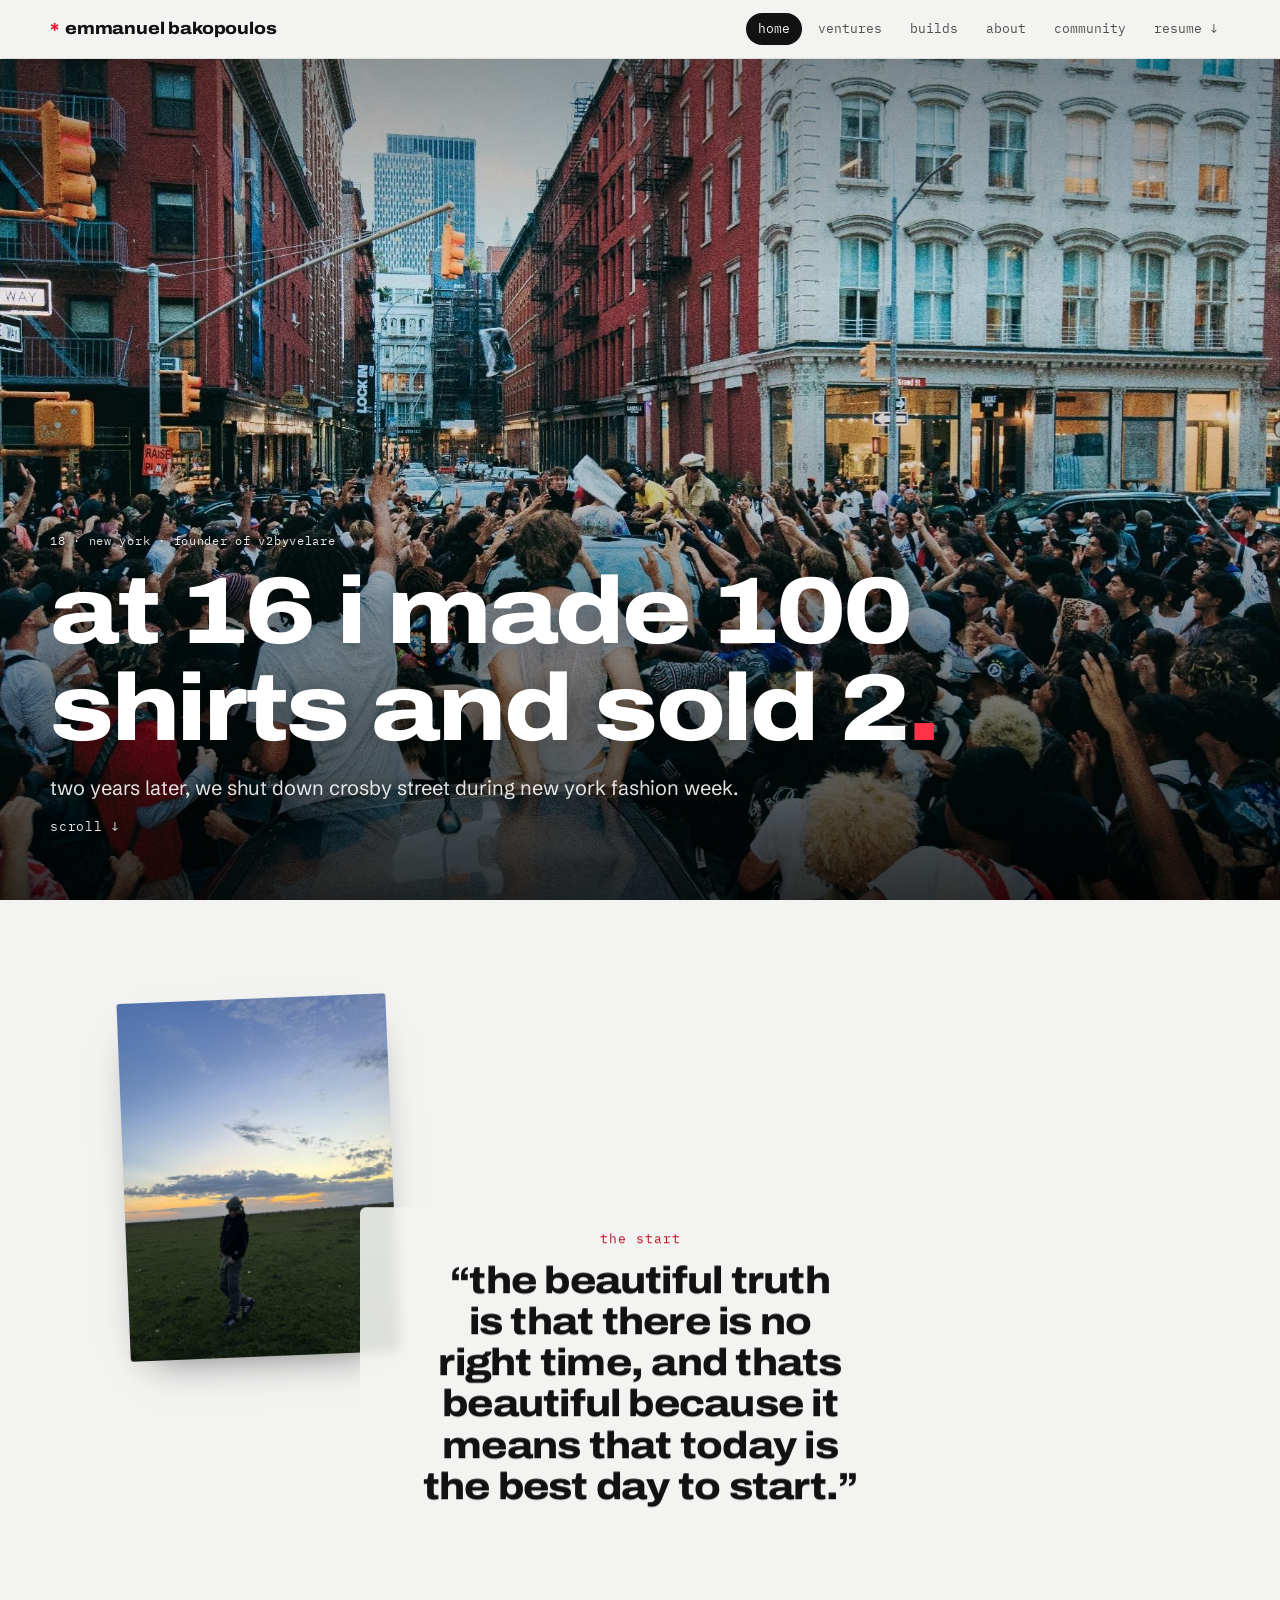
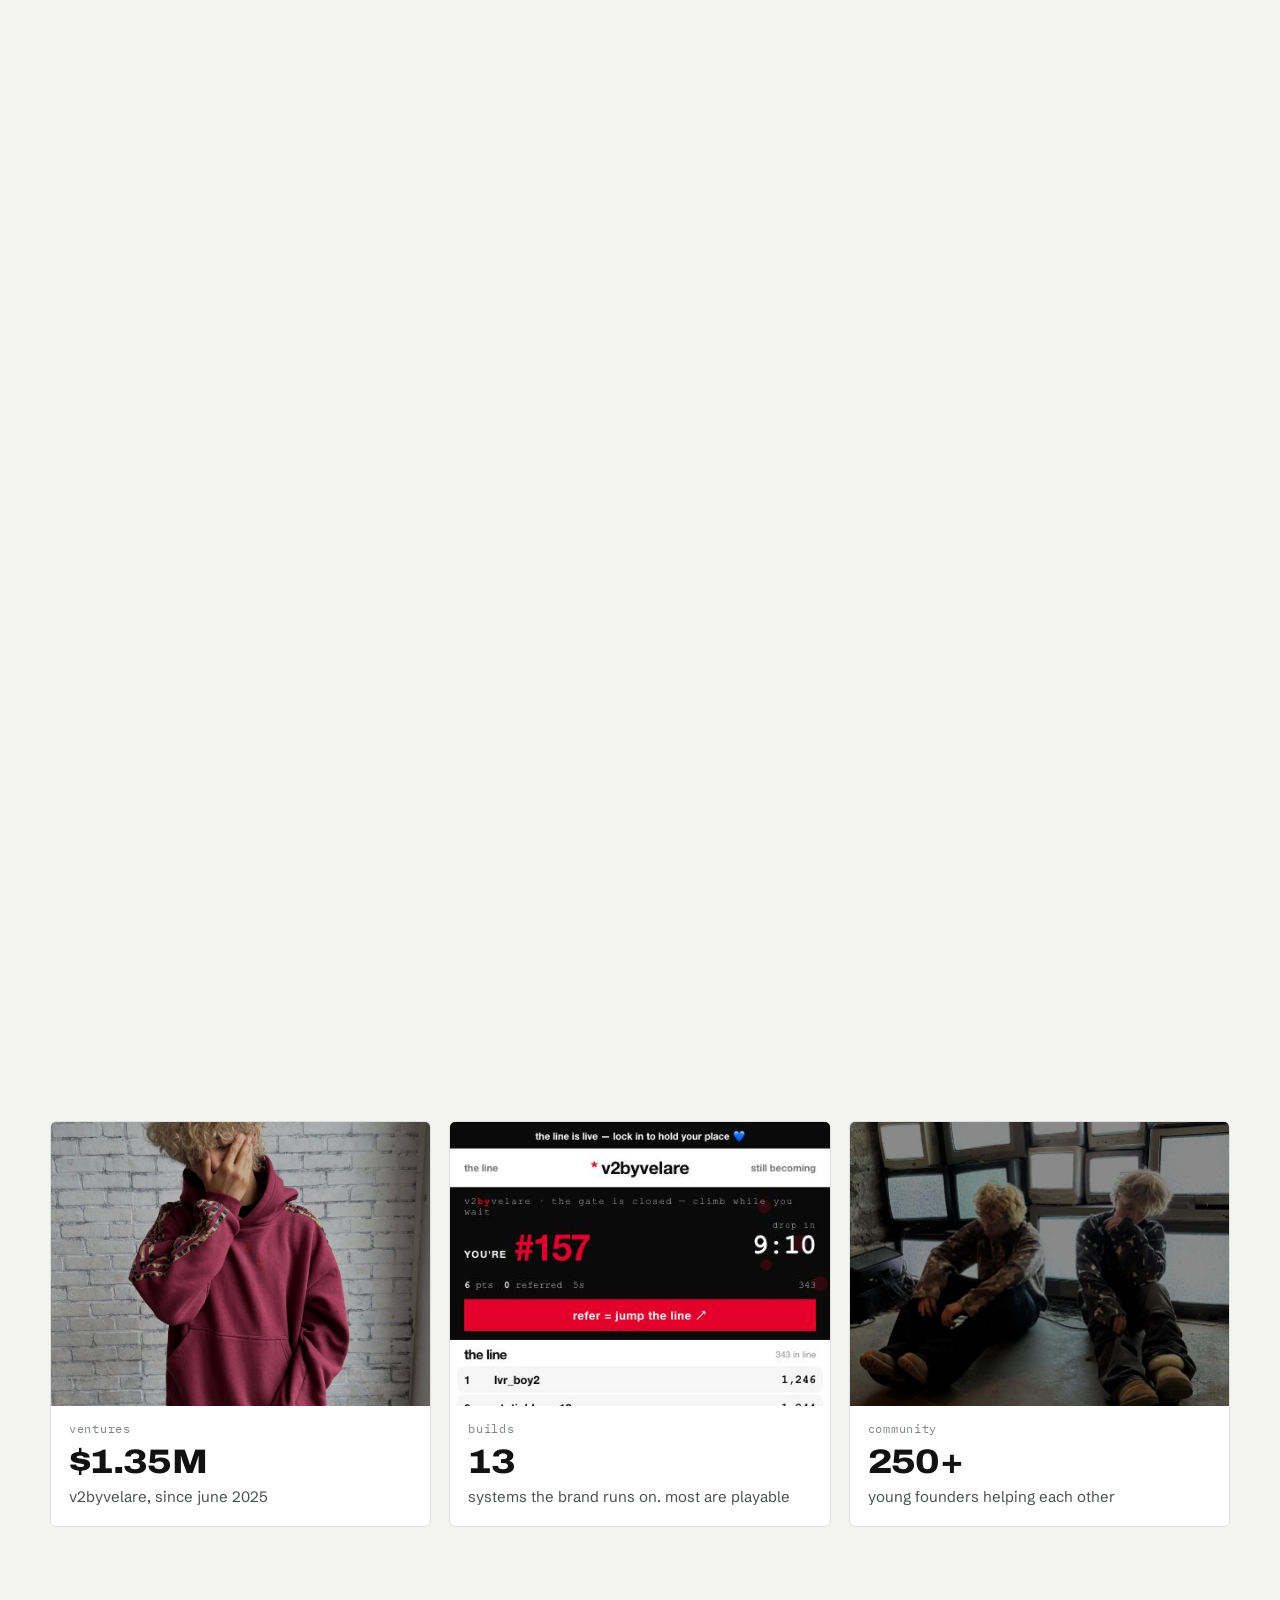
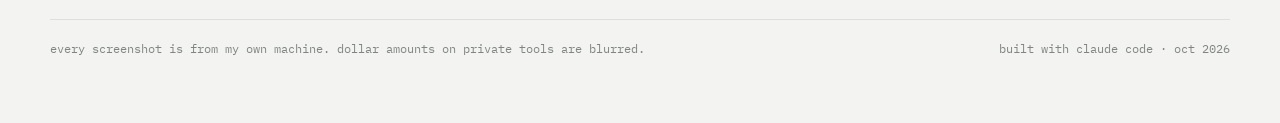
<file: index.html>
<!doctype html><html><head><meta charset=utf8><meta name=viewport content="width=device-width,initial-scale=1,viewport-fit=cover"><title>Emmanuel Bakopoulos</title><meta name="description" content="18, founder of v2byvelare. $1.35M bootstrapped apparel brand, and the software I built to run it."><meta property="og:title" content="Emmanuel Bakopoulos"><meta property="og:description" content="18, founder of v2byvelare. $1.35M bootstrapped apparel brand, and the software I built to run it."><meta property="og:image" content="https://emanswor1d.github.io/img/hero.jpg"><style>:root{color-scheme:light;box-sizing:border-box;padding-top:env(safe-area-inset-top,0px);padding-bottom:env(safe-area-inset-bottom,0px)}html{scroll-padding-top:env(safe-area-inset-top,0px)}body{margin:0;padding:0;font:14px -apple-system,BlinkMacSystemFont,sans-serif;background:#faf9f5;color:#141413}img{max-width:100%}[hidden]:not([hidden=until-found i]){display:none!important}</style></head><body>
<link rel="preconnect" href="https://fonts.googleapis.com">
<link rel="preconnect" href="https://fonts.gstatic.com" crossorigin>
<link rel="stylesheet" href="https://fonts.googleapis.com/css2?family=Archivo:wdth,wght@62..125,400..900&family=Schibsted+Grotesk:wght@400;500;600&family=IBM+Plex+Mono:wght@400;500&display=swap">
<style>
/* layout: one catalog of everything made, clothes and code. hang-tag labels in mono, wide lowercase display, real screenshots carry the page */
:root{
  --paper:#f3f4f2; --card:#ffffff; --ink:#111211; --ink-2:#4b4f4c; --ink-3:#808581;
  --rule:#dcdfdb; --rule-2:#e8eae6; --red:#e1122b; --red-ink:#b80d22; --green:#1f8a4c; --amber:#a86a00;
  --shot-bg:#e7e9e5; --bar-a:#b9beb9; --bar-b:#111211;
  --display:"Archivo","Helvetica Neue",Arial,sans-serif;
  --body:"Schibsted Grotesk",ui-sans-serif,system-ui,-apple-system,sans-serif;
  --mono:"IBM Plex Mono",ui-monospace,"SF Mono",Menlo,monospace;
}
@media (prefers-color-scheme:dark){:root:not([data-theme="light"]){
  --paper:#0e0f0e; --card:#161816; --ink:#eef0ed; --ink-2:#b3b8b3; --ink-3:#7d827d;
  --rule:#2a2d2a; --rule-2:#202320; --red:#ff3b50; --red-ink:#ff6b7c; --green:#4cc27f; --amber:#e3a33a;
  --shot-bg:#1d201d; --bar-a:#4a4f4a; --bar-b:#eef0ed; color-scheme:dark}}
:root[data-theme="dark"]{
  --paper:#0e0f0e; --card:#161816; --ink:#eef0ed; --ink-2:#b3b8b3; --ink-3:#7d827d;
  --rule:#2a2d2a; --rule-2:#202320; --red:#ff3b50; --red-ink:#ff6b7c; --green:#4cc27f; --amber:#e3a33a;
  --shot-bg:#1d201d; --bar-a:#4a4f4a; --bar-b:#eef0ed; color-scheme:dark}

*{box-sizing:border-box}
html{scroll-behavior:smooth}
html,body{overflow-x:clip}
body{background:var(--paper);color:var(--ink);font-family:var(--body);font-size:16px;line-height:1.55;-webkit-font-smoothing:antialiased;padding-inline:clamp(16px,4vw,48px);padding-block:0 64px}
a{color:inherit}
img{display:block;max-width:100%}
button{font:inherit;color:inherit}
:focus-visible{outline:2px solid var(--red);outline-offset:3px;border-radius:2px}
.wrap{max-width:1180px;margin-inline:auto}

/* header */
header.top{position:sticky;top:env(safe-area-inset-top,0px);z-index:20;background:color-mix(in srgb,var(--paper) 90%,transparent);backdrop-filter:blur(10px);-webkit-backdrop-filter:blur(10px);border-bottom:1px solid var(--rule);margin-inline:calc(-1*clamp(16px,4vw,48px));padding-inline:clamp(16px,4vw,48px)}
.bar{max-width:1180px;margin-inline:auto;display:flex;align-items:center;gap:20px;min-height:58px;flex-wrap:wrap}
.mark{font-family:var(--display);font-weight:800;font-stretch:112%;font-size:17px;letter-spacing:-.01em;text-decoration:none;display:flex;align-items:baseline;gap:6px;white-space:nowrap}
.mark .ast{color:var(--red);font-size:22px;line-height:0;position:relative;top:4px}
nav.tabs{display:flex;gap:4px;margin-left:auto}
nav.tabs a{font-family:var(--mono);font-size:13px;text-decoration:none;padding:6px 12px;border-radius:999px;color:var(--ink-2)}
nav.tabs a:hover{color:var(--ink);background:var(--rule-2)}
nav.tabs a[aria-current="page"]{color:var(--paper);background:var(--ink)}

/* type */
.eyebrow{font-family:var(--mono);font-size:12px;letter-spacing:.06em;color:var(--ink-3);text-transform:lowercase}
h1,h2,h3{font-family:var(--display);font-weight:800;font-stretch:118%;letter-spacing:-.025em;line-height:1.02;margin:0;text-wrap:balance}
h1{font-size:clamp(34px,6.2vw,76px)}
h2{font-size:clamp(28px,4vw,46px)}
h3{font-size:clamp(20px,2.2vw,26px);font-stretch:110%;letter-spacing:-.015em}
p{margin:0}
.lede{font-size:clamp(17px,1.6vw,20px);color:var(--ink-2);max-width:58ch}
.mono{font-family:var(--mono)}

section.view{padding-top:clamp(36px,6vw,72px)}
section.view[hidden]{display:none}

/* intro */
.intro{display:grid;gap:22px;padding-bottom:clamp(32px,5vw,56px);border-bottom:1px solid var(--rule)}
.intro h1 .r{color:var(--red)}
.facts{display:flex;flex-wrap:wrap;gap:8px 22px;font-family:var(--mono);font-size:13px;color:var(--ink-2)}
.facts b{color:var(--ink);font-weight:500}

/* tags + status */
.tag{font-family:var(--mono);font-size:11.5px;color:var(--ink-2);border:1px solid var(--rule);border-radius:3px;padding:1px 7px;white-space:nowrap}
.status{display:inline-flex;align-items:center;gap:7px;font-family:var(--mono);font-size:12px;color:var(--ink-2)}
.status::before{content:"";width:7px;height:7px;border-radius:50%;background:var(--ink-3);flex:none}
.status.live::before{background:var(--green);box-shadow:0 0 0 3px color-mix(in srgb,var(--green) 22%,transparent)}
.status.built::before{background:var(--amber)}
.status.killed::before{background:var(--red)}

/* work grid */
.gridhead{display:flex;justify-content:space-between;align-items:baseline;gap:16px;flex-wrap:wrap;padding:clamp(28px,4vw,44px) 0 18px}
.grid{display:grid;grid-template-columns:repeat(auto-fill,minmax(min(100%,340px),1fr));gap:18px}
.card{display:flex;flex-direction:column;background:var(--card);border:1px solid var(--rule);border-radius:6px;overflow:hidden;text-decoration:none;color:inherit;min-width:0;transition:transform .18s ease,border-color .18s ease}
.card:hover{transform:translateY(-3px);border-color:var(--ink-3)}
.card .thumb{aspect-ratio:16/10;background:var(--shot-bg);overflow:hidden;position:relative;border-bottom:1px solid var(--rule)}
.card .thumb img{width:100%;height:100%;object-fit:cover;object-position:top center}
.card .thumb.phone{display:flex;justify-content:center;align-items:flex-start;gap:10px;padding:16px 16px 0}
.card .thumb.phone img{width:31%;height:auto;object-fit:contain;border-radius:10px 10px 0 0;border:1px solid var(--rule)}
.card .thumb.text{display:flex;align-items:center;justify-content:center;padding:20px}
.card .body{padding:16px 18px 18px;display:flex;flex-direction:column;gap:8px;flex:1}
.card .row{display:flex;justify-content:space-between;align-items:center;gap:10px}
.card p{color:var(--ink-2);font-size:15px}
.card .meta{display:flex;gap:6px;flex-wrap:wrap;margin-top:auto;padding-top:6px}

/* pipeline mini (signaller) */
.pipe{display:flex;flex-wrap:wrap;gap:6px;align-items:center;justify-content:center;font-family:var(--mono);font-size:12px}
.pipe span{border:1px solid var(--ink-3);border-radius:3px;padding:4px 8px;background:var(--card)}
.pipe i{font-style:normal;color:var(--ink-3)}

/* detail */
.back{font-family:var(--mono);font-size:13px;text-decoration:none;color:var(--ink-2);display:inline-flex;gap:6px}
.back:hover{color:var(--red)}
.dhead{display:grid;gap:16px;padding:18px 0 28px;border-bottom:1px solid var(--rule)}
.dhead .row{display:flex;gap:10px 18px;flex-wrap:wrap;align-items:center}
.gallery{display:flex;gap:16px;overflow-x:auto;scroll-snap-type:x mandatory;padding:28px 2px 18px;margin-inline:-2px;scrollbar-width:thin}
.gallery figure{margin:0;scroll-snap-align:start;flex:none;display:flex;flex-direction:column;gap:10px;width:min(860px,86%)}
.gallery figure.ph{width:250px}
.gallery figure.mid{width:min(420px,80%)}
.shot{background:var(--shot-bg);border:1px solid var(--rule);border-radius:6px;overflow:hidden;cursor:zoom-in;padding:0;display:block;width:100%}
.ph .shot{border-radius:22px;border:6px solid var(--ink);background:var(--ink)}
.ph .shot img{border-radius:15px}
figcaption{font-family:var(--mono);font-size:12px;color:var(--ink-3)}
.hint{font-family:var(--mono);font-size:12px;color:var(--ink-3)}

.cols{display:grid;grid-template-columns:minmax(0,1.35fr) minmax(0,1fr);gap:clamp(28px,5vw,64px);padding-top:28px}
@media (max-width:820px){.cols{grid-template-columns:1fr}}
.prose{display:grid;gap:16px;max-width:62ch}
.prose h4,.side h4{font-family:var(--mono);font-weight:500;font-size:12px;letter-spacing:.06em;color:var(--ink-3);margin:10px 0 -6px;text-transform:lowercase}
.prose p{color:var(--ink-2)}
.prose ul{margin:0;padding-left:18px;color:var(--ink-2);display:grid;gap:6px}
.side{display:grid;gap:18px;align-content:start}
.nums{list-style:none;margin:0;padding:0;border-top:1px solid var(--rule)}
.nums li{display:grid;grid-template-columns:minmax(84px,auto) 1fr;gap:14px;padding:11px 0;border-bottom:1px solid var(--rule);align-items:baseline}
.nums b{font-family:var(--display);font-stretch:110%;font-weight:800;font-size:22px;letter-spacing:-.02em;font-variant-numeric:tabular-nums;white-space:nowrap}
.nums span{color:var(--ink-2);font-size:14.5px}
.stack{display:flex;gap:6px;flex-wrap:wrap}
.note{border-left:2px solid var(--red);padding:2px 0 2px 14px;color:var(--ink-2);font-size:15px}
.ext{font-family:var(--mono);font-size:13px;color:var(--red-ink)}
.pager{display:flex;justify-content:space-between;gap:16px;margin-top:48px;padding-top:20px;border-top:1px solid var(--rule);font-family:var(--mono);font-size:13px}
.pager a{text-decoration:none;color:var(--ink-2)}
.pager a:hover{color:var(--red)}

/* before/after */
.ba{display:grid;grid-template-columns:repeat(2,minmax(0,1fr));gap:14px;max-width:760px;padding-top:28px}
.ba figure{margin:0;display:grid;gap:8px}
.ba .frame{aspect-ratio:4/5;background:#fff;border:1px solid var(--rule);border-radius:6px;overflow:hidden;display:flex;align-items:center;justify-content:center}
.ba .frame img{width:100%;height:100%;object-fit:contain}
.chips{display:flex;gap:6px;flex-wrap:wrap}
.chip{font-family:var(--mono);font-size:12.5px;border:1px solid var(--rule);background:var(--card);border-radius:999px;padding:5px 12px;cursor:pointer;display:inline-flex;align-items:center;gap:7px}
.chip i{width:10px;height:10px;border-radius:50%;display:inline-block;border:1px solid var(--rule)}
.chip[aria-pressed="true"]{border-color:var(--ink);background:var(--ink);color:var(--paper)}

/* charts */
.chart{background:var(--card);border:1px solid var(--rule);border-radius:6px;padding:18px 18px 12px;margin-top:28px}
.chart svg{width:100%;height:auto;display:block;overflow:visible}
.chart svg text{fill:var(--ink-3);font-family:var(--mono);font-size:11px}
.chart .cap{display:flex;justify-content:space-between;gap:12px;flex-wrap:wrap;margin-bottom:10px}
.chart .cap b{font-weight:600}
.legend{display:flex;gap:14px;font-family:var(--mono);font-size:12px;color:var(--ink-2)}
.legend i{display:inline-block;width:10px;height:10px;border-radius:2px;margin-right:6px;vertical-align:-1px}
.tip{position:fixed;z-index:60;pointer-events:none;background:var(--ink);color:var(--paper);font-family:var(--mono);font-size:12px;padding:6px 9px;border-radius:4px;white-space:nowrap}

/* clothes */
.drops{display:grid;gap:clamp(40px,6vw,72px);padding-top:clamp(28px,4vw,44px)}
.drop{display:grid;grid-template-columns:minmax(0,280px) minmax(0,1fr);gap:clamp(18px,3vw,40px);align-items:start}
@media (max-width:760px){.drop{grid-template-columns:1fr}}
.drop .info{display:grid;gap:10px;position:sticky;top:84px}
@media (max-width:760px){.drop .info{position:static}}
.drop .info p{color:var(--ink-2);font-size:15px}
.drop .big{font-family:var(--display);font-weight:800;font-stretch:115%;font-size:clamp(26px,3vw,34px);letter-spacing:-.02em;line-height:1}
.strip{display:flex;gap:12px;overflow-x:auto;scroll-snap-type:x mandatory;padding-bottom:10px}
.strip button{flex:none;width:clamp(180px,24vw,260px);aspect-ratio:3/4;padding:0;border:0;border-radius:4px;overflow:hidden;background:var(--shot-bg);cursor:zoom-in;scroll-snap-align:start}
.strip button img{width:100%;height:100%;object-fit:cover}
.strip .empty{flex:none;width:clamp(180px,24vw,260px);aspect-ratio:3/4;border:1px dashed var(--rule);border-radius:4px;display:flex;align-items:center;justify-content:center;text-align:center;padding:18px;font-family:var(--mono);font-size:12px;color:var(--ink-3)}

/* about */
.about-top{display:grid;grid-template-columns:minmax(0,1fr) minmax(0,.8fr);gap:clamp(28px,5vw,64px);align-items:start}
@media (max-width:820px){.about-top{grid-template-columns:1fr}}
.about-top .photo{border-radius:6px;overflow:hidden;border:1px solid var(--rule)}
.story{display:grid;gap:16px;max-width:60ch;font-size:17px}
.story p{color:var(--ink-2)}
.story p:first-child{color:var(--ink);font-size:clamp(19px,1.8vw,22px)}
.tl{list-style:none;margin:28px 0 0;padding:0;border-top:1px solid var(--rule)}
.tl li{display:grid;grid-template-columns:96px minmax(0,1fr);gap:16px;padding:12px 0;border-bottom:1px solid var(--rule);align-items:baseline}
.tl time{font-family:var(--mono);font-size:12.5px;color:var(--ink-3)}
.tl li.next time{color:var(--red-ink)}
.quotes{display:grid;grid-template-columns:repeat(auto-fit,minmax(min(100%,260px),1fr));gap:18px;margin-top:28px}
.quotes blockquote{margin:0;background:var(--card);border:1px solid var(--rule);border-radius:6px;padding:20px;display:flex;flex-direction:column;gap:12px;justify-content:space-between}
.quotes p{font-family:var(--display);font-stretch:105%;font-weight:600;font-size:19px;line-height:1.25;letter-spacing:-.01em}
.quotes cite{font-family:var(--mono);font-style:normal;font-size:12px;color:var(--ink-3)}
.contact{display:grid;gap:12px;margin-top:28px;background:var(--card);border:1px solid var(--rule);border-radius:6px;padding:22px}
.contact .line{display:flex;gap:10px 16px;flex-wrap:wrap;align-items:center;font-family:var(--mono);font-size:14px}
.contact .line span{color:var(--ink-3);min-width:70px}
.copy{font-family:var(--mono);font-size:12px;border:1px solid var(--rule);background:transparent;border-radius:3px;padding:3px 9px;cursor:pointer}
.copy:hover{border-color:var(--ink)}
.sub{padding-top:clamp(44px,6vw,72px)}
.sub>h2{margin-bottom:6px}


/* lightbox */
.lb{position:fixed;inset:0;z-index:80;background:rgba(8,9,8,.92);display:flex;flex-direction:column;align-items:center;justify-content:center;gap:12px;padding:20px}
.lb img{max-width:min(1400px,100%);max-height:calc(100% - 70px);object-fit:contain;border-radius:4px}
.lb .lbbar{display:flex;gap:10px;align-items:center;font-family:var(--mono);font-size:12.5px;color:#cfd3cf}
.lb button{background:transparent;border:1px solid #555;color:#eee;border-radius:3px;padding:5px 12px;cursor:pointer;font-family:var(--mono);font-size:12.5px}

[hidden]{display:none!important}
.adi{width:100vw;margin-left:calc(50% - 50vw);background:#0f100f;color:#f1f2ef;padding:clamp(48px,7vw,96px) max(clamp(16px,4vw,48px),calc((100vw - 1180px)/2));display:grid;gap:clamp(28px,4vw,48px)}
.aditop{display:grid;gap:14px;max-width:62ch}
.aditop .eyebrow{color:#ff5a6b}
.adibig{font-family:var(--display);font-weight:800;font-stretch:115%;font-size:clamp(30px,4.4vw,60px);line-height:1.02;letter-spacing:-.03em;text-wrap:balance}
.adibig .r{color:#ff3348}
.aditop p:not(.adibig){color:#c3c8c2;font-size:17px}
.vsrow{display:grid;grid-template-columns:minmax(0,3fr) minmax(0,2fr);gap:clamp(18px,3vw,40px)}
.vs{display:grid;grid-auto-flow:column;grid-auto-columns:minmax(0,1fr);gap:10px;padding-top:14px;border-top:2px solid #e1122b}
.vs figure{margin:0;display:grid;gap:8px;align-content:start}
.vs button{padding:0;border:0;background:#1b1d1b;border-radius:3px;overflow:hidden;cursor:zoom-in}
.vs img{width:100%;aspect-ratio:3/4;object-fit:cover}
.vs figcaption{font-family:var(--mono);font-size:12px;color:#9aa09a}
.vs figcaption b{color:#f1f2ef;font-weight:500;margin-right:6px}
@media (max-width:760px){.vsrow{grid-template-columns:1fr}}

/* engine demo: same dark contact-sheet look as the reel strip */
.trybox.dm-engine{background:#0b0c0b;border-color:#0b0c0b;--paper:#0b0c0b;--card:#121412;--ink:#eef0ed;--ink-2:#b3b8b3;--ink-3:#7d827d;--rule:#262926;--rule-2:#1b1d1b;--bar-a:#4a4f4a;--bar-b:#e1122b;color:var(--ink);padding:clamp(16px,3vw,28px)}
.trybox.dm-engine .dm-s{background:transparent;border:0;border-top:2px solid #e1122b;border-radius:0;padding:10px 0 0}
.trybox.dm-engine .dm-chart,.trybox.dm-engine .dm-theory{background:transparent;border-color:#262926;border-radius:0}
.trybox.dm-engine .dm-c{background:transparent;border-color:#333733;color:#d9ddd8}
.trybox.dm-engine .dm-c[aria-pressed="true"]{background:#eef0ed;color:#0b0c0b;border-color:#eef0ed}
.trybox.dm-engine .dm-bar div{background:#e1122b}
.trybox.dm-engine .dm-vs div{border-radius:0;border-color:#262926}

.phero.split{display:grid;grid-template-columns:minmax(0,1fr) minmax(0,.9fr);background:#0f100f}
.phero.split::after{display:none}
.phero.split img{position:relative;grid-column:2;grid-row:1;height:100%}
.phero.split .herotext h1{font-size:clamp(32px,4.2vw,60px)}
.phero.split .herotext{position:relative;align-self:center!important;grid-column:1;grid-row:1;align-self:end;left:auto;right:auto;bottom:auto;padding:0 clamp(16px,4vw,56px) clamp(28px,6vw,64px) max(clamp(16px,4vw,48px),calc((100vw - 1180px)/2))}
@media (max-width:760px){.phero.split{grid-template-columns:1fr;grid-template-rows:58% 42%;height:auto;min-height:0}.phero.split img{grid-column:1;grid-row:1;height:52svh}.phero.split .herotext{grid-column:1;grid-row:2;padding:24px 16px 32px}}
.phero.collage{background:#0b0c0b}
.phero.collage::after{background:linear-gradient(90deg,rgba(11,12,11,.96) 0%,rgba(11,12,11,.75) 38%,rgba(11,12,11,.05) 70%),linear-gradient(0deg,rgba(11,12,11,.6),rgba(11,12,11,0) 40%)}
.cl{position:absolute;inset:0}
.phero .cl img{position:absolute;border-radius:6px;box-shadow:0 30px 60px -20px rgba(0,0,0,.8);animation:none;height:auto;inset:auto;object-fit:contain}
.phero .cl .c1{width:46%;right:-4%;top:4%;transform:rotate(-2deg)}
.phero .cl .c2{width:26%;right:2%;top:44%;transform:rotate(3deg)}
.phero .cl .c3{width:11%;right:30%;top:38%;transform:rotate(4deg);border-radius:12px}
.phero .cl .c4{width:11%;right:43%;top:-3%;transform:rotate(-6deg)}
.phero .cl .c5{width:22%;right:20%;top:73%;transform:rotate(-3deg)}
.phero .cl .c6{width:10%;right:42%;top:46%;transform:rotate(-4deg);border-radius:10px}
.phero .cl .c7{width:9%;right:8%;top:76%;transform:rotate(5deg);background:#fff}
.phero .cl .c8{width:20%;right:28%;top:22%;transform:rotate(1deg)}
.phero .cl .c9{width:18%;right:-3%;top:70%;transform:rotate(-4deg)}
.phero .cl .c10{width:24%;right:40%;top:76%;transform:rotate(2deg)}
.phero.collage .herotext h1{max-width:12ch;font-size:clamp(34px,5vw,72px)}
.phero.collage .herotext .lede{max-width:44ch}
@media (max-width:760px){.phero .cl .c1{width:80%;right:-20%}.phero .phero .cl .c2{width:75%;right:5%;top:30%}.phero .phero .cl .c3{width:34%;right:-4%;top:48%}.phero .phero .cl .c4{width:32%;right:52%;top:2%}.phero .phero .cl .c5,.phero .cl .c8,.phero .cl .c10{display:none}}

.note2{border-left:3px solid var(--ink);padding-left:14px;color:var(--ink)!important;font-size:16px}
.give b{display:block;font-family:var(--display);font-weight:800;font-stretch:118%;font-size:clamp(56px,9vw,120px);letter-spacing:-.04em;line-height:.95;color:var(--red-ink)}
.give span{display:block;margin-top:10px;color:var(--ink-2);font-size:17px}
.giverows{display:grid;grid-template-columns:repeat(auto-fit,minmax(min(100%,220px),1fr));gap:0 28px;border-top:2px solid var(--ink)}
.giverows div{padding:16px 0;border-bottom:1px solid var(--rule)}
.giverows b{display:block;font-family:var(--display);font-weight:800;font-stretch:112%;font-size:28px;letter-spacing:-.02em}
.giverows span{display:block;margin-top:4px;color:var(--ink-2);font-size:15px}

/* page heroes + editorial sections (shared by ventures, builds, about, community) */
.phero{position:relative;width:100vw;margin-left:calc(50% - 50vw);height:min(82vh,860px);height:min(82svh,860px);min-height:480px;overflow:hidden;background:#111}
.phero img{position:absolute;inset:0;width:100%;height:100%;object-fit:cover;animation:heroin 2s cubic-bezier(.2,.8,.2,1) both}
.phero::after{content:"";position:absolute;inset:0;background:linear-gradient(180deg,rgba(0,0,0,.25) 0%,rgba(0,0,0,0) 30%,rgba(0,0,0,.2) 55%,rgba(0,0,0,.8) 100%)}
.phero .herotext h1{font-size:clamp(36px,6vw,84px);max-width:16ch}
.bignums{display:grid;grid-template-columns:repeat(auto-fit,minmax(min(100%,170px),1fr));gap:24px 32px;padding-block:clamp(32px,5vw,56px);border-bottom:1px solid var(--rule)}
.bignums b{display:block;font-family:var(--display);font-weight:800;font-stretch:115%;font-size:clamp(30px,3.6vw,46px);letter-spacing:-.025em;line-height:1;font-variant-numeric:tabular-nums}
.bignums span{display:block;margin-top:8px;color:var(--ink-2);font-size:14.5px}
.sec{display:grid;grid-template-columns:minmax(0,260px) minmax(0,1fr);gap:clamp(18px,4vw,64px);padding-block:clamp(44px,6vw,80px);border-bottom:1px solid var(--rule)}
.sec>h2{font-size:clamp(22px,2.4vw,30px);position:sticky;top:84px;align-self:start}
.sec>*:not(h2){min-width:0}
@media (max-width:820px){.sec{grid-template-columns:1fr}.sec>h2{position:static}}
.secbody{display:grid;gap:18px;max-width:68ch}
.secbody.wide{max-width:none}
.secbody .chart{margin-top:0}
.big{font-family:var(--display);font-weight:600;font-stretch:104%;font-size:clamp(20px,2vw,26px);line-height:1.3;letter-spacing:-.01em;color:var(--ink)!important;text-wrap:pretty}
.secbody p:not(.big){color:var(--ink-2)}
.voices{display:grid;gap:10px}
.voices q{font-family:var(--display);font-weight:700;font-size:clamp(18px,1.8vw,22px);letter-spacing:-.01em;border-left:3px solid var(--red);padding-left:14px;quotes:"“" "”"}
.src{font-family:var(--mono);font-size:12px;color:var(--ink-3)!important}
.flow{list-style:none;margin:0;padding:0;display:grid;grid-template-columns:repeat(auto-fit,minmax(min(100%,190px),1fr));gap:0;border-top:2px solid var(--ink);counter-reset:f}
.flow li{counter-increment:f;padding:16px 18px 18px 0;border-right:1px solid var(--rule);display:grid;gap:8px;align-content:start}
.flow li:last-child{border-right:0}
.flow li::before{content:counter(f);font-family:var(--mono);font-size:12px;color:var(--red-ink)}
.flow b{font-family:var(--display);font-stretch:112%;font-size:22px;letter-spacing:-.015em}
.flow span{color:var(--ink-2);font-size:15px}
@media (max-width:820px){.flow li{border-right:0;border-bottom:1px solid var(--rule);padding-left:0}}
.findings{display:grid;gap:0}
.finding{display:grid;grid-template-columns:minmax(110px,180px) minmax(0,1fr);gap:24px;padding-block:22px;border-top:1px solid var(--rule);align-items:baseline}
.finding:first-child{border-top:2px solid var(--ink)}
.finding b{font-family:var(--display);font-weight:800;font-stretch:115%;font-size:clamp(34px,4vw,52px);letter-spacing:-.03em;line-height:1;color:var(--red-ink)}
.finding p{color:var(--ink-2);font-size:17px;max-width:62ch}
@media (max-width:560px){.finding{grid-template-columns:1fr;gap:8px}}
.vrows{display:grid}
.vrow{display:grid;grid-template-columns:110px minmax(0,240px) minmax(0,1fr);gap:16px;padding-block:18px;border-top:1px solid var(--rule);text-decoration:none;color:inherit;align-items:baseline}
.vrow:first-child{border-top:2px solid var(--ink)}
a.vrow:hover b{color:var(--red-ink)}
.vrow .yr{font-family:var(--mono);font-size:12.5px;color:var(--ink-3)}
.vrow b{font-family:var(--display);font-stretch:110%;font-size:20px;letter-spacing:-.01em}
.vrow p{color:var(--ink-2)}
@media (max-width:700px){.vrow{grid-template-columns:1fr;gap:4px}}
.drops{padding-top:0}
.drop .info{top:96px}
.story2{display:grid;gap:clamp(48px,8vw,110px);padding-block:clamp(48px,7vw,96px);border-bottom:1px solid var(--rule)}
.srow{display:grid;grid-template-columns:minmax(0,1.1fr) minmax(0,.9fr);gap:clamp(24px,5vw,72px);align-items:center}
.srow.flip .stext{order:2}
.srow img{width:100%;max-height:640px;object-fit:cover;border-radius:3px}
.stext{display:grid;gap:14px}
.stext .yr{font-family:var(--mono);font-size:12.5px;letter-spacing:.06em;color:var(--red-ink)}
.stext .big{font-size:clamp(24px,2.8vw,38px);font-weight:800;font-stretch:110%;line-height:1.12;letter-spacing:-.02em}
.stext p:not(.big){color:var(--ink-2);font-size:17px;max-width:52ch}
@media (max-width:760px){.srow{grid-template-columns:1fr}.srow.flip .stext{order:0}.srow img{max-height:460px}}
.also{display:grid;grid-template-columns:repeat(auto-fit,minmax(min(100%,200px),1fr));gap:28px}
.also b{display:block;font-family:var(--display);font-weight:800;font-stretch:112%;font-size:clamp(26px,3vw,36px);letter-spacing:-.02em}
.also span{display:block;margin-top:6px;color:var(--ink-2)}
.tl{margin:0;border-top:2px solid var(--ink)}
.tl li{grid-template-columns:120px minmax(0,1fr);padding:14px 0;font-size:17px}
.tl time{font-size:13px}
.band{width:100vw;margin-left:calc(50% - 50vw);background:#0f100f;color:#f1f2ef;padding-block:clamp(56px,8vw,110px)}
.bandin{max-width:1180px;margin-inline:auto;padding-inline:clamp(16px,4vw,48px);display:grid;grid-template-columns:repeat(2,minmax(0,1fr));gap:clamp(36px,5vw,72px) clamp(28px,5vw,64px)}
@media (max-width:760px){.bandin{grid-template-columns:1fr}}
.band blockquote{margin:0;display:grid;gap:14px}
.band p{font-family:var(--display);font-weight:800;font-stretch:110%;font-size:clamp(22px,2.6vw,34px);line-height:1.12;letter-spacing:-.02em;text-wrap:balance}
.band cite{font-family:var(--mono);font-style:normal;font-size:12.5px;color:#9aa09a}
.contact2{display:grid;gap:18px}
.contact2 .mail{display:flex;gap:14px;align-items:center;flex-wrap:wrap}
.contact2 .mail b{font-family:var(--display);font-weight:800;font-stretch:110%;font-size:clamp(22px,3.4vw,44px);letter-spacing:-.02em;overflow-wrap:anywhere}
.contact2 .links{display:flex;gap:10px 26px;flex-wrap:wrap;font-family:var(--mono);font-size:14px}
.contact2 .links a{text-decoration:none;border-bottom:1px solid var(--rule)}
.contact2 .links a:hover{color:var(--red-ink);border-color:var(--red)}
.pulls{display:grid;gap:16px}
.pulls p{font-family:var(--display);font-weight:700;font-size:clamp(18px,1.8vw,22px);line-height:1.3;color:var(--ink)!important;border-left:3px solid var(--red);padding-left:14px}
.steps2{margin:0;padding:0;list-style:none;counter-reset:st;display:grid;grid-template-columns:repeat(auto-fill,minmax(min(100%,220px),1fr));gap:0 24px;border-top:2px solid var(--ink)}
.steps2 li{counter-increment:st;display:flex;gap:12px;padding:12px 0;border-bottom:1px solid var(--rule);font-size:16px}
.steps2 li::before{content:counter(st,decimal-leading-zero);font-family:var(--mono);font-size:12px;color:var(--red-ink);padding-top:3px}
.irl2{display:grid;grid-template-columns:repeat(3,minmax(0,1fr));gap:18px}
@media (max-width:760px){.irl2{grid-template-columns:1fr}}
.irl2 figure{margin:0;display:grid;gap:10px;align-content:start}
.irl2 img{width:100%;aspect-ratio:4/5;object-fit:cover;border-radius:3px}
.irl2 figcaption{font-family:var(--body);font-size:15px;color:var(--ink-2)}
.irl2 figcaption b{display:block;font-family:var(--mono);font-weight:500;font-size:12px;color:var(--ink-3);margin-bottom:4px}
.grid .card{border:0;background:transparent;border-radius:0}
.grid .card .thumb{border-radius:4px;border:1px solid var(--rule)}
.grid .card .body{padding:14px 2px 6px}
.grid .card:hover{transform:none}
.grid .card:hover .thumb{border-color:var(--ink-3)}
.grid .card:hover h3{color:var(--red-ink)}

.hero{position:relative;width:100vw;margin-left:calc(50% - 50vw);height:calc(100vh - 59px);height:calc(100svh - 59px);min-height:500px;overflow:hidden;background:#111}
.hero img{position:absolute;inset:0;width:100%;height:100%;object-fit:cover;object-position:50% 40%;animation:heroin 2.2s cubic-bezier(.2,.8,.2,1) both}
.hero::after{content:"";position:absolute;inset:0;background:linear-gradient(180deg,rgba(0,0,0,.35) 0%,rgba(0,0,0,0) 28%,rgba(0,0,0,.15) 55%,rgba(0,0,0,.78) 100%)}
.herotext{position:absolute;z-index:2;left:clamp(16px,4vw,48px);right:clamp(16px,4vw,48px);bottom:clamp(28px,6vw,64px);display:grid;gap:14px;max-width:1180px;margin-inline:auto;color:#fff}
.herotext h1{font-size:clamp(40px,7.4vw,104px);max-width:13ch;color:#fff;text-shadow:0 2px 30px rgba(0,0,0,.35)}
.herotext .r{color:#ff3348}
.herotext .eyebrow,.herotext .scrollcue{color:rgba(255,255,255,.9);text-shadow:0 1px 12px rgba(0,0,0,.9),0 0 3px rgba(0,0,0,.8)}
.herotext .lede{text-shadow:0 1px 14px rgba(0,0,0,.8)}
.herotext .lede{color:rgba(255,255,255,.88)}
.scrollcue{font-family:var(--mono);font-size:12.5px;letter-spacing:.06em}
#v-home,#v-ventures,#v-builds,#v-about,#v-community{padding-top:0}
@media (max-width:560px){.hero{height:calc(100svh - 92px)}}
@keyframes heroin{from{transform:scale(1.08);filter:brightness(.7)}to{transform:scale(1);filter:none}}
@media (prefers-reduced-motion:reduce){.hero img{animation:none}}
/* home: one screen that fills with photos as you scroll, era by era, with one quote per era in the middle */
.gh{display:grid;gap:18px;justify-items:center;text-align:center;padding:clamp(40px,9vw,120px) 0 clamp(20px,4vw,40px)}
.gh h1{max-width:16ch}
.gh .r{color:var(--red)}
.stagewrap{height:900vh;width:100vw;margin-left:calc(50% - 50vw);position:relative}
.stage{position:sticky;top:0;height:100vh;height:100svh;overflow:hidden}
.sp{position:absolute;left:0;top:0;padding:0;border:0;background:var(--shot-bg);border-radius:3px;overflow:hidden;cursor:zoom-in;box-shadow:0 18px 40px -22px rgba(0,0,0,.6);opacity:0;transform:translate(var(--x),var(--y)) rotate(var(--r)) scale(.62);transition:opacity .55s ease,transform .75s cubic-bezier(.2,.9,.25,1.15);will-change:transform}
.sp.on{opacity:1;transform:translate(var(--x),var(--y)) rotate(var(--r)) scale(1)}
.sp img{width:100%;height:100%;object-fit:cover}
.bbox{position:absolute;left:50%;top:52%;transform:translate(-50%,-50%);z-index:900;display:grid;gap:12px;justify-items:center;text-align:center;width:min(560px,86vw);padding:22px 26px;border-radius:6px;background:color-mix(in srgb,var(--paper) 90%,transparent);backdrop-filter:blur(6px);-webkit-backdrop-filter:blur(6px);transition:opacity .4s ease}
.bbox.swap{opacity:0}
.bbox .yr:empty{display:none}
.bbox .yr{font-family:var(--mono);font-size:12.5px;letter-spacing:.08em;color:var(--red-ink)}
.gbelief{font-family:var(--display);font-weight:800;font-stretch:112%;letter-spacing:-.02em;line-height:1.08;font-size:clamp(22px,3vw,38px);text-wrap:balance;margin:0}
.gend{display:grid;gap:18px;padding-block:clamp(40px,6vw,80px) 20px}

.tag.play{color:var(--red-ink);border-color:color-mix(in srgb,var(--red) 45%,var(--rule))}
.try{padding-top:28px;display:grid;gap:10px}
.tryhead{display:flex;gap:8px 16px;flex-wrap:wrap;align-items:baseline}
.trybox{background:var(--card);border:1px solid var(--rule);border-radius:6px;overflow:hidden;min-width:0}
.tryframe{display:block;width:100%;height:min(78vh,760px);border:0;border-top:1px solid var(--rule);background:#fff}
.homegrid{display:grid;grid-template-columns:repeat(auto-fit,minmax(min(100%,280px),1fr));gap:18px;padding-top:clamp(28px,4vw,44px)}
.hblock{display:grid;gap:6px;text-decoration:none;color:inherit;background:var(--card);border:1px solid var(--rule);border-radius:6px;overflow:hidden;padding-bottom:18px;transition:transform .18s ease,border-color .18s}
.hblock:hover{transform:translateY(-3px);border-color:var(--ink-3)}
.hblock img{width:100%;aspect-ratio:4/3;object-fit:cover;margin-bottom:8px;background:var(--shot-bg)}
.hblock>*:not(img){padding-inline:18px}
.hblock b{font-family:var(--display);font-stretch:115%;font-weight:800;font-size:34px;letter-spacing:-.02em;line-height:1}
.hblock span:last-child{color:var(--ink-2);font-size:15px}
.cgrid{display:grid;grid-template-columns:repeat(2,minmax(0,1fr));gap:18px;padding-top:clamp(28px,4vw,44px)}
@media (max-width:820px){.cgrid{grid-template-columns:1fr}}
.cblock{background:var(--card);border:1px solid var(--rule);border-radius:6px;padding:22px;display:grid;gap:12px;align-content:start}
.cblock.wide{grid-column:1/-1}
.cblock p{color:var(--ink-2)}
.said{margin:0;padding:0;list-style:none;display:grid;gap:8px}
.said li{border-left:2px solid var(--red);padding-left:12px;color:var(--ink);font-size:15px}
.steps{margin:0;padding-left:22px;columns:2;column-gap:24px;color:var(--ink-2);font-size:14.5px;font-family:var(--mono)}
@media (max-width:480px){.steps{columns:1}}
.quietnote{font-size:14.5px;color:var(--ink-3)!important}
.irl{display:grid;grid-template-columns:repeat(auto-fit,minmax(min(100%,220px),1fr));gap:18px}
.irl b{font-family:var(--mono);font-weight:500;font-size:12.5px;color:var(--ink-3)}
.irl p{margin-top:4px;font-size:15px}
footer{margin-top:72px;padding-top:20px;border-top:1px solid var(--rule);display:flex;justify-content:space-between;gap:12px;flex-wrap:wrap;font-family:var(--mono);font-size:12px;color:var(--ink-3)}

@media (max-width:560px){
  .bar{gap:8px;padding-block:8px}
  nav.tabs{margin-left:0;width:100%;flex-wrap:wrap;row-gap:2px}
  nav.tabs a{padding:5px 10px}
  .nums li{grid-template-columns:1fr}
  .tl li{grid-template-columns:1fr;gap:2px}
}
@media (prefers-reduced-motion:reduce){*{transition:none!important;scroll-behavior:auto!important}}
</style>

<div class="wrap">
<header class="top">
  <div class="bar">
    <a class="mark" href="#home"><span class="ast">*</span>emmanuel bakopoulos</a>
    <nav class="tabs" aria-label="sections">
      <a href="#home" data-tab="home">home</a>
      <a href="#ventures" data-tab="ventures">ventures</a>
      <a href="#builds" data-tab="builds">builds</a>
      <a href="#about" data-tab="about">about</a>
      <a href="#community" data-tab="community">community</a>
      <a href="emmanuel-bakopoulos-resume.pdf" download>resume ↓</a>
    </nav>
  </div>
</header>

<main>
  <section class="view" id="v-home">
    <div class="hero">
      <img src="img/hero.jpg" alt="the crowd that shut down crosby street during new york fashion week" fetchpriority="high">
      <div class="herotext">
        <span class="eyebrow">18 · new york · founder of v2byvelare</span>
        <h1>at 16 i made 100 shirts and sold 2<span class="r">.</span></h1>
        <p class="lede">two years later, we shut down crosby street during new york fashion week.</p>
        <span class="scrollcue">scroll ↓</span>
      </div>
    </div>
    <div class="stagewrap" id="stagewrap"><div class="stage" id="stage"><div class="bbox" id="bbox"><span class="yr" id="byr"></span><p class="gbelief" id="btext"></p></div></div></div>
    <div class="gend">
      <div class="homegrid">
        <a class="hblock" href="#ventures"><img src="img/brand-09.jpg" alt="" loading="lazy"><span class="eyebrow">ventures</span><b>$1.35M</b><span>v2byvelare, since june 2025</span></a>
        <a class="hblock" href="#builds"><img src="img/dropgate-line.jpg" alt="" loading="lazy" style="object-position:top"><span class="eyebrow">builds</span><b>13</b><span>systems the brand runs on. most are playable</span></a>
        <a class="hblock" href="#community"><img src="img/g/12.jpg" alt="" loading="lazy"><span class="eyebrow">community</span><b>250+</b><span>young founders helping each other</span></a>
      </div>
    </div>
  </section>

  <section class="view" id="v-builds" hidden>
    <div class="phero collage"><div class="cl" aria-hidden="true"><img class="c1" src="img/engine-reels.jpg" alt=""><img class="c2" src="img/staysync-home.jpg" alt=""><img class="c3" src="img/dropgate-line.jpg" alt=""><img class="c4" src="img/jarvis.jpg" alt=""><img class="c5" src="img/cash-timeline.jpg" alt=""><img class="c6" src="img/preorder.jpg" alt=""><img class="c7" src="img/retouch-grey.jpg" alt=""><img class="c8" src="img/dropgate-admin.jpg" alt=""><img class="c9" src="img/room.jpg" alt=""><img class="c10" src="img/orchestra-blooms.jpg" alt=""></div>
      <div class="herotext"><span class="eyebrow">builds · since january 2026</span><h1>every problem the business had, i built something for<span class="r">.</span></h1>
      <p class="lede">i taught myself with ai coding tools. the ones marked playable run right here in your browser.</p></div></div>
    <div class="gridhead">
      <h2>13 builds</h2>
      <span class="hint">click any card</span>
    </div>
    <div class="grid" id="grid"></div>
  </section>

  <section class="view" id="v-detail" hidden></section>

  <section class="view" id="v-ventures" hidden>
    <div class="phero split"><img src="img/hero-ventures.jpg" alt="my room in june 2025, the floor covered in orders">
      <div class="herotext"><span class="eyebrow">ventures · since 2024</span><h1>i run a $1.2M a year apparel company<span class="r">.</span> fully bootstrapped<span class="r">.</span></h1>
      <p class="lede">v2byvelare sells limited drops to people my age, direct, online. i run every part of it: product, manufacturing, demand, fulfillment and cash.</p></div></div>
    <div class="bignums">
      <div><b>$1.35M</b><span>revenue since jun 2025</span></div>
      <div><b>15,400+</b><span>orders</span></div>
      <div><b>12,000+</b><span>customers</span></div>
      <div><b>58–80%</b><span>gross margin</span></div>
      <div><b>100%</b><span>bootstrapped</span></div>
    </div>

    <section class="sec">
      <h2>the position</h2>
      <div class="secbody">
        <p class="big">most brands try to get sold. i try to get remembered.</p>
        <p>there's no logo on the front. the cheetah stripe is the emblem: on every piece, in the same place, so you can spot a v2 hoodie from across a room. it's the spine of the brand, and everything else stays quiet around it.</p>
        <p>the product is premium basics at a price people my age can actually pay: a $74 heavyweight hoodie. customers describe it the same way, without being asked:</p>
        <div class="voices"><q>absolutely the best hoodie in my closet. super clean and heavyweight.</q><q>overall amazing quality and fit</q><q>1.5 year update on my favorite hoodie</q></div>
        <p class="src">public tiktok posts from customers, 2025–26</p>
      </div>
    </section>

    <div class="adi">
      <div class="aditop">
        <span class="eyebrow">2026</span>
        <p class="adibig">then adidas put out a cheetah stripe<span class="r">.</span></p>
        <p>same placement down the sleeve and leg, same colorways. i built that detail in my bedroom with no logo and no budget. when one of the biggest brands in the world lands on the same idea, the emblem is working.</p>
      </div>
      <div class="vsrow">
        <div class="vs"><figure><button type="button" data-lba="0"><img src="img/brand-01.jpg" alt="black noire hoodie, v2byvelare" loading="lazy"></button><figcaption><b>v2byvelare</b> noire hoodie · summer 2025</figcaption></figure>
          <figure><button type="button" data-lba="1"><img src="img/adi-1.jpg" alt="adidas black hoodie with a cheetah stripe" loading="lazy"></button><figcaption><b>adidas</b> 2026</figcaption></figure>
          <figure><button type="button" data-lba="2"><img src="img/adi-2.jpg" alt="adidas sleeve with a cheetah stripe" loading="lazy"></button><figcaption><b>adidas</b> the sleeve</figcaption></figure></div>
        <div class="vs"><figure><button type="button" data-lba="3"><img src="img/brand-10.jpg" alt="brown noire hoodie, v2byvelare" loading="lazy"></button><figcaption><b>v2byvelare</b> brown noire · may 2026</figcaption></figure>
          <figure><button type="button" data-lba="4"><img src="img/adi-3.jpg" alt="adidas brown pants with a cheetah stripe" loading="lazy"></button><figcaption><b>adidas</b> 2026</figcaption></figure></div>
      </div>
    </div>

    <section class="sec">
      <h2>how it makes money</h2>
      <ol class="flow">
        <li><b>design</b><span>i design every piece and write the tech packs the factories build from.</span></li>
        <li><b>make</b><span>factories overseas. a hoodie lands at about $24.</span></li>
        <li><b>demand</b><span>about half organic (88.9k on instagram, 16k on the text list), half meta ads.</span></li>
        <li><b>drop</b><span>limited drops, preorder or premade. the average order is around $87.</span></li>
        <li><b>deliver</b><span>a warehouse partner ships it, a 3 person team handles support.</span></li>
        <li><b>cash</b><span>factories get paid weeks before customers do. timing is the real constraint, so i built a tool for it.</span></li>
      </ol>
    </section>

    <section class="sec">
      <h2>what the numbers taught me</h2>
      <div class="findings">
        <div class="finding"><b>60%</b><p>of all revenue came from the original 6 products. each new generation sold about 5x less per product than the one before: $124k, then $26k, then $6k, then $1.4k. in sep 2026 i cut the line down to the winners.</p></div>
        <div class="finding"><b>19%</b><p>is what's left of a $68 hoodie after paid ads at a 2.7x return. gross margin is 58–80%. the margin lives in organic content, so that's where my time goes.</p></div>
        <div class="finding"><b>$103</b><p>average order in sep 2026, the highest ever, while order count fell. so it's not a price problem, it's a new customer problem: about 1,500 new customers a month in summer 2025, 400–700 in 2026.</p></div>
        <div class="finding"><b>8%</b><p>when refunds and chargebacks pass 8% of sales, it has always been a shipping problem. customers say it plainly: quality yes, wait no. so drops are moving from preorder to premade.</p></div>
      </div>
    </section>

    <section class="sec">
      <h2>sales by month</h2>
      <div class="secbody wide"><div class="chart" id="revchart"></div></div>
    </section>

    <section class="sec">
      <h2>the drops</h2>
      <div class="secbody wide"><div class="drops" id="drops"></div></div>
    </section>

    <section class="sec">
      <h2>other ventures</h2>
      <div class="vrows">
        <div class="vrow"><span class="yr">2024–25</span><b>velare</b><p>the first brand. $104k in sales and 1,420 orders. it taught me what v2 does differently.</p></div>
        <a class="vrow" href="#community"><span class="yr">2025–now</span><b>execution group</b><p>a free community of 250+ young founders helping each other. →</p></a>
        <div class="vrow"><span class="yr">2023–now</span><b>creator work</b><p>paid model and creator for 12+ streetwear brands, 1,000+ posts.</p></div>
        <div class="vrow"><span class="yr">2026</span><b>quantmap</b><p>helping friends relaunch their trading analytics software: the growth plan, the ad funnel and the new site.</p></div>
        <a class="vrow" href="#engine"><span class="yr">2026</span><b>content engine for other brands</b><p>packaging my content engine with a partner so other brands can use it. early, no customers yet. →</p></a>
        <a class="vrow" href="#signaller"><span class="yr">2026</span><b>signaller</b><p>tried selling my trend tool to brands at $499 a month. dropped it to focus on v2. →</p></a>
      </div>
    </section>
  </section>

  <section class="view" id="v-about" hidden>
    <div class="phero"><img src="img/hero-about.jpg" alt="me in a creek in the grey noire set" style="object-position:50% 8%">
      <div class="herotext"><span class="eyebrow">about</span><h1>i'm em<span class="r">.</span></h1>
      <p class="lede">18. grew up between los angeles, mexico city and new york.</p></div></div>

    <div class="story2">
      <div class="srow"><div class="stext"><span class="yr">2024</span><p class="big">at 16 i ordered 100 pieces for my first drop and sold 2.</p><p>i kept going. a few months later one video went from 10k views to 1.2 million and i had my first $10k month.</p></div><img src="img/g/50.jpg" alt="the first name, global thread" loading="lazy"></div>
      <div class="srow flip"><div class="stext"><span class="yr">2025</span><p class="big">then $30k of inventory got stuck in customs for months.</p><p>“the real problem wasn't customs. it was me.” that's when i started planning everything instead of reacting to it.</p></div><img src="img/g/53.jpg" alt="packing orders" loading="lazy"></div>
      <div class="srow"><div class="stext"><span class="yr">jun 2025</span><p class="big">i relaunched as v2byvelare. the next month did $138k.</p><p>december did $213k. no investors, no loans. my room turned into a warehouse.</p></div><img src="img/g/38.jpg" alt="my room full of orders" loading="lazy"></div>
      <div class="srow flip"><div class="stext"><span class="yr">jan 2026</span><p class="big">i opened claude code for the first time and made my first repo two days later.</p><p>most of my problems weren't design problems anymore. they were systems problems: cash timing, drop day traffic, making enough content. so i built the systems.</p></div><img src="img/g/13.jpg" alt="editing at my desk" loading="lazy"></div>
      <div class="srow"><div class="stext"><span class="yr">jun 2026</span><p class="big">i finished high school, got into northeastern, but chose to keep building.</p></div><img src="img/g/04.jpg" alt="the shopify plaque for 10,000 orders" loading="lazy"></div>
    </div>

    <section class="sec">
      <h2>giving back</h2>
      <div class="secbody wide">
        <div class="give"><b>$57k+</b><span>in clothing given away, about 800 pieces, at retail value</span></div>
        <div class="giverows">
          <div><b>$20k</b><span>250+ pieces to shelters, families and youth programs, from the very start</span></div>
          <div><b>$10k</b><span>given away online</span></div>
          <div><b>$27k</b><span>400 pieces at one giveaway (400 × $68)</span></div>
        </div>
        <p class="big" style="max-width:56ch">i started with nothing, and people showed up for me anyway. giving back isn't a side thing. the long-term plan is a non-profit.</p>
      </div>
    </section>

    <section class="sec">
      <h2>outside the work</h2>
      <div class="also">
        <div><b>10 years</b><span>of piano. i play by ear.</span></div>
        <div><b>13 years</b><span>of soccer, on club teams in los angeles, mexico city and new york.</span></div>
        <div><b>3 languages</b><span>english, spanish and greek.</span></div>
        <div><b>3 cities</b><span>grew up between los angeles, mexico city and new york.</span></div>
      </div>
    </section>

    <section class="sec">
      <h2>timeline</h2>
      <ol class="tl" id="timeline"></ol>
    </section>

    <div class="band">
      <div class="bandin">
        <blockquote><p>“i really don't like sewing. like at all. but i still did it, and that's probably what i'm most proud of.”</p><cite>senior project journal · 2025–26</cite></blockquote>
        <blockquote><p>“if i take the piece out of the video, does the video still make sense? if it doesn't, you're still just trying to sell people.”</p><cite>voice memo · aug 13 2026</cite></blockquote>
        <blockquote><p>“you could do all the right things and it could still sound bad.”</p><cite>on piano, and skill · aug 13 2026</cite></blockquote>
        <blockquote><p>“once you start being their friend, you stop confronting them as much.”</p><cite>on working with factories · aug 14 2026</cite></blockquote>
      </div>
    </div>

    <section class="sec">
      <h2>contact</h2>
      <div class="contact2">
        <div class="mail"><b id="email">emmanuelbakk@gmail.com</b><button class="copy" type="button" data-copy="emmanuelbakk@gmail.com">copy</button></div>
        <div class="links"><a href="https://www.linkedin.com/in/emmanuel-bak-509b44319" target="_blank" rel="noopener">linkedin ↗</a><a href="https://v2byvelare.com" target="_blank" rel="noopener">v2byvelare.com ↗</a><a href="emmanuel-bakopoulos-resume.pdf" download>resume (pdf) ↓</a></div>
      </div>
    </section>
  </section>

  <section class="view" id="v-community" hidden>
    <div class="phero"><img src="img/hero-community.jpg" alt="a line of people down the block in new york, sep 2026" style="object-position:30% 45%">
      <div class="herotext"><span class="eyebrow">community · since feb 2025</span><h1>i started by giving away what i knew<span class="r">.</span></h1>
      <p class="lede">now it's 250+ young founders helping each other.</p></div></div>
    <div class="bignums">
      <div><b>250+</b><span>founders in the group</span></div>
      <div><b>100+</b><span>on the waitlist</span></div>
      <div><b>302</b><span>affiliate applicants in 5 hours</span></div>
      <div><b>$0</b><span>to join</span></div>
    </div>

    <section class="sec">
      <h2>execution group</h2>
      <div class="secbody">
        <div class="pulls">
          <p>a student in florida teaching a dad in pakistan to launch his first store, at 2am.</p>
          <p>a founder in london walking someone in canada through their first drop.</p>
          <p>“i couldn't have started without you.”</p>
        </div>
        <p class="src">it runs every day without me.</p>
      </div>
    </section>

    <section class="sec">
      <h2>execution plus</h2>
      <div class="secbody wide">
        <ol class="steps2"><li>naming your brand</li><li>brand identity</li><li>your thread</li><li>finding your audience</li><li>designing your pieces</li><li>tech packs</li><li>finding a manufacturer</li><li>blanks vs cut and sew</li><li>setting up your store</li></ol>
        <p class="src">the free starter path i wrote for the group.</p>
      </div>
    </section>

    <section class="sec">
      <h2>in real life</h2>
      <div class="irl2">
        <figure><img src="img/g/14.jpg" alt="new york fashion week, feb 2026" loading="lazy"><figcaption><b>feb 2026</b> group popup at new york fashion week.</figcaption></figure>
        <figure><img src="img/g/24.jpg" alt="a crowd in new york" loading="lazy"><figcaption><b>new york</b> people showing up.</figcaption></figure>
        <figure><img src="img/g/54.jpg" alt="a giveaway crowd in los angeles" loading="lazy"><figcaption><b>los angeles</b> a giveaway.</figcaption></figure>
      </div>
    </section>
  </section>
</main>

<footer>
  <span>every screenshot is from my own machine. dollar amounts on private tools are blurred.</span>
  <span>built with claude code · oct 2026</span>
</footer>
</div>

<div class="tip" id="tip" hidden></div>
<div class="lb" id="lb" hidden role="dialog" aria-modal="true" aria-label="image viewer">
  <img id="lbimg" alt="">
  <div class="lbbar"><button type="button" id="lbprev">prev</button><span id="lbcap"></span><button type="button" id="lbnext">next</button><button type="button" id="lbclose">close</button></div>
</div>

<script src="demos/dropgate.js"></script>
<script src="demos/engine.js"></script>
<script src="demos/cashdeck.js"></script>
<script src="demos/orchestra.js"></script>
<script src="demos/trading.js"></script>
<script src="demos/preorder.js"></script>
<script>
const BUILDS = [
{
  id:"dropgate", demo:"dropgate", name:"drop gate", kind:"real-time web app", year:"jun 2026",
  status:["built","built and load-tested, not run on a real drop yet"],
  one:"a live waiting line for drop day. you hold your spot by staying, climb by bringing friends, and get let in to shop in timed waves.",
  thumb:{phone:["dropgate-join","dropgate-line","dropgate-chat"]},
  shots:[["dropgate-join","join with a name and a phone number","ph"],["dropgate-line","the line, running against my fake-crowd script","ph"],["dropgate-chat","live chat for everyone in line","ph"],["dropgate-admin","operator panel: freeze, force open, seal the door, mute",""]],
  why:"on drop day thousands of people hit the site at once. the site chokes, bots win, and the hype is gone in minutes. i wanted the wait itself to be the event, and to turn the crowd into new text subscribers.",
  how:["sign in with a texted code. your rank is points: +1 every second you stay, +300 for every friend you bring.","when the door opens, people go in by rank in 5 minute shopping windows with signed entry tokens, then get sent straight into the shopify collection.","rate limits per phone, per ip and per chat user. referral speed caps so nobody farms points.","the chat filter sees through spelling tricks like sc4m or s c a m and quietly mutes people. they still see their own messages, so they don't come back with a new account."],
  nums:[["2,583","people in line at once with 0 failures, on a $5/month server"],["4,127","people in chat at ~700 messages a second"],["64","automated tests"],["80","commits in 10 days"]],
  lesson:"my load test tool silently skipped its setup step on socket connections, so a green test could be testing nothing. i caught it and added a check that every simulated user really got in.",
  stack:["node","express","socket.io","postgres","artillery","railway"]
},
{
  id:"engine", demo:"engine", name:"content engine", kind:"ml pipeline", year:"may–oct 2026",
  status:["live","in use · instagram data paused since aug 1 when the api token expired"],
  one:"cuts short videos out of raw footage, then reads instagram results to learn what actually gets reach.",
  thumb:{img:"engine-reels"},
  shots:[["engine-reels","reels it made, with their real instagram numbers. the last three are from the newest version, oct 2026",""],["engine-tags","the contact sheet the visual tagger reads to label every clip",""]],
  why:"one person can't edit five videos a day and run a brand. and i wanted to stop guessing what works.",
  how:["pulls every reel's numbers from instagram's official read-only api, over and over as the reel ages.","a vision model tags each clip: which garment, what kind of shot, what color.","three models predict views, watch time and completion from those tags. two ai judges (one for the brand, one playing a gen z viewer) score a video before it gets rendered.","everything gets logged so i can test one change at a time instead of following rules."],
  nums:[["802","reels tracked"],["21.6M","views across those reels"],["12,110","metric snapshots"],["4,761","clip tags"],["82–89%","visual tagger accuracy on garment, shot and color"],["p 0.005","models beat chance on held-out reels"]],
  lesson:"the data killed my favorite theory. two people on screen looked like a reach multiplier on 8 reels and fell apart at 386. what actually holds: reach follows a power law driven by watch time and a person wearing the clothes. the models only explain part of it, and my own posts drove most of the follower growth, not the engine. i'd rather know that.",
  stack:["python","fastapi","sqlite","instagram graph api","open_clip","scikit-learn","ffmpeg","elevenlabs"]
},
{
  id:"cashdeck", demo:"cashdeck", name:"cash deck", kind:"finance tool", year:"sep 2026",
  status:["live","in use · syncs every morning at 6"],
  one:"shows my cash across every account and every bill coming, and simulates week by week whether a drop leaves enough money to survive.",
  thumb:{img:"cash-timeline"},
  shots:[["cash-timeline","cash by week. grey is what happened, blue is what the model expects, dashed red is my floor. real numbers blurred.",""]],
  why:"in 2026 my problem wasn't sales, it was timing. factories want deposits weeks before customers pay, so you can be selling well and still run out of cash. i got close. i built this in two days so it doesn't happen again.",
  how:["read-only connections to shopify, the bank and meta ads. it can see money, it can't move it.","every upcoming payment and payout on one calendar, with the cash left after each one.","a planner that chains drops together and finds the most stock i can make ahead without cash going under the floor."],
  nums:[["2 days","from first commit to running"],["67","automated tests"],["49,037","ledger rows"],["$0","difference vs my hand-built cash plan"]],
  stack:["python","flask","sqlite","shopify graphql","plaid","meta ads api"]
},
{
  id:"retouch", name:"photo pipeline", kind:"image processing", year:"sep 2026",
  status:["live","shipped · on the live product pages since sep 28"],
  one:"turns one phone photo of a garment on the floor into clean product images in every colorway, with no reshoot.",
  thumb:{img:"retouch-grey",contain:true},
  ba:true,
  why:"a proper shoot for every colorway costs money and weeks. i had one photo of black sweats on paper and needed grey, black and burgundy on the site the same day.",
  how:["cuts the garment out. i tested two models and picked the one that didn't punch holes in the sleeves.","reads white balance off the grey fabric, because the paper backdrop is warm and lies.","recolors by matching measured color values from real garments, so burgundy is the real burgundy.","upscales only the detailed areas, because the ai upscaler invents stripes on plain fleece."],
  nums:[["1","photo in"],["3","colorways out"],["7","scripts, ~470 lines"]],
  stack:["python","opencv","numpy","rembg","real-esrgan"]
},
{
  id:"orchestra", demo:"orchestra", name:"sales orchestra", kind:"live visualizer", year:"jun 2026",
  status:["built","built · shown here in replay mode"],
  one:"a drop day screen where every order becomes a bloom of light and a sound. bigger order, bigger bloom.",
  thumb:{img:"orchestra"},
  shots:[["orchestra","replay mode, simulated orders",""]],
  why:"shopify's numbers lag on drop day. i wanted to feel the drop live, and give the room something to watch.",
  how:["asks shopify for new orders every 5 seconds and only requests id, total and time. no customer data ever touches it.","replay mode plays back a past drop as a 6 minute arc.","milestone flares from $5k up, and a compressor on the audio so 50 orders a second still sounds good."],
  nums:[["5s","order refresh"],["0","customer fields requested"],["1","html file"]],
  stack:["bun","canvas","web audio"]
},
{
  id:"trading", demo:"trading", name:"trading research", kind:"research system", year:"apr–sep 2026",
  status:["killed","shut down by its own rules · nothing made real money"],
  one:"a research system that tests trading ideas the hard way, then kills them when they fail.",
  thumb:{text:"funnel"},
  funnel:true,
  why:"at 16 i lost money gambling on prop-firm trading. the second time, i wanted proof before money.",
  how:["before any test, the rules are written down: hidden holdout data, entries on the next bar only, real fees, and the exact numbers that would kill the idea.","i wrote claude code skills that refuse to build a backtest that breaks those rules, and an agent whose only job is to assume every result is contaminated.","a monte carlo simulator for prop-firm rules, so a strategy has to survive the firm's drawdown limits, not just make money on paper.","every claim that got overturned stays in the vault with a write-up of why. ten of them so far."],
  nums:[["~210k","ideas tested across 3 mining runs"],["6","survived every gate"],["70","research notes, 10 overturned and kept"],["0.79","profit factor on 40 forward trades. under 1 means it loses."]],
  lesson:"the flagship looked like ~$13k on paper. five months of forward testing said it loses. the kill rule i wrote before it started fired, so i shut it down. that's the system working.",
  stack:["python","pandas","databento","flask","sqlite","claude code agents"]
},
{
  id:"jarvis", name:"jarvis", kind:"desktop app", year:"apr–jun 2026",
  status:["built","built · personal use"],
  one:"a desktop assistant in my menu bar. i whistle, it wakes up. it knows my notes and can do things on my mac.",
  thumb:{img:"jarvis",contain:true,dark:true},
  shots:[["jarvis","idle, listening for the whistle","mid"]],
  why:"i think best out loud. i wanted something i could talk to that already knew my business.",
  how:["27 tools: search my notes, open apps, take screenshots, type, change volume, and hand long jobs to a background claude code session that writes back a result.","wakes on a whistle. it records your whistle once and matches against it.","spar mode argues against my ideas and is told to never give in. when i'm done it writes a summary into my notes.","a kill switch hotkey, because it can type on my computer."],
  nums:[["27","tools"],["~3,900","lines"]],
  stack:["electron","claude api","whisper","openai tts"]
},
{
  id:"preorder", demo:"preorder", name:"preorder tracker", kind:"live on the store", year:"may 2026",
  status:["live","live on v2byvelare.com"],
  one:"customers type their order number and email and see where each item is in production.",
  thumb:{phone:["preorder"]},
  shots:[["preorder","the live page on the store","ph"]],
  link:["https://v2byvelare.com/pages/preorder-tracker","open the live page"],
  why:"preorders mean waiting, and waiting means hundreds of where's-my-order messages.",
  how:["a cloudflare worker reads a google sheet my team updates with production stages.","the email has to match the order, and a wrong guess gets a vague error, so nobody can fish for someone else's order.","a shopify custom app with the required privacy webhooks for data requests and deletion."],
  nums:[["274","lines"],["60s","sheet cache"]],
  stack:["cloudflare workers","google sheets api","shopify"]
},
{
  id:"csdrafter", name:"cs drafter", kind:"support agent", year:"oct 2026",
  status:["live","live · drafts every 5 minutes"],
  one:"reads every new support email and drafts the reply in the v2 voice, with the real order details. my team edits and sends.",
  thumb:{steps:["new email","order facts","draft in v2 voice","team edits","sent"]},
  flow:["customer email comes in","pulls the order from shopify, read only","claude drafts in our reply book voice","checks it for banned promises","team edits and sends"],
  why:"support is where a drop brand loses people. a 3 person team was writing the same answers all day, and every rushed reply risked promising something we can't control.",
  how:["every 5 minutes it checks the help desk for tickets where the customer spoke last.","it looks up their order in shopify (read only, no customer data stored) so the draft has the real status and dates.","the draft follows a reply book i wrote with the team: our voice, realistic dates, never approving a refund on its own.","a checker blocks banned phrases and redrafts once. drafts land as internal notes, so nothing reaches a customer without a person sending it."],
  nums:[["5 min","between checks"],["20","drafts on the first run, 0 errors"],["0","messages sent without a person"]],
  stack:["python","claude code","gorgias api","shopify","launchd"]
},
{
  id:"nightshift", name:"the night shift", kind:"agents + automation", year:"2026",
  status:["live","runs every night"],
  one:"ai agents and scheduled jobs that research, pull data and plan while i sleep. plus the memory they all read from.",
  thumb:{text:"night"},
  night:true,
  why:"i'm one person. the only way to have a research team, an analyst and a planner is to build them.",
  how:["a 4 hour scout loop every night hunts for ways to make money, digs into the best ones, and writes me the top 3 by morning.","an ops analyst: every morning at 8 it reads cash, sales and new first-time buyers and sends my phone the state of the business in 3 lines, plus what to act on.","a discord bot that runs the creator program: it messages a creator the moment they make a sale, and keeps their dashboard, ranks and streaks.","a second brain: 802 notes about the business, written for ai to read, re-indexed automatically every time a session starts.","a content research library agents built themselves: 1,943 notes and counting, including skeptic rounds that go back and re-check earlier claims.","18 claude code skills i wrote, like garment tech packs for factories, drop planning with monte carlo, and a 100-voice decision arena."],
  nums:[["17","jobs and services running"],["802","notes in the second brain"],["1,943","notes in the content library"],["18","custom skills"]],
  stack:["claude code","launchd","bun","markdown","rclone"]
},
{
  id:"signaller", name:"signaller", kind:"first build", year:"jan–apr 2026",
  status:["","retired · it was practice"],
  one:"my first build. watches tiktok for sounds and trends spreading through fashion creators before they peak, then writes a content brief.",
  thumb:{text:"pipe"},
  pipe:true,
  why:"trends move fast and i kept finding them late.",
  how:["first commit jan 23 2026, two days after i first used claude code.","scrapes, scores against a taxonomy, runs a brand safety check, writes a brief with claude, sends an alert to my phone.","i wrote a business plan to sell it to brands for $499 a month, then dropped it to focus on v2. good practice."],
  nums:[["~10.4k","lines"],["77","tests"],["8","database migrations"]],
  stack:["python","supabase","postgres + pgvector","apify","claude api"]
},
{
  id:"staysync", demo:"staysync", name:"stay sync theme", kind:"shopify theme", year:"oct 2026",
  status:["built","built · handed to my brother, not launched yet"],
  one:"a shopify theme for my brother's first brand. two products, an arcade feel, built for a drop.",
  thumb:{img:"staysync-home"},
  shots:[["staysync-home","home",""],["staysync-pass","the drop page before launch",""]],
  why:"he was about to launch with a template. i wanted his first drop to look like his.",
  how:["two-product drop layout, a countdown password page and a text sign-up popup.","a free shipping progress bar and a low stock bar that only shows real stock. no fake urgency for a teen audience.","passes shopify's theme check with 0 errors. v1.1 shipped a day later from his feedback."],
  nums:[["0","theme check errors"],["~5.6k","lines"]],
  stack:["shopify liquid","css","javascript"]
},
{
  id:"sites", name:"sites + experiments", kind:"design range", year:"2026",
  status:["","concepts"],
  one:"smaller pieces: a password page for v2 and a concept redesign for a bakery in my town.",
  thumb:{img:"menotti-pass"},
  shots:[["menotti-pass","coming soon page for a v2 store test",""],["redbarn","concept redesign for a local bakery. unsolicited, not their real site.",""]],
  why:"range. not everything i make should look like my brand.",
  how:["the password page counts down to a drop and collects numbers.","the bakery concept is warm serif type and nothing like streetwear, on purpose."],
  nums:[],
  stack:["shopify liquid","html","css"]
}
];

const DROPS = [
  {name:"velare · drop 1", date:"aug 2024", big:"2 of 100", text:"my first drop. i made 100 pieces and sold 2. i kept going anyway, and the old brand grew to $10–22k months.", imgs:[]},
  {name:"layer 0 · noire", date:"summer 2025", big:"$747k", text:"the original 6: black and grey hoodie, sweats and set. still about 60% of everything i've ever sold.", imgs:[["brand-01","black noire hoodie"],["brand-02","grey noire hoodie"],["brand-03","grey noire set"]]},
  {name:"layer 02 · molten", date:"dec 19 2025", big:"$213.6k month", text:"dropped on my 18th birthday. the new pieces flopped, the old ones carried it, and it was my best month ever. that taught me more than a hit would have.", imgs:[["brand-04","grey noire zip-up"],["brand-05","molten longsleeve"]]},
  {name:"layer 03 · denim", date:"mar 2026", big:"$22.5k day one", text:"first denim. the cheetah stripe runs down the leg like on the hoodies.", imgs:[["brand-06","black noire denim"],["brand-07","grey noire denim"],["brand-08","apex denim"]]},
  {name:"layer 04", date:"may 16 2026", big:"$45k day one", text:"colorways, shorts, cargos and the rainline windbreaker. my best drop day, with $0 spent on ads.", imgs:[["brand-09","burgundy noire hoodie"],["brand-10","brown noire hoodie"],["brand-11","navy noire hoodie"],["brand-12","maroon noire sweats"],["brand-13","rainline windbreaker"]]},
  {name:"layer 05", date:"sep 11 2026", big:"15 pieces", text:"anorak, boots, camo noire. too many new pieces at once, so i cut the line back to the winners. now drops are smaller and premade.", imgs:[["brand-14","anorak jacket"],["brand-15","grey camo noire hoodie"],["brand-16","alpine boots"]]}
];

const TIMELINE = [
  ["aug 2024","first drop as velare. 100 made, 2 sold."],
  ["nov 2024","a video goes from 10k to 1.2m views. first $10k month."],
  ["feb 2025","write a free guide for other young founders. it becomes a group chat of 250+."],
  ["jun 2025","relaunch as v2byvelare."],
  ["jul 2025","$138k month."],
  ["sep 2025","talk at nyu stern on using ai in startup marketing."],
  ["dec 2025","best month: $213.6k, 2,501 orders."],
  ["jan 2026","first time using claude code. first repo two days later."],
  ["feb 2026","organize a group popup during new york fashion week."],
  ["may 2026","layer 04: $45k in one day with $0 on ads."],
  ["jun 2026","finish high school. build drop gate in 10 days."],
  ["sep 2026","build cash deck in 2 days. cut the line to only the winners."],
  ["2026","adidas releases a cheetah stripe placed the way i place mine."],
  ["nov 2026","going to china to meet factories in person.","next"]
];

// monthly total sales, $k. velare store then v2 store (shopify exports)
const REV = [
  ["2024-08",.3,0],["2024-09",0,0],["2024-10",2.1,0],["2024-11",10.3,0],["2024-12",4.8,0],
  ["2025-01",13.6,0],["2025-02",10.0,0],["2025-03",11.3,0],["2025-04",16.0,0],["2025-05",22.3,0],
  ["2025-06",8.2,1.5],["2025-07",6.0,138.2],["2025-08",0,139.3],["2025-09",0,94.1],["2025-10",0,76.6],
  ["2025-11",0,97.1],["2025-12",0,213.6],["2026-01",0,76.9],["2026-02",0,19.9],["2026-03",0,67.6],
  ["2026-04",0,23.2],["2026-05",0,87.2],["2026-06",0,41.4],["2026-07",0,55.9],["2026-08",0,41.5],["2026-09",0,85.6]
];
const NOTES = {"2024-08":"first drop","2024-11":"first $10k","2025-06":"v2 relaunch","2025-12":"best month","2026-05":"layer 04"};

const $ = s => document.querySelector(s);
const esc = s => String(s).replace(/[&<>"]/g, c => ({"&":"&amp;","<":"&lt;",">":"&gt;",'"':"&quot;"}[c]));
const MON = ["jan","feb","mar","apr","may","jun","jul","aug","sep","oct","nov","dec"];
const fmtM = k => { const [y,m] = k.split("-"); return MON[+m-1] + " " + y; };

/* ---------- cards ---------- */
function thumbHTML(b){
  const t = b.thumb;
  if (t.phone) return `<div class="thumb phone">${t.phone.map(p=>`<img src="img/${p}.jpg" alt="" loading="lazy">`).join("")}</div>`;
  if (t.text === "funnel") return `<div class="thumb text">${funnelMini()}</div>`;
  if (t.text === "night") return `<div class="thumb text">${nightMini()}</div>`;
  if (t.steps) return `<div class="thumb text"><div class="pipe">${t.steps.map(esc).map(x=>`<span>${x}</span>`).join("<i>→</i>")}</div></div>`;
  if (t.text === "pipe") return `<div class="thumb text"><div class="pipe"><span>tiktok</span><i>→</i><span>score</span><i>→</i><span>brand safety</span><i>→</i><span>ai brief</span><i>→</i><span>phone alert</span></div></div>`;
  const st = t.contain ? `style="object-fit:contain;background:${t.dark?'#000':'#fff'}"` : "";
  return `<div class="thumb"${t.dark?' style="background:#000"':''}><img src="img/${t.img}.jpg" alt="" loading="lazy" ${st}></div>`;
}
function statusHTML(s){ return `<span class="status ${s[0]}">${esc(s[1].split(" · ")[0])}</span>`; }
function renderGrid(){
  $("#grid").innerHTML = BUILDS.map(b => `
    <a class="card" href="#${b.id}">
      ${thumbHTML(b)}
      <div class="body">
        <div class="row"><h3>${esc(b.name)}</h3><span class="eyebrow">${esc(b.year)}</span></div>
        <p>${esc(b.one)}</p>
        <div class="meta"><span class="tag">${esc(b.kind)}</span>${b.demo?'<span class="tag play">playable</span>':''}${statusHTML(b.status)}</div>
      </div>
    </a>`).join("");
}

/* ---------- small diagrams ---------- */
function funnelMini(){
  const rows=[["ideas tested","~210,000",100],["survived every gate","6",14],["made real money","0",0]];
  return `<div style="width:100%;max-width:300px;display:grid;gap:9px;font-family:var(--mono);font-size:11.5px">${rows.map(r=>`
    <div><div style="display:flex;justify-content:space-between;color:var(--ink-2)"><span>${r[0]}</span><b style="color:var(--ink);font-weight:500">${r[1]}</b></div>
    <div style="height:8px;background:var(--rule-2);border-radius:2px;margin-top:4px"><div style="height:100%;width:${r[2]}%;background:${r[2]?'var(--ink)':'transparent'};border-radius:2px"></div></div></div>`).join("")}</div>`;
}
function nightMini(){
  let s = `<svg viewBox="0 0 300 120" style="width:100%;max-width:320px" role="img" aria-label="nightly job schedule">`;
  s += `<rect x="0" y="0" width="300" height="120" fill="none"/>`;
  const x = h => 10 + h/24*280;
  [0,6,12,18,24].forEach(h=>{ s+=`<line x1="${x(h)}" x2="${x(h)}" y1="18" y2="96" stroke="var(--rule)" stroke-width="1"/><text x="${x(h)}" y="112" text-anchor="middle" style="fill:var(--ink-3);font-family:var(--mono);font-size:10px">${h===0||h===24?'12a':h===12?'12p':h<12?h+'a':(h-12)+'p'}</text>`; });
  s += `<rect x="${x(1)}" y="24" width="${x(5)-x(1)}" height="12" rx="2" fill="var(--red)"/>`;
  [[3,44],[4.25,58],[6,72]].forEach(([h,y])=>{ s+=`<rect x="${x(h)-2}" y="${y}" width="4" height="10" rx="1" fill="var(--ink)"/>`; });
  [0,4,8,12,16,20].forEach(h=>{ s+=`<rect x="${x(h)-1.5}" y="86" width="3" height="8" rx="1" fill="var(--ink-3)"/>`; });
  return s + `</svg>`;
}

/* ---------- detail ---------- */
function renderDetail(id){
  const i = BUILDS.findIndex(b=>b.id===id), b = BUILDS[i];
  const prev = BUILDS[(i-1+BUILDS.length)%BUILDS.length], next = BUILDS[(i+1)%BUILDS.length];
  let media = "";
  if (b.shots) media = `<div class="gallery" id="gal">${b.shots.map((s,k)=>`
      <figure class="${s[2]}"><button class="shot" type="button" data-lb="${k}"><img src="img/${s[0]}.jpg" alt="${esc(s[1])}" loading="lazy"></button><figcaption>${esc(s[1])}</figcaption></figure>`).join("")}</div>
      ${b.shots.length>1?'<span class="hint">scroll sideways · click to enlarge</span>':'<span class="hint">click to enlarge</span>'}`;
  if (b.ba) media = baHTML();
  if (b.funnel) media = funnelChart();
  if (b.night) media = nightChart();
  if (b.flow) media = `<div class="chart"><div class="cap"><b>the flow</b><span class="legend">a person sends every reply</span></div><div class="pipe" style="justify-content:flex-start;font-size:13px;padding:10px 0">${b.flow.map(esc).map(x=>`<span>${x}</span>`).join("<i>→</i>")}</div></div>`;
  if (b.pipe) media = `<div class="chart"><div class="cap"><b>the pipeline</b><span class="legend">runs on a schedule, alerts my phone</span></div><div class="pipe" style="justify-content:flex-start;font-size:13px;padding:10px 0"><span>scrape tiktok</span><i>→</i><span>score vs taxonomy</span><i>→</i><span>brand safety check</span><i>→</i><span>claude writes a brief</span><i>→</i><span>alert</span></div></div>`;
  $("#v-detail").innerHTML = `
    <a class="back" href="#builds">← all builds</a>
    <div class="dhead">
      <span class="eyebrow">${esc(b.kind)} · ${esc(b.year)}</span>
      <h1>${esc(b.name)}</h1>
      <p class="lede">${esc(b.one)}</p>
      <div class="row"><span class="status ${b.status[0]}">${esc(b.status[1])}</span>${b.link?`<a class="ext" href="${b.link[0]}" target="_blank" rel="noopener">${esc(b.link[1])} ↗</a>`:""}</div>
    </div>
    ${b.demo?`<div class="try"><div class="tryhead"><span class="eyebrow">try it</span><span class="hint">${esc(DEMO_NOTE[b.demo]||"")}</span></div><div class="trybox" id="demo"></div></div>`:""}
    ${media}
    <div class="cols">
      <div class="prose">
        <h4>why i built it</h4><p>${esc(b.why)}</p>
        <h4>how it works</h4><ul>${b.how.map(h=>`<li>${esc(h)}</li>`).join("")}</ul>
        ${b.lesson?`<h4>what i learned</h4><p class="note">${esc(b.lesson)}</p>`:""}
      </div>
      <div class="side">
        ${b.nums.length?`<h4>numbers</h4><ul class="nums">${b.nums.map(n=>`<li><b>${esc(n[0])}</b><span>${esc(n[1])}</span></li>`).join("")}</ul>`:""}
        <h4>built with</h4><div class="stack">${b.stack.map(s=>`<span class="tag">${esc(s)}</span>`).join("")}</div>
      </div>
    </div>
    <div class="pager"><a href="#${prev.id}">← ${esc(prev.name)}</a><a href="#${next.id}">${esc(next.name)} →</a></div>`;
  CURRENT_SHOTS = b.shots ? b.shots.map(s=>["img/"+s[0]+".jpg",s[1]]) : [];
  if (b.demo) mountDemo(b.demo);
  if (b.ba) wireBA();
  if (b.funnel) wireFunnel();
}

const DEMO_NOTE = {
  dropgate:"a simulated crowd of 150, running the real line rules and chat filter. try typing sc4m in chat.",
  engine:"real view counts from 603 of my reels. nothing else exported: no captions, no accounts.",
  cashdeck:"my real cash model, with sample numbers. move the sliders, then hit solve.",
  orchestra:"replay of a $45k drop with simulated orders. turn your sound on.",
  trading:"the real prop-firm rules, 2,000 simulated attempts. compare the backtest to how it actually traded.",
  preorder:"same rules as the live tracker, with sample orders.",
  staysync:"the real theme files. browse only, the cart needs shopify."
};
function mountDemo(id){
  const el=$("#demo");
  if (id==="staysync"){
    el.innerHTML=`<div class="chips" role="group" aria-label="page" style="padding:12px"><button type="button" class="chip" aria-pressed="true" data-p="index">home</button><button type="button" class="chip" aria-pressed="false" data-p="password">drop page</button></div><iframe class="tryframe" src="demos/staysync/index.html" title="stay sync theme preview" loading="lazy"></iframe>`;
    el.querySelector(".chips").addEventListener("click",e=>{const b=e.target.closest("button"); if(!b) return; el.querySelectorAll(".chip").forEach(x=>x.setAttribute("aria-pressed",x===b)); el.querySelector("iframe").src=`demos/staysync/${b.dataset.p}.html`;});
    return;
  }
  if (window.DEMOS && window.DEMOS[id]) { try { window.DEMOS[id](el); } catch(err){ el.innerHTML='<p class="hint" style="padding:16px">this demo failed to load. the screenshots below show it.</p>'; } }
}

/* before / after */
const COLORS = [["grey","#9a9c9b"],["black","#151515"],["burgundy","#6e1830"]];
function baHTML(){
  return `<div class="ba">
    <figure><div class="frame"><img src="img/retouch-raw.jpg" alt="the original phone photo: black sweats on paper on the floor"></div><figcaption>before: one phone photo on the floor</figcaption></figure>
    <figure><div class="frame"><img id="baimg" src="img/retouch-grey.jpg" alt="cleaned product image in grey"></div><figcaption id="bacap">after: grey, generated from the black pair</figcaption></figure>
  </div>
  <div class="chips" id="bachips" role="group" aria-label="colorway" style="padding-top:14px">${COLORS.map((c,k)=>`<button type="button" class="chip" aria-pressed="${k===0}" data-c="${c[0]}"><i style="background:${c[1]}"></i>${c[0]}</button>`).join("")}</div>`;
}
function wireBA(){
  $("#bachips").addEventListener("click", e=>{
    const b = e.target.closest("button"); if(!b) return;
    document.querySelectorAll("#bachips .chip").forEach(x=>x.setAttribute("aria-pressed", x===b));
    const c = b.dataset.c;
    $("#baimg").src = `img/retouch-${c}.jpg`; $("#baimg").alt = `cleaned product image in ${c}`;
    $("#bacap").textContent = c==="black" ? "after: black, cleaned and cut out" : `after: ${c}, generated from the black pair`;
  });
}

/* trading funnel: log scale */
function funnelChart(){
  const W=760, rowH=46, pad=170, rows=[["ideas tested","~210,000",210000],["passed every gate","6",6],["forward test profitable","0",0]];
  const lx = v => v<=0 ? 0 : (Math.log10(v)/Math.log10(210000))*(W-pad-70);
  let s=`<svg viewBox="0 0 ${W} ${rows.length*rowH+30}" role="img" aria-label="from about 210,000 ideas, 6 passed every gate, 0 were profitable in forward testing">`;
  [1,10,100,1000,10000,100000].forEach(t=>{ const X=pad+lx(t); s+=`<line x1="${X}" x2="${X}" y1="4" y2="${rows.length*rowH}" stroke="var(--rule-2)"/><text x="${X}" y="${rows.length*rowH+18}" text-anchor="middle">${t>=1000?(t/1000)+'k':t}</text>`; });
  rows.forEach((r,k)=>{ const y=k*rowH+10, w=Math.max(lx(r[2]), r[2]>0?3:0);
    s+=`<text x="0" y="${y+17}" style="fill:var(--ink-2);font-size:12px">${r[0]}</text>`;
    if (w) s+=`<rect x="${pad}" y="${y+4}" width="${w}" height="20" rx="2" fill="${k===0?'var(--bar-a)':'var(--ink)'}"/>`;
    else s+=`<line x1="${pad}" x2="${pad}" y1="${y+2}" y2="${y+26}" stroke="var(--red)" stroke-width="2"/>`;
    s+=`<text x="${pad+w+8}" y="${y+18}" style="fill:${w?'var(--ink)':'var(--red)'};font-size:13px;font-weight:500">${r[1]}</text>`; });
  s+=`</svg>`;
  return `<div class="chart"><div class="cap"><b>the kill funnel</b><span class="legend">log scale · 3 mining runs, apr 2026</span></div>${s}</div>
  <div class="chart"><div class="cap"><b>flagship strategy: paper vs reality</b><span class="legend">5 months forward testing, apr → sep 2026</span></div>
    <div id="pvr"></div></div>`;
}
function wireFunnel(){
  const W=760,H=120,mid=W*.42, sc=(W-mid-60)/13000;
  let s=`<svg viewBox="0 0 ${W} ${H}" role="img" aria-label="backtest implied about plus 13,000 dollars, forward testing lost 795 dollars in fees">`;
  s+=`<line x1="${mid}" x2="${mid}" y1="6" y2="${H-14}" stroke="var(--ink-3)"/>`;
  s+=`<text x="0" y="36" style="fill:var(--ink-2);font-size:12px">what the backtest implied</text><rect x="${mid}" y="20" width="${13000*sc}" height="24" rx="2" fill="var(--bar-a)"/><text x="${mid+13000*sc+8}" y="37" style="fill:var(--ink);font-size:13px">+$13k</text>`;
  s+=`<text x="0" y="86" style="fill:var(--ink-2);font-size:12px">what forward testing did</text><rect x="${mid-795*sc}" y="70" width="${795*sc}" height="24" rx="2" fill="var(--red)"/><text x="${mid+8}" y="87" style="fill:var(--red);font-size:13px">−$795 in fees · killed</text>`;
  $("#pvr").innerHTML = s+`</svg>`;
}

/* night shift */
function nightChart(){
  const W=760, L=150, R=20, jobs=[
    ["money scout loop",[[1,5]],"var(--red)","1am–5am every night. hunt, dig in, write the top 3"],
    ["shopify data pull",[[3]],"var(--ink)","3am"],
    ["video tagging",[[4.25]],"var(--ink)","4:15am"],
    ["cash sync",[[6]],"var(--ink)","6am"],
    ["ops report",[[8]],"var(--ink)","8am, straight to my phone"],
    ["creator bot",[[0,24]],"var(--ink-3)","always on"],
    ["engine metrics",[[0],[4],[8],[12],[16],[20]],"var(--ink-3)","every 4 hours"],
    ["backups to drive",[[0],[6],[12],[18]],"var(--ink-3)","every 6 hours"],
    ["creative hunt",[[5.5]],"var(--amber)","sundays 5:30am"],
    ["weekly digest",[[18]],"var(--amber)","sundays 6pm"]];
  const rh=28, H=jobs.length*rh+34, x=h=>L+h/24*(W-L-R);
  let s=`<svg viewBox="0 0 ${W} ${H}" role="img" aria-label="schedule of automated jobs across 24 hours">`;
  s+=`<rect x="${x(0)}" y="0" width="${x(7)-x(0)}" height="${jobs.length*rh}" fill="var(--rule-2)"/>`;
  [0,3,6,9,12,15,18,21,24].forEach(h=>{ s+=`<line x1="${x(h)}" x2="${x(h)}" y1="0" y2="${jobs.length*rh}" stroke="var(--rule)"/><text x="${x(h)}" y="${jobs.length*rh+16}" text-anchor="middle">${h%12===0?'12'+(h===12?'p':'a'):(h%12)+(h<12?'a':'p')}</text>`; });
  jobs.forEach((j,k)=>{ const y=k*rh+6;
    s+=`<text x="0" y="${y+12}" style="fill:var(--ink-2);font-size:12px">${j[0]}</text>`;
    j[1].forEach(p=>{ s+= p.length===2 ? `<rect class="hov" data-t="${j[0]}: ${j[3]}" x="${x(p[0])}" y="${y+1}" width="${x(p[1])-x(p[0])}" height="14" rx="2" fill="${j[2]}"/>` : `<rect class="hov" data-t="${j[0]}: ${j[3]}" x="${x(p[0])-3}" y="${y+1}" width="6" height="14" rx="1.5" fill="${j[2]}"/>`; }); });
  s+=`</svg>`;
  return `<div class="chart"><div class="cap"><b>what runs while i sleep</b><span class="legend"><span><i style="background:var(--rule-2);border:1px solid var(--rule)"></i>while i'm asleep</span><span><i style="background:var(--amber)"></i>weekly</span></span></div>${s}</div>`;
}

/* revenue chart */
function renderRev(){
  const W=900,H=300,L=44,B=40,T=26,max=220, n=REV.length, bw=(W-L-8)/n;
  const y=v=>T+(H-T-B)*(1-v/max);
  let s=`<svg viewBox="0 0 ${W} ${H}" role="img" aria-label="monthly sales from august 2024 to september 2026, peaking at 213.6 thousand dollars in december 2025">`;
  [0,50,100,150,200].forEach(v=>{ s+=`<line x1="${L}" x2="${W}" y1="${y(v)}" y2="${y(v)}" stroke="var(--rule-2)"/><text x="${L-8}" y="${y(v)+4}" text-anchor="end">$${v}k</text>`; });
  REV.forEach((r,i)=>{ const x=L+i*bw+2, w=bw-4, a=r[1], b=r[2];
    if (a>0) s+=`<rect x="${x}" y="${y(a)}" width="${w}" height="${y(0)-y(a)}" fill="var(--bar-a)" rx="1.5"/>`;
    if (b>0) s+=`<rect x="${x}" y="${y(a+b)}" width="${w}" height="${y(a)-y(a+b)}" fill="var(--bar-b)" rx="1.5"/>`;
    s+=`<rect class="hov" data-t="${fmtM(r[0])}: $${(a+b).toFixed(1)}k" x="${x-2}" y="${T}" width="${bw}" height="${H-T-B}" fill="transparent"/>`;
    if (r[0].endsWith("-01")||i===0) s+=`<text x="${x+w/2}" y="${H-B+18}" text-anchor="middle">${r[0].slice(0,4)}</text>`;
    if (NOTES[r[0]]) { const top=y(a+b)-8; s+=`<text x="${x+w/2}" y="${Math.min(top,y(0)-8)}" text-anchor="middle" style="fill:var(--ink-2);font-size:10.5px">${NOTES[r[0]]}</text>`; }
  });
  s+=`</svg>`;
  $("#revchart").innerHTML = `<div class="cap"><b>sales by month</b><span class="legend"><span><i style="background:var(--bar-a)"></i>velare (first brand)</span><span><i style="background:var(--bar-b)"></i>v2byvelare</span></span></div>${s}<span class="hint">shopify total sales, aug 2024 to sep 2026. hover for each month. 2026 is down from 2025, which is why i started building the systems.</span>`;
}

/* clothes */
function renderDrops(){
  let all=[];
  $("#drops").innerHTML = DROPS.map(d=>{
    const imgs = d.imgs.map(im=>{ all.push(["img/"+im[0]+".jpg",d.name+" · "+im[1]]); return `<button type="button" data-lbc="${all.length-1}"><img src="img/${im[0]}.jpg" alt="${esc(im[1])}" loading="lazy"></button>`; }).join("");
    return `<article class="drop"><div class="info"><span class="eyebrow">${esc(d.date)}</span><h3>${esc(d.name)}</h3><div class="big">${esc(d.big)}</div><p>${esc(d.text)}</p></div>
      ${imgs?`<div class="strip">${imgs}</div>`:""}</article>`;
  }).join("");
  CLOTHES_SHOTS = all;
}
function renderTimeline(){
  $("#timeline").innerHTML = TIMELINE.map(t=>`<li class="${t[2]||''}"><time>${t[2]?'next · ':''}${esc(t[0])}</time><span>${esc(t[1])}</span></li>`).join("");
}

/* ---------- home: filling stage ---------- */
const PH = [["32", 1.333, "kenya \u00b7 dec 2023"], ["35", 1.333, "kenya \u00b7 dec 2023"], ["46", 1.779, "feb 2024"], ["50", 1.056, "the first name"], ["28", 1.897, "drawing the name \u00b7 feb 2024"], ["39", 0.524, "first tech drawing \u00b7 mar 2024"], ["51", 0.752, "the first sample \u00b7 jun 2024"], ["05", 1.333, "building the site \u00b7 jun 2024"], ["49", 0.856, "velare designs \u00b7 2024"], ["17", 1.333, "oct 2024"], ["16", 1.779, "printing orders \u00b7 feb 2025"], ["31", 1.779, "feb 2025"], ["06", 1.779, "mar 2025"], ["53", 1.785, "packing"], ["07", 1.779, "apr 2025"], ["08", 1.779, "apr 2025"], ["09", 1.779, "apr 2025"], ["41", 1.333, "jun 2025"], ["40", 1.026, "jun 2025"], ["36", 1.333, "jun 2025"], ["10", 1.779, "jun 2025"], ["37", 1.334, "jun 2025"], ["38", 1.334, "jun 2025"], ["23", 1.332, "production"], ["11", 1.333, "aug 2025"], ["54", 0.461, "los angeles"], ["24", 0.739, "new york"], ["12", 1.333, "dec 2025"], ["13", 1.333, "dec 2025"], ["03", 1.333, "packaging"], ["14", 1.333, "fashion week \u00b7 feb 2026"], ["47", 1.011, "10,000 orders in 12 months"], ["52", 1.07, "the first store"], ["01", 1.333, "mar 2026"], ["15", 1.333, "mar 2026"], ["33", 1.333, "layer 04 drop day \u00b7 may 2026"], ["34", 1.333, "may 2026"], ["02", 1.333, "jun 2026"], ["04", 1.333, "10,000 orders \u00b7 jul 2026"], ["48", 1.782, "$1.08M in 12 months"], ["42", 1.779, "jul 2026"], ["44", 1.779, "jul 2026"], ["19", 1.333, "jul 2026"], ["20", 1.333, "jul 2026"], ["21", 1.333, "jul 2026"], ["18", 1.333, "jul 2026"], ["27", 1.333, "samples"], ["29", 1.333, "samples"], ["30", 1.333, "samples"], ["22", 1.332, "shoot"], ["25", 1.332, "shoot"], ["26", 1.332, "shoot"], ["43", 0.714, "aug 2026"]];
const BELIEFS = [[0, "the start", "the beautiful truth is that there is no right time, and thats beautiful because it means that today is the best day to start."], [5, "2024", "in a world where all answers are free, the questions are what matter."], [17, "2025", "im not gonna spend another minute in the passenger seat of my own life."], [33, "2026", "creativity is the engine for the numbers, not a sacrifice to them. the second it becomes pure numbers, the brand dies."]];
let STORY_SHOTS = PH.map(p=>["img/g/"+p[0]+".jpg",p[2]]);
function renderStory(){
  const stage=$("#stage"), wrap=$("#stagewrap"), N=PH.length;
  const rnd=(i,s)=>{ const x=Math.sin(i*12.9898+s*78.233)*43758.5453; return x-Math.floor(x); };
  const SEG = BELIEFS.map(b=>b[0]).concat([N]), Q = .92/BELIEFS.length;   // each quote gets an equal stretch of scroll
  const T = PH.map((p,i)=>{ const j=SEG.findIndex((a,k)=>i>=a && i<SEG[k+1]), a=SEG[j], n=SEG[j+1]-a; return j*Q + (i-a)/n*Q*.85; });
  const els = PH.map((p,i)=>{ const b=document.createElement("button"); b.type="button"; b.className="sp"; b.dataset.lbs=i; b.style.zIndex=10+i;
    b.innerHTML=`<img alt="${esc(p[2])}" decoding="async">`; stage.appendChild(b); return b; });
  let placed=[];
  function layout(){
    const W=stage.clientWidth, H=stage.clientHeight, mob=W<700; placed=[];
    PH.forEach((p,i)=>{
      const f=i/(N-1), w = Math.min(W*(mob ? .46-.18*f : .21-.09*f), H*(mob?.42:.5)/p[1]), h = w*p[1];
      let best=null, bestD=-1;
      for(let c=0;c<26;c++){
        const cx = w/2 + rnd(i,c+7)*(W-w), cy = h*.35 + 40 + rnd(i,c+41)*(H-h*.7-60);
        const inMid = Math.abs(cx-W/2) < (mob? W*.40 : 300) && Math.abs(cy-H*.52) < (mob? 140 : 150);
        let d = placed.reduce((m,q)=>Math.min(m,Math.hypot(q[0]-cx,q[1]-cy)),1e9);
        if (inMid && f<.75) d*=.25;
        if (d>bestD){ bestD=d; best=[cx,cy]; }
      }
      placed.push(best);
      const e=els[i]; e.style.width=w+"px"; e.style.height=h+"px";
      e.style.setProperty("--x",(best[0]-w/2)+"px"); e.style.setProperty("--y",(best[1]-h/2)+"px");
      e.style.setProperty("--r",((rnd(i,3)-.5)*(mob?8:10)).toFixed(2)+"deg");
    });
  }
  let bi=-1;
  function tick(){
    const r=wrap.getBoundingClientRect(), span=wrap.offsetHeight-innerHeight;
    const prog=Math.min(1,Math.max(0,-r.top/span));
    els.forEach((e,i)=>{ if (prog>=T[i]-.06 && !e.firstChild.src) e.firstChild.src="img/g/"+PH[i][0]+".jpg"; e.classList.toggle("on", prog>=T[i]); });
    let k=0; BELIEFS.forEach((b,j)=>{ if(prog>=j*Q) k=j; });
    if (k!==bi){ bi=k; const bx=$("#bbox"); bx.classList.add("swap"); setTimeout(()=>{ $("#byr").textContent=BELIEFS[k][1]; $("#btext").textContent="“"+BELIEFS[k][2]+"”"; bx.classList.remove("swap"); }, bi===0&&!$("#btext").textContent?0:220); }
  }
  layout(); tick();
  let raf=0; addEventListener("scroll",()=>{ if(!raf) raf=requestAnimationFrame(()=>{ raf=0; tick(); }); },{passive:true});
  addEventListener("resize",()=>{ layout(); tick(); });
  window.__layoutStage = ()=>{ layout(); tick(); };
}
/* lightbox */
let CURRENT_SHOTS=[], CLOTHES_SHOTS=[], LB_SET=[], LB_I=0, LB_RET=null;
function openLB(set,i){ LB_SET=set; LB_I=i; LB_RET=document.activeElement; showLB(); $("#lb").hidden=false; $("#lbclose").focus(); }
function showLB(){ const [src,cap]=LB_SET[LB_I]; $("#lbimg").src=src; $("#lbimg").alt=cap; $("#lbcap").textContent=cap+"  ·  "+(LB_I+1)+"/"+LB_SET.length; $("#lbprev").hidden=$("#lbnext").hidden=LB_SET.length<2; }
function closeLB(){ $("#lb").hidden=true; if (LB_RET) LB_RET.focus(); }
$("#lbclose").onclick=closeLB;
$("#lbprev").onclick=()=>{ LB_I=(LB_I-1+LB_SET.length)%LB_SET.length; showLB(); };
$("#lbnext").onclick=()=>{ LB_I=(LB_I+1)%LB_SET.length; showLB(); };
$("#lb").addEventListener("click",e=>{ if(e.target.id==="lb") closeLB(); });
document.addEventListener("keydown",e=>{ if($("#lb").hidden) return; if(e.key==="Escape") closeLB(); if(e.key==="ArrowRight") $("#lbnext").click(); if(e.key==="ArrowLeft") $("#lbprev").click(); });
document.addEventListener("click",e=>{
  const a=e.target.closest("[data-lb]"); if(a){ openLB(CURRENT_SHOTS,+a.dataset.lb); return; }
  const c=e.target.closest("[data-lbc]"); if(c){ openLB(CLOTHES_SHOTS,+c.dataset.lbc); return; }
  const ab=e.target.closest("[data-lba]"); if(ab){ openLB([["img/brand-01.jpg","v2byvelare noire hoodie · summer 2025"],["img/adi-1.jpg","adidas · 2026"],["img/adi-2.jpg","adidas · the sleeve"],["img/brand-10.jpg","v2byvelare brown noire · may 2026"],["img/adi-3.jpg","adidas · 2026"]],+ab.dataset.lba); return; }
  const sb=e.target.closest("[data-lbs]"); if(sb){ openLB(STORY_SHOTS,+sb.dataset.lbs); return; }
  const rr=e.target.closest("[data-lbr]"); if(rr){ openLB([["img/room.jpg","the course app"]],0); return; }
  const cp=e.target.closest("[data-copy]"); if(cp){
    const done=()=>{ cp.textContent="copied"; setTimeout(()=>cp.textContent="copy",1600); };
    try { navigator.clipboard.writeText(cp.dataset.copy).then(done,()=>selectEmail()); } catch(err){ selectEmail(); }
  }
});
function selectEmail(){ const r=document.createRange(); r.selectNodeContents($("#email")); const s=getSelection(); s.removeAllRanges(); s.addRange(r); }

/* chart tooltips */
const tip=$("#tip");
document.addEventListener("pointermove",e=>{
  const h=e.target.closest && e.target.closest(".hov");
  if(!h){ tip.hidden=true; return; }
  tip.textContent=h.dataset.t; tip.hidden=false;
  const x=Math.min(e.clientX+12, innerWidth-tip.offsetWidth-8);
  tip.style.left=x+"px"; tip.style.top=(e.clientY-34)+"px";
});

/* routing */
function route(){
  let h=(location.hash||"#home").slice(1);
  if (h==="work") h="builds"; if (h==="clothes"||h==="brand") h="ventures";
  const views={home:"#v-home",ventures:"#v-ventures",builds:"#v-builds",about:"#v-about",community:"#v-community"};
  const isBuild=BUILDS.some(b=>b.id===h);
  const tab = isBuild ? "builds" : (views[h] ? h : "home");
  document.querySelectorAll("section.view").forEach(v=>v.hidden=true);
  if (isBuild){ renderDetail(h); $("#v-detail").hidden=false; }
  else $(views[tab]).hidden=false;
  document.querySelectorAll("nav.tabs a").forEach(a=>{ if(a.dataset.tab===tab) a.setAttribute("aria-current","page"); else a.removeAttribute("aria-current"); });
  window.scrollTo(0,0);
  if (tab==="home" && window.__layoutStage) requestAnimationFrame(window.__layoutStage);
}
renderStory(); renderGrid(); renderRev(); renderDrops(); renderTimeline();
addEventListener("hashchange",route); route();
</script>

</body></html>
</file>
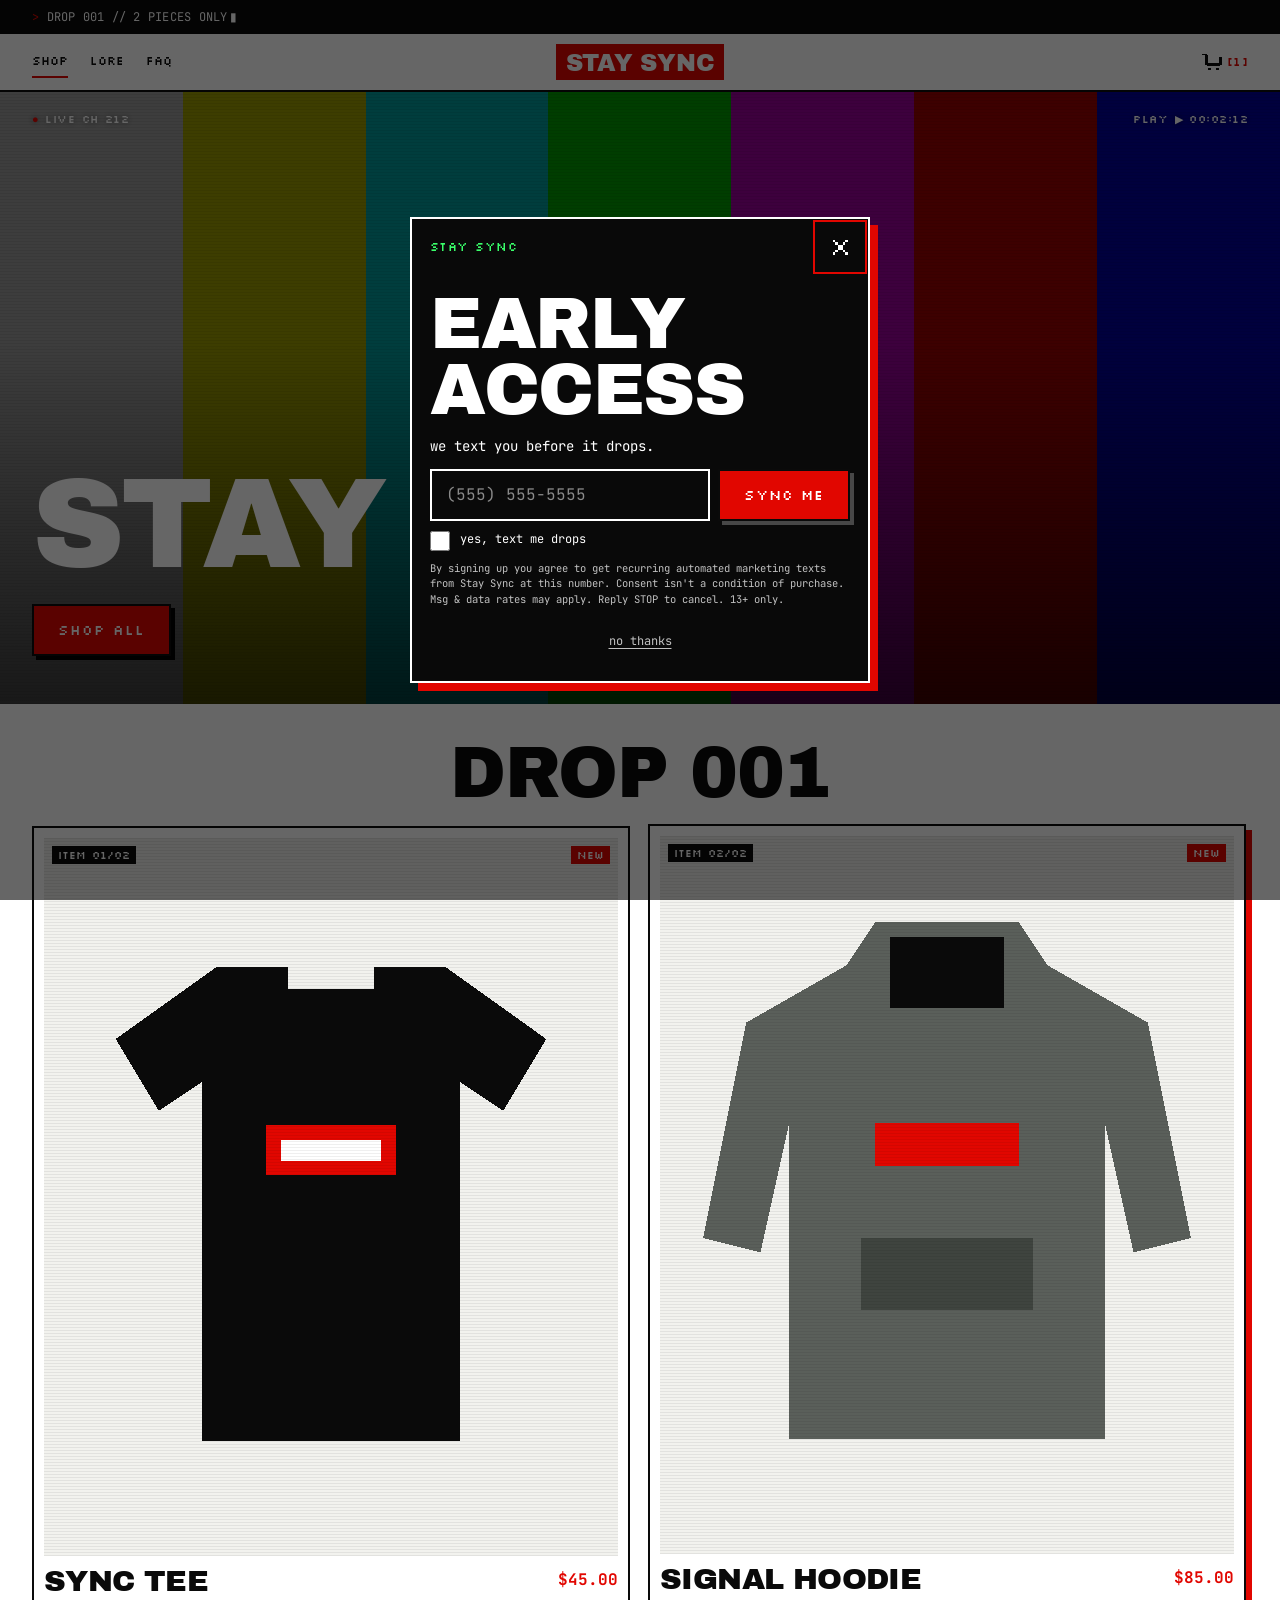
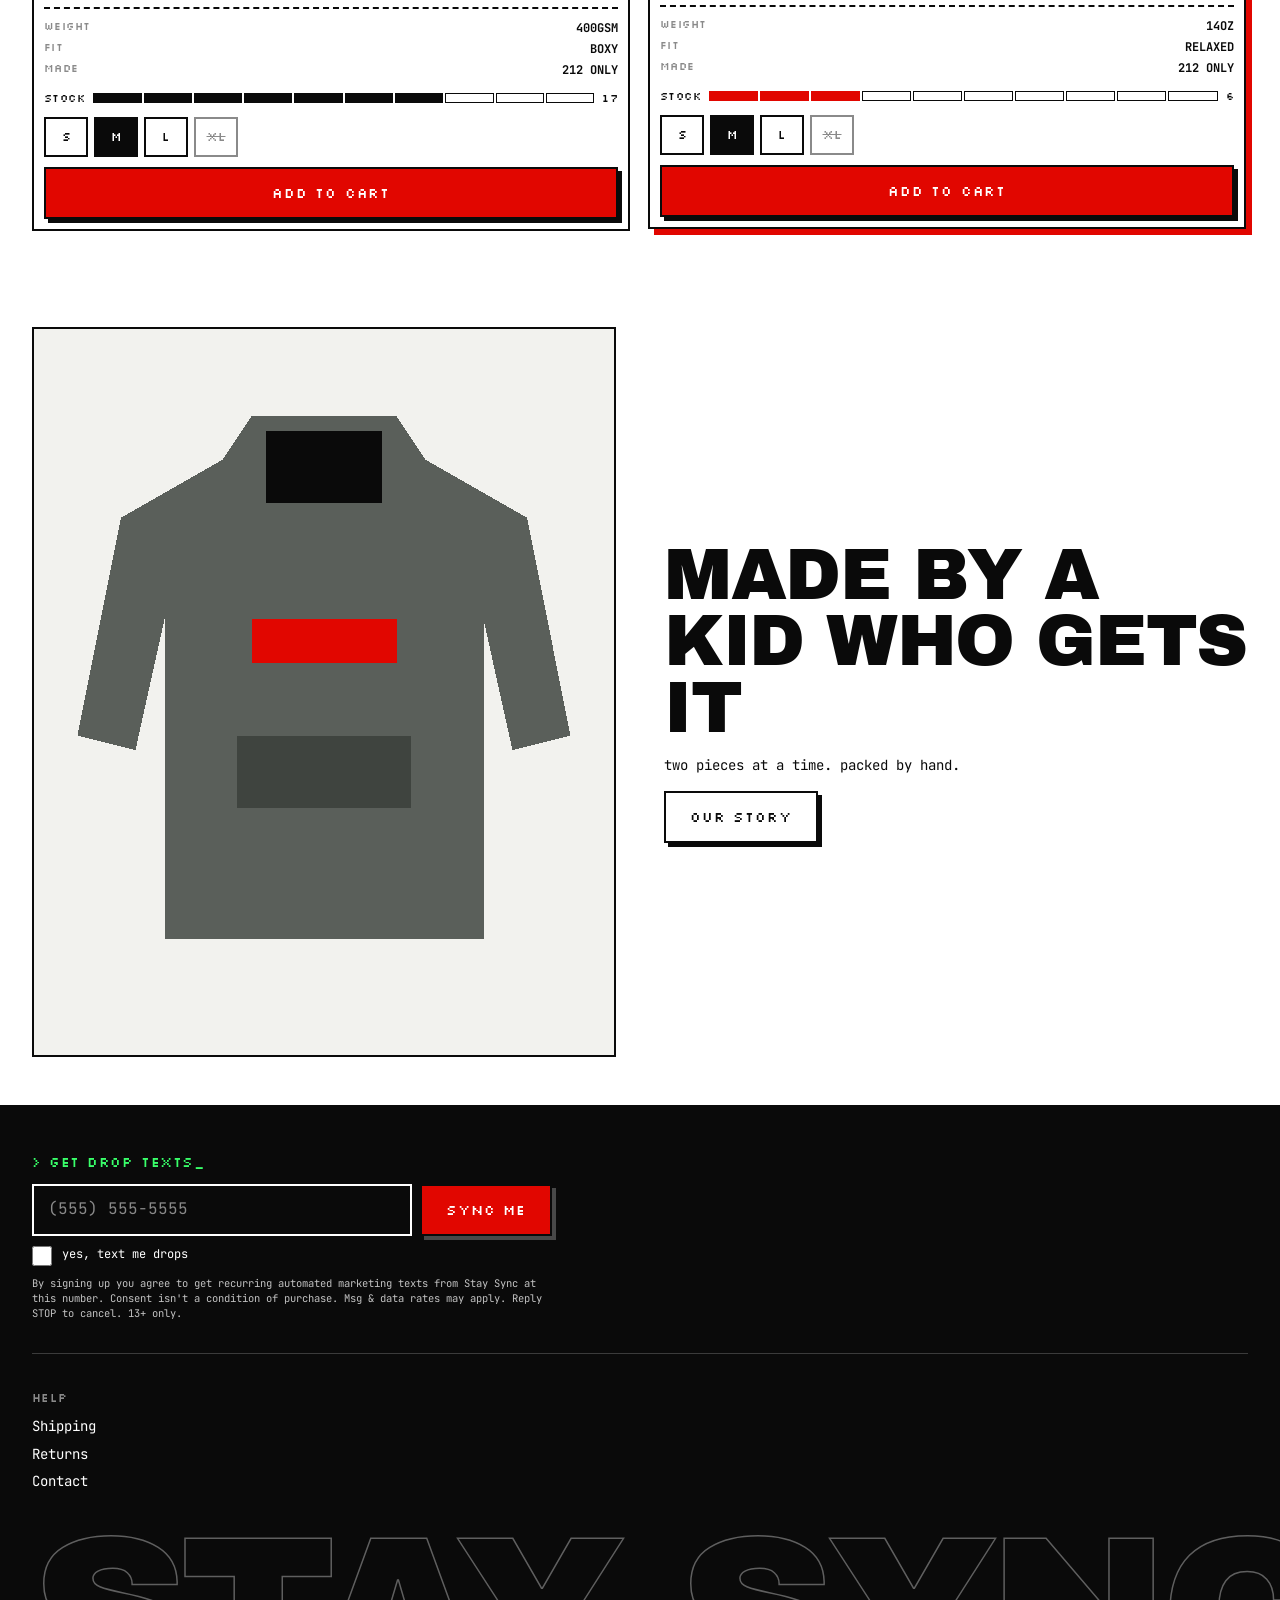
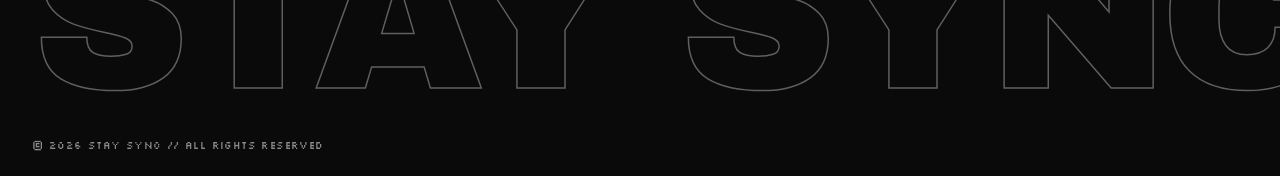
<file: demos/staysync/index.html>
<!doctype html><html lang="en" class="js"><head><title>STAY SYNC preview</title>
<meta charset="utf-8"><meta name="viewport" content="width=device-width, initial-scale=1.0">
<style>
@font-face{font-family:'SS Display';src:url('assets/archivo-black.woff2') format('woff2')}
@font-face{font-family:'SS Pixel';src:url('assets/silkscreen.woff2') format('woff2')}
@font-face{font-family:'SS Arcade';src:url('assets/press-start-2p.woff2') format('woff2')}
@font-face{font-family:'SS Mono';src:url('assets/jetbrains-mono.woff2') format('woff2');font-weight:400}
@font-face{font-family:'SS Mono';src:url('assets/jetbrains-mono-bold.woff2') format('woff2');font-weight:700}
:root{--bg:#FFFFFF;--ink:#0A0A0A;--accent:#E10600;--accent-ink:#FFFFFF;--paper:#F2F2EE;--muted:#8A8A8A;--term:#0B0F0B;--phos:#39FF6A;--ga:#00F0FF;--gb:#FF00C8;--glitch:1;
--font-mono:'SS Mono',ui-monospace,Menlo,monospace;--font-display:'SS Display','Arial Black',sans-serif;--display-weight:400;--display-style:oblique 10deg;--display-scale:1;--font-pixel:'SS Pixel',var(--font-mono);--font-arcade:'SS Arcade',var(--font-mono);--font-body:var(--font-mono);--body-size:14px;--page-width:1440px;--section-gap:48px}
</style>
<link rel="stylesheet" href="assets/base.css?v=5"><link rel="stylesheet" href="assets/theme.css?v=5"><link rel="stylesheet" href="assets/pages.css?v=5">

</head>
<body class="template-index glitch-medium has-scanlines">
<script>window.SS={routes:{cart:'/cart',cart_add:'/cart/add',cart_change:'/cart/change',root:'/'},cartType:'drawer',moneyFormat:'${{amount}}',designMode:false,egg:null,welcome:'WELCOME BACK, P1',crt:'session',countryCode:'+1',strings:{added:'ADDED TO CART',soldOut:'SOLD OUT',addToCart:'ADD TO CART',unavailable:'UNAVAILABLE',copied:'LINK COPIED',error:'error'}};</script>
<div class="crt-intro" data-crt-intro aria-hidden="true"></div>

<div class="ann" data-countdown-scope style="--ann-bg:#0A0A0A;--ann-fg:#fff">
  <div class="ann__inner page-width">
    <div class="ann__msgs" data-rotator data-interval="4">
      <p class="ann__msg" data-rotator-item><span class="ann__prompt">&gt;</span> <span data-rotator-text>DROP 001 // 2 PIECES ONLY</span><span class="ann__cursor blink">▮</span></p>
      <p class="ann__msg" data-rotator-item hidden><span class="ann__prompt">&gt;</span> <span data-rotator-text>FREE SHIPPING OVER $75</span><span class="ann__cursor blink">▮</span></p>
    </div>
    <div class="ann__cd"><span class="ann__cd-label" data-show-state="pre">DROP 001 IN</span><span class="ann__cd-label ann__cd-label--live" data-show-state="live">▶ LIVE NOW</span>
      <span data-show-state="pre"><div class="cd cd--plain" data-countdown data-date="2026-10-04T12:00" data-tz="-04:00" data-live-hours="48"><span class="cd__unit"><b data-cd="d">00</b><small>D</small></span><span class="cd__sep">:</span><span class="cd__unit"><b data-cd="h">00</b><small>H</small></span><span class="cd__sep">:</span><span class="cd__unit"><b data-cd="m">00</b><small>M</small></span><span class="cd__sep">:</span><span class="cd__unit"><b data-cd="s">00</b><small>S</small></span></div></span></div>
  </div>
</div>
<header class="site-header site-header--sticky"><div class="site-header__inner page-width">
  <div class="site-header__left"><button class="site-header__icon site-header__menu-btn" data-menu-toggle aria-controls="menu-h" aria-expanded="false"><svg class="icon" width="22" height="22" viewBox="0 0 16 16" fill="currentColor" shape-rendering="crispEdges"><path d="M1 3h14v2H1zM1 7h14v2H1zM1 11h14v2H1z"/></svg></button>
    <nav class="site-nav"><a class="site-nav__link is-active" href="#">SHOP</a><a class="site-nav__link" href="#">LORE</a><a class="site-nav__link" href="#">FAQ</a></nav></div>
  <a href="#" class="site-header__brand" data-wordmark><span class="wordmark wordmark--box glitch" data-text="STAY SYNC">STAY SYNC</span></a>
  <div class="site-header__right"><a class="site-header__cart has-items" href="#" data-cart-open data-cart-count-wrap><svg class="icon" width="22" height="22" viewBox="0 0 16 16" fill="currentColor" shape-rendering="crispEdges"><path d="M1 2h3v1h1v6h8V4h2v6h-1v1H4v-1H3V3H1z"/><path d="M5 12h2v2H5zM11 12h2v2h-2z"/></svg><span class="site-header__count pixel">[<span data-cart-count>1</span>]</span></a></div>
</div>
<div class="mnav" id="menu-h"><div class="mnav__top"><span class="wordmark wordmark--box">STAY SYNC</span><button type="button" class="mnav__close" data-menu-close aria-label="Close">✕</button></div><nav class="mnav__links"><a class="mnav__link h2" href="#">SHOP ALL</a><a class="mnav__link h2" href="#">OUR STORY</a><a class="mnav__link h2" href="#">FAQ</a><a class="mnav__link mnav__link--sm pixel" href="#">CART (1)</a></nav></div></header>

<main id="main">
<section class="hero hero--tall hero--bleed hero--text-bottom" style="--hero-overlay:.2"><div class="hero__screen scan">
  <div class="hero__media"><div class="hero__fill" style="background:repeating-linear-gradient(90deg,#c0c0c0 0 14.28%,#c0c000 0 28.56%,#00c0c0 0 42.84%,#00c000 0 57.12%,#c000c0 0 71.4%,#c00000 0 85.68%,#0000c0 0 100%)"></div></div>
  <div class="hero__hud pixel"><span><span class="hero__live blink">●</span> LIVE CH 212</span><span>PLAY ▶ 00:02:12</span></div>
  <div class="hero__content page-width"><h1 class="hero__title h1 glitch" data-text="STAY SYNC" data-glitch-idle>STAY SYNC</h1>
  <div class="hero__ctas"><a class="btn btn--accent" href="#shop">SHOP ALL</a></div></div>
</div></section>

<section class="duo duo--versus" id="shop" data-duo><div class="page-width">
  <header class="duo__head"><h2 class="duo__title h2">DROP 001</h2></header>
  <div class="duo__stage"><div class="duo__grid" data-duo-scroller>
    <div class="duo__slot duo__slot--tagged"><article class="card" data-duo-card><a class="card__media scan" href="#shop"><span class="card__item tag">ITEM 01/02</span><span class="card__badge tag tag--accent">NEW</span><div class="card__imgs rgb"><img class="card__img" src="tee.svg" alt=""></div></a>
<div class="card__info"><h3 class="card__title h3"><a href="#shop">SYNC TEE</a></h3><span class="price"><span data-price>$45.00</span></span></div>
<dl class="stats"><div class="stats__row"><dt class="pixel">WEIGHT</dt><dd>400GSM</dd></div><div class="stats__row"><dt class="pixel">FIT</dt><dd>BOXY</dd></div><div class="stats__row"><dt class="pixel">MADE</dt><dd>212 ONLY</dd></div></dl>
<div class="hp"><span class="hp__label pixel">STOCK</span><span class="hp__bar"><span class="hp__seg is-on"></span><span class="hp__seg is-on"></span><span class="hp__seg is-on"></span><span class="hp__seg is-on"></span><span class="hp__seg is-on"></span><span class="hp__seg is-on"></span><span class="hp__seg is-on"></span><span class="hp__seg"></span><span class="hp__seg"></span><span class="hp__seg"></span></span><span class="hp__count pixel">17</span></div>
<form class="card__quick" data-add-form><fieldset class="chips"><label class="chip"><input type="radio" name="id" value="1S"><span>S</span></label><label class="chip"><input type="radio" name="id" value="1M" checked><span>M</span></label><label class="chip"><input type="radio" name="id" value="1L"><span>L</span></label><label class="chip is-out"><input type="radio" name="id" value="1XL" disabled><span>XL</span></label></fieldset><button type="submit" class="btn btn--accent btn--block">ADD TO CART</button></form></article></div>
    
    <div class="duo__slot duo__slot--tagged"><article class="card" data-duo-card><a class="card__media scan" href="#shop"><span class="card__item tag">ITEM 02/02</span><span class="card__badge tag tag--accent">NEW</span><div class="card__imgs rgb"><img class="card__img" src="hoodie.svg" alt=""></div></a>
<div class="card__info"><h3 class="card__title h3"><a href="#shop">SIGNAL HOODIE</a></h3><span class="price"><span data-price>$85.00</span></span></div>
<dl class="stats"><div class="stats__row"><dt class="pixel">WEIGHT</dt><dd>14OZ</dd></div><div class="stats__row"><dt class="pixel">FIT</dt><dd>RELAXED</dd></div><div class="stats__row"><dt class="pixel">MADE</dt><dd>212 ONLY</dd></div></dl>
<div class="hp"><span class="hp__label pixel">STOCK</span><span class="hp__bar"><span class="hp__seg is-on is-low"></span><span class="hp__seg is-on is-low"></span><span class="hp__seg is-on is-low"></span><span class="hp__seg is-low"></span><span class="hp__seg is-low"></span><span class="hp__seg is-low"></span><span class="hp__seg is-low"></span><span class="hp__seg is-low"></span><span class="hp__seg is-low"></span><span class="hp__seg is-low"></span></span><span class="hp__count pixel">6</span></div>
<form class="card__quick" data-add-form><fieldset class="chips"><label class="chip"><input type="radio" name="id" value="2S"><span>S</span></label><label class="chip"><input type="radio" name="id" value="2M" checked><span>M</span></label><label class="chip"><input type="radio" name="id" value="2L"><span>L</span></label><label class="chip is-out"><input type="radio" name="id" value="2XL" disabled><span>XL</span></label></fieldset><button type="submit" class="btn btn--accent btn--block">ADD TO CART</button></form></article></div>
  </div></div>
  
</div></section>

<section class="iwt iwt--left section"><div class="iwt__inner page-width">
  <div class="iwt__media"><img src="hoodie.svg" alt=""></div>
  <div class="iwt__text"><h2 class="h2">MADE BY A KID WHO GETS IT</h2><div class="rte"><p>two pieces at a time. packed by hand.</p></div><a class="btn btn--ghost" href="#">OUR STORY</a></div>
</div></section>
</main>

<footer class="site-footer"><div class="site-footer__inner page-width">
  <div class="site-footer__sms"><p class="site-footer__prompt pixel">&gt; GET DROP TEXTS<span class="blink">_</span></p><form class="sms" id="b" data-sms-form="x" onsubmit="event.preventDefault()"><input type="hidden" name="contact[tags]" value="sms"><div class="sms__row"><input class="field sms__phone" type="tel" placeholder="(555) 555-5555" required><button type="submit" class="btn btn--accent sms__submit">SYNC ME</button></div><label class="check sms__check"><input type="checkbox" required data-consent-box> <span>yes, text me drops</span></label><div class="sms__consent"><p>By signing up you agree to get recurring automated marketing texts from Stay Sync at this number. Consent isn't a condition of purchase. Msg &amp; data rates may apply. Reply STOP to cancel. 13+ only.</p></div></form></div>
  <div class="site-footer__cols"><div class="site-footer__col"><p class="site-footer__head pixel">HELP</p><ul><li><a href="#">Shipping</a></li><li><a href="#">Returns</a></li><li><a href="#">Contact</a></li></ul></div></div>
  <p class="site-footer__wm">STAY SYNC</p>
  <div class="site-footer__legal pixel"><span>© 2026 STAY SYNC // ALL RIGHTS RESERVED</span></div>
</div></footer>

<dialog class="pop scan" data-sms-popup data-config='{"delay":3,"scroll":50,"exit":true,"days":7,"preview":false}'>
  <div class="pop__media" data-pop-media data-src="" data-fallback="" style="--overlay:.45"></div>
  <div class="pop__body"><div class="pop__bar pixel"><span>STAY SYNC</span><button type="button" class="pop__x" data-pop-close aria-label="Close"><svg class="icon" width="20" height="20" viewBox="0 0 16 16" fill="currentColor" shape-rendering="crispEdges"><path d="M2 2h2v2h2v2h4V4h2V2h2v2h-2v2h-2v4h2v2h2v2h-2v-2h-2v-2H6v2H4v2H2v-2h2v-2h2V6H4V4H2z"/></svg></button></div>
  <h2 class="pop__title h2 glitch" data-text="EARLY ACCESS">EARLY ACCESS</h2><p class="pop__text">we text you before it drops.</p><form class="sms" id="c" data-sms-form="x" onsubmit="event.preventDefault()"><input type="hidden" name="contact[tags]" value="sms"><div class="sms__row"><input class="field sms__phone" type="tel" placeholder="(555) 555-5555" required><button type="submit" class="btn btn--accent sms__submit">SYNC ME</button></div><label class="check sms__check"><input type="checkbox" required data-consent-box> <span>yes, text me drops</span></label><div class="sms__consent"><p>By signing up you agree to get recurring automated marketing texts from Stay Sync at this number. Consent isn't a condition of purchase. Msg &amp; data rates may apply. Reply STOP to cancel. 13+ only.</p></div></form><button type="button" class="pop__no" data-pop-close>no thanks</button></div>
</dialog>
<div class="toast" data-toast role="status"></div>
<script src="assets/theme.js?v=5" defer></script>
</body></html>
</file>
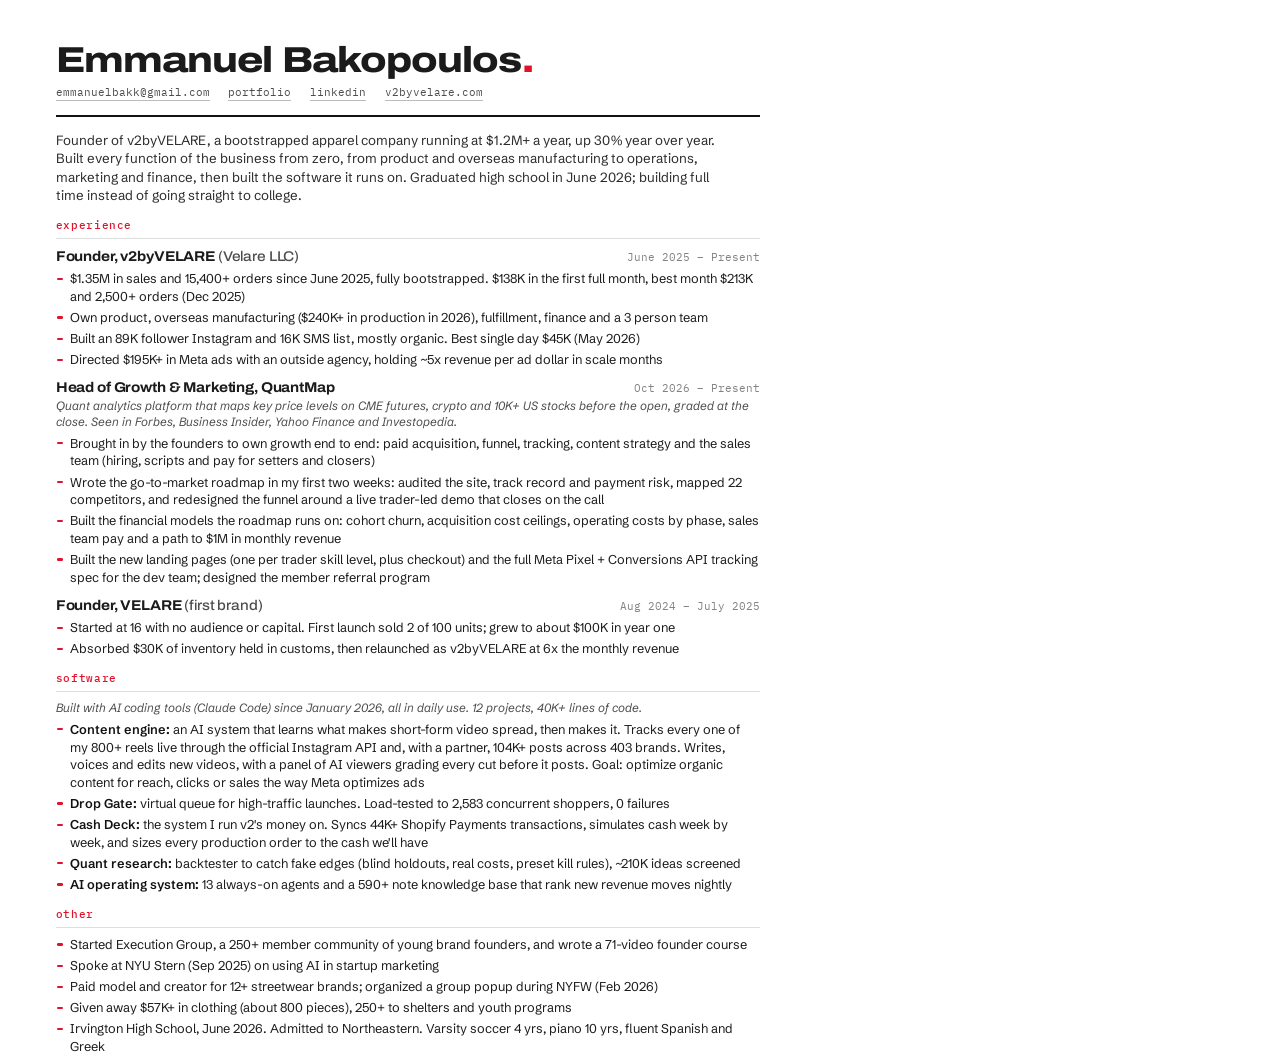
<file: _src/resume.html>
<!doctype html>
<html lang="en"><head><meta charset="utf-8">
<title>Emmanuel Bakopoulos - Resume</title>
<link rel="stylesheet" href="https://fonts.googleapis.com/css2?family=Archivo:wdth,wght@62..125,400..900&family=Schibsted+Grotesk:wght@400;500;600&family=IBM+Plex+Mono:wght@400;500&display=block">
<style>
@page{size:letter;margin:0}
*{box-sizing:border-box;margin:0;padding:0}
html,body{background:#fff}
body{width:8.5in;height:11in;padding:.44in .58in .4in;font-family:"Schibsted Grotesk",sans-serif;font-size:9.6pt;line-height:1.38;color:#1a1b1a;-webkit-print-color-adjust:exact;print-color-adjust:exact}
a{color:inherit;text-decoration:none}
header{display:grid;gap:5pt;padding-bottom:11pt;border-bottom:1.5pt solid #111211}
h1{font-family:"Archivo",sans-serif;font-weight:800;font-stretch:118%;font-size:27pt;letter-spacing:-.025em;line-height:1}
h1 .r{color:#e1122b}
.contact{font-family:"IBM Plex Mono",monospace;font-size:8.1pt;color:#4b4f4c;display:flex;flex-wrap:wrap;gap:0 14pt}
.contact a{border-bottom:.6pt solid #b9beb9}
.summary{margin-top:10pt;font-size:10pt;color:#2a2c2a;max-width:96%}
section{margin-top:10pt}
h2{font-family:"IBM Plex Mono",monospace;font-weight:500;font-size:8pt;letter-spacing:.06em;text-transform:lowercase;color:#e1122b;padding-bottom:4pt;margin-bottom:6pt;border-bottom:.6pt solid #dcdfdb}
.role{display:flex;justify-content:space-between;align-items:baseline;gap:10pt;margin-top:7pt}
.role:first-of-type{margin-top:0}
.role b{font-family:"Archivo",sans-serif;font-weight:700;font-stretch:108%;font-size:10.6pt;letter-spacing:-.01em}
.role b span{font-weight:500;color:#4b4f4c}
.when{font-family:"IBM Plex Mono",monospace;font-size:8pt;color:#808581;white-space:nowrap}
.note{font-size:9pt;color:#4b4f4c;font-style:italic;margin-bottom:3pt}
ul{list-style:none;display:grid;gap:2.6pt;margin-top:3pt}
li{position:relative;padding-left:11pt}
li::before{content:"";position:absolute;left:1pt;top:.58em;width:4.5pt;height:1.6pt;background:#e1122b;border-radius:1pt}
li b{font-weight:600;color:#111211}
</style></head><body>
<header>
  <h1>Emmanuel Bakopoulos<span class="r">.</span></h1>
  <div class="contact">
    <a href="mailto:emmanuelbakk@gmail.com">emmanuelbakk@gmail.com</a>
    <a href="https://emanswor1d.github.io">portfolio</a>
    <a href="https://www.linkedin.com/in/emmanuel-bak-509b44319">linkedin</a>
    <a href="https://v2byvelare.com">v2byvelare.com</a>
  </div>
</header>
<p class="summary">Founder of v2byVELARE, a bootstrapped apparel company running at $1.2M+ a year, up 30% year over year. Built every function of the business from zero, from product and overseas manufacturing to operations, marketing and finance, then built the software it runs on. Graduated high school in June 2026; building full time instead of going straight to college.</p>

<section>
  <h2>experience</h2>
  <div class="role"><b>Founder, v2byVELARE <span>(Velare LLC)</span></b><span class="when">June 2025 – Present</span></div>
  <ul>
    <li>$1.35M in sales and 15,400+ orders since June 2025, fully bootstrapped. $138K in the first full month, best month $213K and 2,500+ orders (Dec 2025)</li>
    <li>Own product, overseas manufacturing ($240K+ in production in 2026), fulfillment, finance and a 3 person team</li>
    <li>Built an 89K follower Instagram and 16K SMS list, mostly organic. Best single day $45K (May 2026)</li>
    <li>Directed $195K+ in Meta ads with an outside agency, holding ~5x revenue per ad dollar in scale months</li>
  </ul>
  <div class="role"><b>Head of Growth &amp; Marketing, QuantMap</b><span class="when">Oct 2026 – Present</span></div>
  <p class="note">Quant analytics platform that maps key price levels on CME futures, crypto and 10K+ US stocks before the open, graded at the close. Seen in Forbes, Business Insider, Yahoo Finance and Investopedia.</p>
  <ul>
    <li>Brought in by the founders to own growth end to end: paid acquisition, funnel, tracking, content strategy and the sales team (hiring, scripts and pay for setters and closers)</li>
    <li>Wrote the go-to-market roadmap in my first two weeks: audited the site, track record and payment risk, mapped 22 competitors, and redesigned the funnel around a live trader-led demo that closes on the call</li>
    <li>Built the financial models the roadmap runs on: cohort churn, acquisition cost ceilings, operating costs by phase, sales team pay and a path to $1M in monthly revenue</li>
    <li>Built the new landing pages (one per trader skill level, plus checkout) and the full Meta Pixel + Conversions API tracking spec for the dev team; designed the member referral program</li>
  </ul>
  <div class="role"><b>Founder, VELARE <span>(first brand)</span></b><span class="when">Aug 2024 – July 2025</span></div>
  <ul>
    <li>Started at 16 with no audience or capital. First launch sold 2 of 100 units; grew to about $100K in year one</li>
    <li>Absorbed $30K of inventory held in customs, then relaunched as v2byVELARE at 6x the monthly revenue</li>
  </ul>
</section>

<section>
  <h2>software</h2>
  <p class="note">Built with AI coding tools (Claude Code) since January 2026, all in daily use. 12 projects, 40K+ lines of code.</p>
  <ul>
    <li><b>Content engine:</b> an AI system that learns what makes short-form video spread, then makes it. Tracks every one of my 800+ reels live through the official Instagram API and, with a partner, 104K+ posts across 403 brands. Writes, voices and edits new videos, with a panel of AI viewers grading every cut before it posts. Goal: optimize organic content for reach, clicks or sales the way Meta optimizes ads</li>
    <li><b>Drop Gate:</b> virtual queue for high-traffic launches. Load-tested to 2,583 concurrent shoppers, 0 failures</li>
    <li><b>Cash Deck:</b> the system I run v2's money on. Syncs 44K+ Shopify Payments transactions, simulates cash week by week, and sizes every production order to the cash we'll have</li>
    <li><b>Quant research:</b> backtester to catch fake edges (blind holdouts, real costs, preset kill rules), ~210K ideas screened</li>
    <li><b>AI operating system:</b> 13 always-on agents and a 590+ note knowledge base that rank new revenue moves nightly</li>
  </ul>
</section>

<section>
  <h2>other</h2>
  <ul>
    <li>Started Execution Group, a 250+ member community of young brand founders, and wrote a 71-video founder course</li>
    <li>Spoke at NYU Stern (Sep 2025) on using AI in startup marketing</li>
    <li>Paid model and creator for 12+ streetwear brands; organized a group popup during NYFW (Feb 2026)</li>
    <li>Given away $57K+ in clothing (about 800 pieces), 250+ to shelters and youth programs</li>
    <li>Irvington High School, June 2026. Admitted to Northeastern. Varsity soccer 4 yrs, piano 10 yrs, fluent Spanish and Greek</li>
  </ul>
</section>
</body></html>
</file>
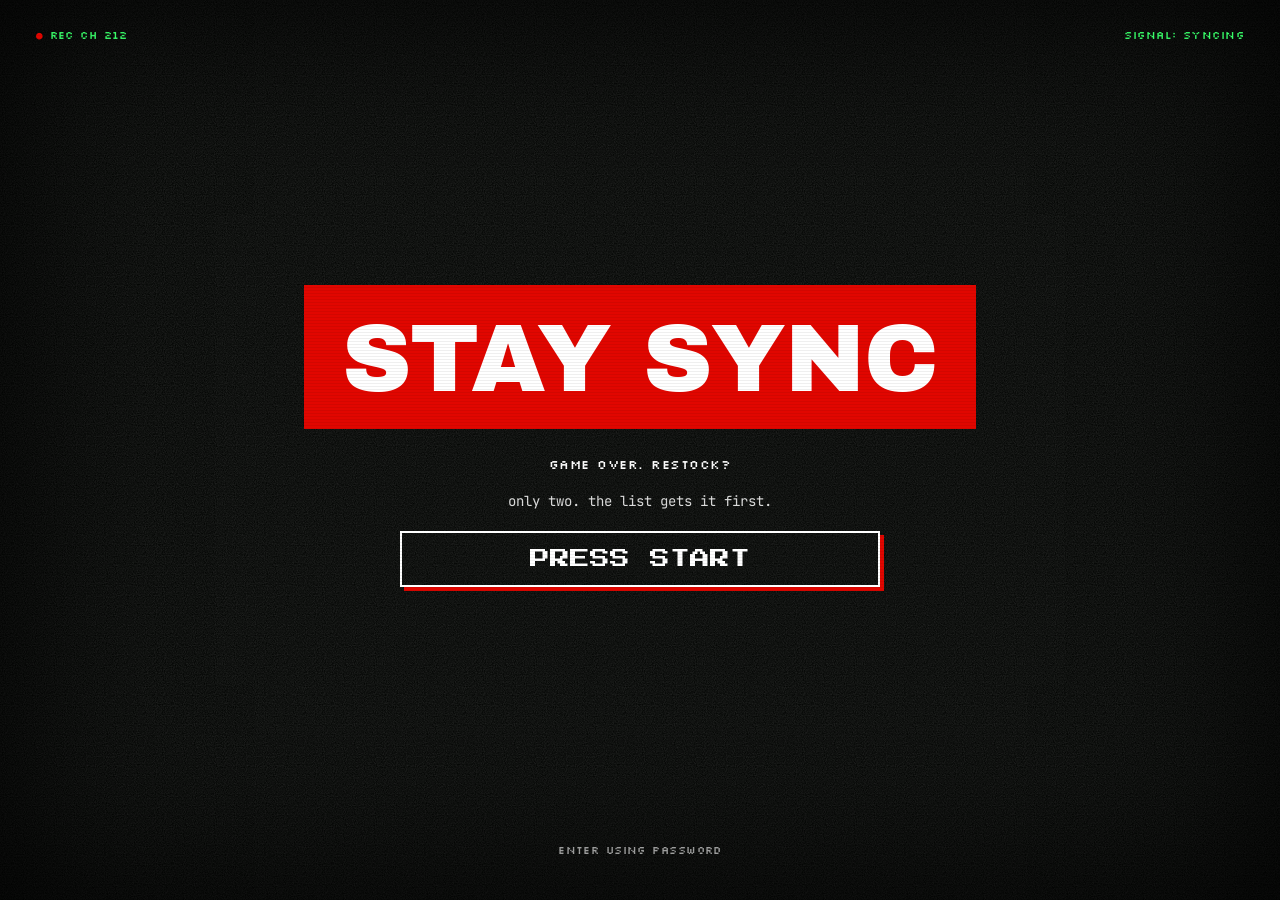
<file: demos/staysync/password.html>
<!doctype html><html lang="en" class="js"><head><title>STAY SYNC drop page preview</title><meta charset="utf-8"><meta name="viewport" content="width=device-width, initial-scale=1.0">
<style>
@font-face{font-family:'SS Display';src:url('assets/archivo-black.woff2') format('woff2')}
@font-face{font-family:'SS Pixel';src:url('assets/silkscreen.woff2') format('woff2')}
@font-face{font-family:'SS Arcade';src:url('assets/press-start-2p.woff2') format('woff2')}
@font-face{font-family:'SS Mono';src:url('assets/jetbrains-mono.woff2') format('woff2');font-weight:400}
@font-face{font-family:'SS Mono';src:url('assets/jetbrains-mono-bold.woff2') format('woff2');font-weight:700}
:root{--bg:#FFFFFF;--ink:#0A0A0A;--accent:#E10600;--accent-ink:#FFFFFF;--paper:#F2F2EE;--muted:#8A8A8A;--term:#0B0F0B;--phos:#39FF6A;--ga:#00F0FF;--gb:#FF00C8;--glitch:1;
--font-mono:'SS Mono',ui-monospace,Menlo,monospace;--font-display:'SS Display','Arial Black',sans-serif;--display-weight:400;--display-style:oblique 10deg;--display-scale:1;--font-pixel:'SS Pixel',var(--font-mono);--font-arcade:'SS Arcade',var(--font-mono);--font-body:var(--font-mono);--body-size:14px;--page-width:1440px;--section-gap:48px}
</style>
<link rel="stylesheet" href="assets/base.css?v=3"><link rel="stylesheet" href="assets/theme.css?v=3"><link rel="stylesheet" href="assets/pages.css?v=3">
</head>
<body class="template-password glitch-medium has-scanlines">
<script>window.SS={designMode:false,crt:'password',countryCode:'+1',egg:null,welcome:null,strings:{copied:'LINK COPIED'}};</script>
<div class="crt-intro crt-intro--always" data-crt-intro aria-hidden="true"></div>
<main id="main"><section class="gate" data-countdown-scope data-state="pre" style="--gate-overlay:.5">
<div class="gate__bg"><div class="gate__static"></div></div>
<div class="gate__screen scan">
 <div class="gate__top pixel"><span><span class="blink">●</span> REC CH 212</span><span>SIGNAL: SYNCING</span></div>
 <div class="gate__mid">
  <h1 class="gate__wm"><span class="wordmark wordmark--box glitch" data-text="STAY SYNC" data-glitch-idle>STAY SYNC</span></h1>
  <p class="gate__label pixel"><span data-show-state="pre">DROP 001 IN</span><span data-show-state="live">▶ LIVE NOW</span><span data-show-state="ended">GAME OVER. RESTOCK?</span></p>
  <div data-show-state="pre"><div class="cd cd--vhs" data-countdown data-date="2026-10-04T12:00" data-tz="-04:00" data-live-hours="48"><span class="cd__rec"><span class="cd__dot blink">●</span> REC</span><span class="cd__unit"><b data-cd="d">00</b><small>D</small></span><span class="cd__sep">:</span><span class="cd__unit"><b data-cd="h">00</b><small>H</small></span><span class="cd__sep">:</span><span class="cd__unit"><b data-cd="m">00</b><small>M</small></span><span class="cd__sep">:</span><span class="cd__unit"><b data-cd="s">00</b><small>S</small></span></div></div>
  <p class="gate__tag">only two. the list gets it first.</p>
  <div class="gate__sms"><details class="gate__start"><summary class="gate__press arcade"><span class="blink">PRESS START</span></summary><form class="sms" data-sms-form="x" onsubmit="event.preventDefault()"><div class="sms__row"><input class="field sms__phone" type="tel" placeholder="(555) 555-5555" required><button type="submit" class="btn btn--accent sms__submit">INSERT COIN</button></div><label class="check sms__check"><input type="checkbox" required data-consent-box> <span>yes, text me drops</span></label><div class="sms__consent"><p>By signing up you agree to get recurring automated marketing texts from Stay Sync. Msg &amp; data rates may apply. Reply STOP to cancel. 13+ only.</p></div></form></details></div>
 </div>
 <div class="gate__bottom"><details class="gate__pw"><summary class="pixel">Enter using password</summary></details></div>
</div></section></main>
<div class="toast" data-toast></div>
<script src="assets/theme.js?v=3" defer></script></body></html>
</file>
<file: demos/staysync/assets/base.css>
/* STAY SYNC — base: reset, type, buttons, glitch + motion system */
*,*::before,*::after{box-sizing:border-box}
html{-webkit-text-size-adjust:100%;scroll-behavior:smooth}
body{margin:0;background:var(--bg);color:var(--ink);font-family:var(--font-body);font-size:var(--body-size);line-height:1.55;-webkit-font-smoothing:antialiased;text-rendering:optimizeLegibility;overflow-x:hidden}
img,video,svg{display:block;max-width:100%;height:auto}
a{color:inherit;text-decoration:none}
button,input,select,textarea{font:inherit;color:inherit}
button{cursor:pointer;background:none;border:0;padding:0}
h1,h2,h3,h4,p,ul,ol,figure,blockquote{margin:0}
ul[role=list],ol[role=list]{list-style:none;padding:0}
:focus-visible{outline:2px solid var(--accent);outline-offset:3px}
[hidden]{display:none!important}

.skip-link{position:absolute;left:-9999px;top:8px;z-index:999;background:var(--ink);color:var(--bg);padding:10px 14px;font-family:var(--font-pixel)}
.skip-link:focus{left:8px}
.visually-hidden{position:absolute!important;width:1px;height:1px;overflow:hidden;clip:rect(0 0 0 0);white-space:nowrap}
.page-width{max-width:var(--page-width);margin:0 auto;padding:0 16px}
@media (min-width:750px){.page-width{padding:0 32px}}
.section{margin:var(--section-gap) 0}
.section--flush{margin:0}

/* ---------- type ---------- */
.display,.h1,.h2,.h3{font-family:var(--font-display);font-weight:var(--display-weight);font-style:var(--display-style);text-transform:uppercase;letter-spacing:-.02em;line-height:.92}
.h1{font-size:calc(clamp(44px,11vw,128px)*var(--display-scale))}
.h2{font-size:calc(clamp(32px,6.4vw,72px)*var(--display-scale))}
.h3{font-size:calc(clamp(22px,3.2vw,32px)*var(--display-scale))}
.pixel{font-family:var(--font-pixel);text-transform:uppercase;letter-spacing:.04em;font-size:12px;line-height:1.3}
.arcade{font-family:var(--font-arcade);text-transform:uppercase;line-height:1.2}
.mono{font-family:var(--font-mono)}
.muted{color:var(--muted)}
.rte p+p{margin-top:.8em}
.rte a{text-decoration:underline;text-underline-offset:3px}
.rte ul,.rte ol{padding-left:1.2em}
.kicker{display:inline-block;font-family:var(--font-pixel);font-size:12px;text-transform:uppercase;letter-spacing:.06em}
.tag{display:inline-block;font-family:var(--font-pixel);font-size:11px;text-transform:uppercase;padding:3px 6px 2px;background:var(--ink);color:var(--bg);line-height:1.2}
.tag--accent{background:var(--accent);color:var(--accent-ink)}

/* ---------- wordmark ---------- */
.wordmark{display:inline-flex;align-items:center;font-family:var(--font-display);font-weight:var(--display-weight);font-style:var(--display-style);text-transform:uppercase;letter-spacing:-.01em;line-height:1;white-space:nowrap}
.wordmark--box{background:var(--accent);color:var(--accent-ink);padding:.28em .4em .22em}
.wordmark--pixel{font-family:var(--font-pixel);font-style:normal;letter-spacing:.04em}

/* ---------- buttons ---------- */
.btn{--btn-bg:var(--ink);--btn-fg:var(--bg);position:relative;display:inline-flex;align-items:center;justify-content:center;gap:10px;min-height:52px;padding:0 24px;background:var(--btn-bg);color:var(--btn-fg);border:2px solid var(--ink);font-family:var(--font-pixel);font-size:14px;text-transform:uppercase;letter-spacing:.06em;line-height:1;box-shadow:4px 4px 0 var(--ink);transition:transform .08s steps(2),box-shadow .08s steps(2);-webkit-tap-highlight-color:transparent;overflow:hidden}
.btn:hover{transform:translate(-1px,-1px);box-shadow:5px 5px 0 var(--ink)}
.btn:active{transform:translate(4px,4px);box-shadow:0 0 0 var(--ink)}
.btn--accent{--btn-bg:var(--accent);--btn-fg:var(--accent-ink)}
.btn--ghost{--btn-bg:transparent;--btn-fg:var(--ink)}
.btn--light{--btn-bg:var(--bg);--btn-fg:var(--ink)}
.btn--block{display:flex;width:100%}
.btn--sm{min-height:40px;padding:0 14px;font-size:12px;box-shadow:3px 3px 0 var(--ink)}
.btn[disabled],.btn[aria-disabled=true]{--btn-bg:var(--paper);--btn-fg:var(--muted);border-color:var(--muted);box-shadow:none;cursor:not-allowed;transform:none}
/* pixel progress bar while loading */
.btn.is-loading{color:transparent;pointer-events:none}
.btn.is-loading::after{content:"";position:absolute;left:14px;right:14px;top:50%;height:10px;margin-top:-5px;border:2px solid var(--btn-fg);background:repeating-linear-gradient(90deg,var(--btn-fg) 0 8px,transparent 8px 11px) left/0 100% no-repeat;animation:loadbar .5s steps(8) forwards}
@keyframes loadbar{to{background-size:100% 100%}}
.link{font-family:var(--font-pixel);font-size:12px;text-transform:uppercase;text-decoration:underline;text-underline-offset:4px}

/* ---------- forms ---------- */
.field{display:block;width:100%;min-height:52px;padding:0 14px;background:var(--bg);border:2px solid var(--ink);border-radius:0;font-family:var(--font-mono);font-size:16px;color:var(--ink);-webkit-appearance:none;appearance:none}
.field::placeholder{color:var(--muted)}
.field:focus{outline:none;box-shadow:4px 4px 0 var(--accent)}
.check{display:flex;gap:10px;align-items:flex-start;font-size:12px;line-height:1.4;cursor:pointer}
.check input{flex:none;width:20px;height:20px;margin:0;accent-color:var(--accent)}

/* ---------- glitch system (all offsets scale with --glitch) ---------- */
.glitch{position:relative;display:inline-block}
.h1.glitch,.h2.glitch{display:block}
.glitch::before,.glitch::after{content:attr(data-text);position:absolute;inset:0;pointer-events:none;opacity:0}
.glitch::before{color:var(--ga);transform:translateX(calc(-3px*var(--glitch)))}
.glitch::after{color:var(--gb);transform:translateX(calc(3px*var(--glitch)))}
.glitch.is-glitching::before,.glitch:hover::before{opacity:.85;animation:slice .32s steps(3) 1}
.glitch.is-glitching::after,.glitch:hover::after{opacity:.85;animation:slice .32s steps(3) 1 reverse}
.glitch.is-glitching::before,.glitch.is-glitching::after{animation-fill-mode:forwards}
@keyframes slice{0%{clip-path:inset(10% 0 70% 0)}33%{clip-path:inset(55% 0 20% 0)}66%{clip-path:inset(30% 0 45% 0)}100%{clip-path:inset(100% 0 0 0);opacity:0}}

/* rgb split on images / any hover target */
.rgb{transition:filter .2s steps(3)}
.rgb:hover,.rgb.is-glitching{filter:drop-shadow(calc(-3px*var(--glitch)) 0 0 var(--ga)) drop-shadow(calc(3px*var(--glitch)) 0 0 var(--gb))}

/* scanline texture */
.scan{position:relative;isolation:isolate}
.has-scanlines .scan::after{content:"";position:absolute;inset:0;pointer-events:none;z-index:2;background:repeating-linear-gradient(0deg,rgba(0,0,0,.18) 0 1px,transparent 1px 3px);opacity:.35;mix-blend-mode:multiply}

/* blinking */
.blink{animation:blink 1s steps(2,start) infinite}
@keyframes blink{to{visibility:hidden}}
.cursor::after{content:"▮";margin-left:.15em;animation:blink 1s steps(2,start) infinite}

/* reveal on scroll */
.js .has-reveal [data-reveal]{opacity:0;transform:translateY(16px);transition:opacity .5s ease,transform .5s cubic-bezier(.2,.7,.2,1)}
.js .has-reveal [data-reveal].is-in{opacity:1;transform:none}

/* CRT power-on */
.crt-intro{position:fixed;inset:0;z-index:1000;background:#000;pointer-events:none;animation:crt-off .75s cubic-bezier(.6,0,.2,1) forwards}
.crt-intro::before{content:"";position:absolute;left:50%;top:50%;width:100%;height:2px;background:#fff;box-shadow:0 0 18px 4px rgba(255,255,255,.8);transform:translate(-50%,-50%) scaleX(0);animation:crt-line .75s cubic-bezier(.6,0,.2,1) forwards}
@keyframes crt-line{0%{transform:translate(-50%,-50%) scaleX(0)}35%{transform:translate(-50%,-50%) scaleX(1);height:2px}70%{height:100%;opacity:.9}100%{height:100%;opacity:0}}
@keyframes crt-off{0%,55%{opacity:1}100%{opacity:0;visibility:hidden}}
.crt-intro.is-skip{display:none}

/* toast */
.toast{position:fixed;left:50%;bottom:24px;z-index:1200;transform:translate(-50%,200%);visibility:hidden;background:var(--ink);color:var(--bg);font-family:var(--font-pixel);font-size:12px;text-transform:uppercase;padding:12px 16px;border:2px solid var(--bg);box-shadow:4px 4px 0 var(--accent);transition:transform .25s steps(4);max-width:calc(100vw - 32px);text-align:center}
.toast.is-on{transform:translate(-50%,0);visibility:visible}

/* reduced motion: kill everything that moves except the countdown digits */
@media (prefers-reduced-motion:reduce){
  :root{--glitch:0!important}
  *,*::before,*::after{animation-duration:.001ms!important;animation-iteration-count:1!important;transition-duration:.001ms!important;scroll-behavior:auto!important}
  .crt-intro{display:none}
  .js .has-reveal [data-reveal]{opacity:1;transform:none}
}
body[data-rm]{--glitch:0}
body[data-rm] *,body[data-rm] *::before,body[data-rm] *::after{animation:none!important;transition:none!important}
body[data-rm] .crt-intro{display:none}
body[data-rm] [data-reveal]{opacity:1!important;transform:none!important}
.glitch-off .glitch::before,.glitch-off .glitch::after{display:none}
</file>
<file: demos/staysync/assets/theme.css>
/* STAY SYNC — components: header, home sections, popup, drop page */

/* ---------- announcement ---------- */
.ann{background:var(--ann-bg,var(--ink));color:var(--ann-fg,var(--bg));font-family:var(--font-mono);font-size:12px;letter-spacing:.02em}
.ann__inner{display:flex;align-items:center;justify-content:center;gap:16px;min-height:34px;text-transform:uppercase}
.ann__msgs{min-width:0;overflow:hidden;white-space:nowrap;text-overflow:ellipsis}
.ann__msg{margin:0;overflow:hidden;text-overflow:ellipsis}
.ann__prompt{color:var(--accent)}
.ann__cursor{margin-left:2px}
.ann__cd{display:none;align-items:center;gap:8px;font-family:var(--font-pixel);font-size:11px;flex:none}
.ann__cd-label--live{color:var(--accent)}
.ann .cd--plain{gap:2px;font-size:12px}
.ann .cd--plain small{display:none}
.ann .cd__unit b,.ann .cd__sep{font-size:12px}
@media (min-width:750px){.ann__inner{justify-content:space-between}.ann__cd{display:inline-flex}}
[data-countdown-scope][data-state=pre] [data-show-state]:not([data-show-state~=pre]),
[data-countdown-scope][data-state=live] [data-show-state]:not([data-show-state~=live]),
[data-countdown-scope][data-state=ended] [data-show-state]:not([data-show-state~=ended]){display:none!important}

/* ---------- header ---------- */
.site-header{position:relative;z-index:50;background:var(--bg);border-bottom:2px solid var(--ink)}
.site-header--sticky{position:sticky;top:0}
.site-header__inner{display:grid;grid-template-columns:1fr auto 1fr;align-items:center;min-height:56px;gap:12px}
.site-header__left,.site-header__right{display:flex;align-items:center;gap:6px}
.site-header__right{justify-content:flex-end}
.site-header__icon,.site-header__cart{display:inline-flex;align-items:center;justify-content:center;gap:4px;min-width:44px;min-height:44px}
.site-header__brand{display:flex;justify-content:center;font-size:20px}
.site-header__logo{max-height:44px;width:auto}
.site-header__count{font-size:12px}
.site-header__cart.has-items .site-header__count{color:var(--accent)}
.site-nav{display:none;gap:22px}
.site-nav__link{font-family:var(--font-pixel);font-size:12px;text-transform:uppercase;padding:6px 0;border-bottom:2px solid transparent}
.site-nav__link:hover,.site-nav__link.is-active{border-color:var(--accent)}
@media (min-width:990px){.site-nav{display:flex}.site-header__menu-btn{display:none}.site-header__brand{font-size:24px}}
.mnav{position:fixed;inset:0;z-index:200;display:flex;flex-direction:column;background:var(--bg);color:var(--ink);opacity:0;visibility:hidden;transition:opacity .2s steps(4),visibility 0s .2s}
.mnav.is-open{opacity:1;visibility:visible;transition:opacity .2s steps(4)}
.mnav__top{display:flex;align-items:center;justify-content:space-between;min-height:56px;padding:0 16px;border-bottom:2px solid var(--ink);font-size:20px}
.mnav__close{display:inline-flex;align-items:center;justify-content:center;min-width:44px;min-height:44px}
.mnav__links{display:flex;flex-direction:column;padding:24px 16px}
.mnav__link{padding:14px 0;border-bottom:2px solid var(--ink)}
.mnav__link--sm{font-size:13px;border:0;margin-top:12px}
body.menu-open{overflow:hidden}

/* ---------- hero ---------- */
.hero{position:relative;background:var(--term);color:#fff}
.hero__screen{position:relative;overflow:hidden;min-height:68svh;display:flex;align-items:flex-end}
.hero--full .hero__screen{min-height:calc(100svh - 90px)}
.hero--short .hero__screen{min-height:44svh}
.hero--text-center .hero__screen{align-items:center;text-align:center}
.hero--text-center .hero__ctas{justify-content:center}
.hero__media,.hero__fill{position:absolute;inset:0;width:100%;height:100%;object-fit:cover}
.hero__fill--ph{background:#1a1d1a;fill:#2c312c}
.hero__media::after{content:"";position:absolute;inset:0;background:linear-gradient(180deg,transparent 40%,rgba(0,0,0,.6)),rgba(0,0,0,var(--hero-overlay,.2))}
.hero__hud{position:absolute;top:14px;left:16px;right:16px;z-index:3;display:flex;justify-content:space-between;font-size:11px;color:#fff;text-shadow:0 0 6px rgba(0,0,0,.6)}
.hero__live{color:var(--accent)}
.hero__content{position:relative;z-index:3;width:100%;padding-top:80px;padding-bottom:28px}
.hero__kicker{margin-bottom:12px;background:#fff;color:var(--ink)}
.hero__title{color:#fff}
.hero__sub{margin-top:10px;font-size:15px;max-width:34ch}
.hero--text-center .hero__sub{margin-inline:auto}
.hero__ctas{display:flex;flex-wrap:wrap;gap:12px;margin-top:20px}
.hero .btn{box-shadow:4px 4px 0 #000}
@media (max-width:749px){.hero--tall .hero__screen{min-height:54svh}.hero__content{padding-top:56px;padding-bottom:20px}.hero__ctas{flex-wrap:nowrap;gap:10px}.hero__ctas .btn{flex:1;padding:0 10px;font-size:12px;min-height:48px}}
@media (min-width:750px){.hero__content{padding-bottom:48px}.hero__hud{top:20px;left:32px;right:32px}}
@media (min-width:990px){
  .hero--crt{padding:32px;background:var(--paper)}
  .hero--crt .hero__screen{border-radius:28px/22px;border:14px solid var(--ink);box-shadow:inset 0 0 120px rgba(0,0,0,.65),0 0 0 2px var(--ink)}
}

/* ---------- product duo ---------- */
.duo{padding:calc(var(--section-gap)*.75) 0 var(--section-gap)}
.duo__head{margin-bottom:20px;text-align:center}
.duo__kicker{color:var(--accent);margin-bottom:8px}
.duo__stage{position:relative}
.duo__grid{display:grid;grid-template-columns:1fr 1fr;gap:20px;position:relative}
.duo__slot{position:relative;min-width:0}
.duo__combo{display:flex;flex-wrap:wrap;align-items:center;justify-content:center;gap:12px;margin-top:28px;text-align:center}
@media (max-width:749px){
  .duo--versus .duo__grid{display:flex;gap:12px;overflow-x:auto;scroll-snap-type:x mandatory;margin:0 -16px;padding:4px 16px 12px;scrollbar-width:none;overscroll-behavior-x:contain}
  .duo--versus .duo__grid::-webkit-scrollbar{display:none}
  .duo--versus .duo__slot{flex:0 0 84%;scroll-snap-align:center}
  .duo--stacked .duo__grid{grid-template-columns:1fr;gap:24px}
}

/* ---------- product card ---------- */
.card{position:relative;display:flex;flex-direction:column;gap:12px;height:100%;padding:10px;border:2px solid var(--ink);background:var(--bg);transition:box-shadow .12s steps(2),transform .12s steps(2)}
.card.is-selected{box-shadow:6px 6px 0 var(--accent);transform:translate(-2px,-2px)}
.card__media{position:relative;display:block;aspect-ratio:4/5;background:var(--paper);overflow:hidden}
.card__imgs,.card__img{position:absolute;inset:0;width:100%;height:100%;object-fit:cover}
.card__img--alt{opacity:0;transition:opacity .2s steps(3)}
@media (hover:hover){.card:hover .card__img--alt{opacity:1}}
.card__img--ph{fill:#d9d9d4;background:var(--paper)}
.card__item{position:absolute;top:8px;left:8px;z-index:3}
.card__badge{position:absolute;top:8px;right:8px;z-index:3}
.card__stamp{position:absolute;left:50%;top:50%;z-index:3;transform:translate(-50%,-50%) rotate(-8deg);padding:8px 10px;border:3px solid var(--accent);color:var(--accent);background:var(--bg);font-size:13px;white-space:nowrap}
.card--sold .card__imgs{filter:grayscale(1) contrast(.9);opacity:.6}
.card__info{display:flex;justify-content:space-between;align-items:flex-start;gap:12px}
.card__title{font-size:calc(clamp(20px,2.6vw,30px)*var(--display-scale))}
.price{font-family:var(--font-mono);font-weight:700;font-size:16px;color:var(--accent);white-space:nowrap}
.price--sold{color:var(--muted)}
.price__was{color:var(--muted);font-weight:400;margin-left:4px}
.card__quick{display:flex;flex-direction:column;gap:10px;margin-top:auto}
.stats{display:grid;gap:2px;margin:0;font-size:12px;border-top:2px dashed var(--ink);padding-top:10px}
.stats__row{display:flex;justify-content:space-between;gap:12px}
.stats dt{font-size:11px;color:var(--muted)}
.stats dd{margin:0;font-family:var(--font-mono);font-weight:700;text-transform:uppercase}
/* chips + hp also used on the product page (product.css extends these) */
.chips{display:flex;flex-wrap:wrap;gap:6px;border:0;margin:0;padding:0}
.chip{position:relative;cursor:pointer}
.chip input{position:absolute;opacity:0;inset:0;margin:0;cursor:pointer}
.chip span{display:inline-flex;align-items:center;justify-content:center;min-width:44px;min-height:40px;padding:0 10px;border:2px solid var(--ink);font-family:var(--font-pixel);font-size:12px;text-transform:uppercase}
.chip input:checked+span{background:var(--ink);color:var(--bg)}
.chip input:focus-visible+span{outline:2px solid var(--accent);outline-offset:2px}
.chip.is-out span{color:var(--muted);border-color:var(--muted);text-decoration:line-through}
.hp{display:flex;align-items:center;gap:8px}
.hp__label,.hp__count{font-size:11px}
.hp__bar{display:flex;gap:2px;flex:1}
.hp__seg{flex:1;height:10px;border:1px solid var(--ink);background:transparent}
.hp__seg.is-on{background:var(--ink)}
.hp__seg.is-on.is-low{background:var(--accent);border-color:var(--accent)}

/* ---------- countdown ---------- */
.cd{display:inline-flex;align-items:flex-start;gap:6px;font-family:var(--font-arcade);line-height:1}
.cd__unit{display:flex;flex-direction:column;align-items:center;gap:8px}
.cd__unit b{font-weight:400;font-size:clamp(26px,7vw,64px);font-variant-numeric:tabular-nums;display:inline-block}
.cd__unit small{font-family:var(--font-pixel);font-size:10px;opacity:.7}
.cd__sep{font-size:clamp(22px,6vw,56px);opacity:.6}
.cd__rec{align-self:center;font-family:var(--font-pixel);font-size:11px;margin-right:6px;writing-mode:vertical-rl;transform:rotate(180deg)}
.cd__dot{color:var(--accent)}
.cd b.flip{animation:digit .18s steps(2) 1}
@keyframes digit{0%{text-shadow:calc(-3px*var(--glitch)) 0 var(--ga),calc(3px*var(--glitch)) 0 var(--gb);transform:translateY(-2px)}100%{text-shadow:none;transform:none}}
.cdsec{background:var(--term);color:var(--phos);padding:clamp(40px,8vw,88px) 0;text-align:center;margin:var(--section-gap) 0}
.cdsec__inner{display:flex;flex-direction:column;align-items:center;gap:18px}
.cdsec__label{font-size:13px;color:#fff}
.cdsec__play{font-size:clamp(28px,6vw,56px)}
.cdsec__text{color:#dfe;max-width:44ch}
.cdsec__body{display:flex;flex-direction:column;align-items:center;gap:16px;width:100%;max-width:520px}

/* ---------- marquee ---------- */
.marquee{overflow:hidden;border-block:2px solid var(--ink);background:var(--accent);color:var(--accent-ink);padding:10px 0}
.marquee--ink{background:var(--ink);color:var(--bg)}
.marquee--terminal{background:var(--term);color:var(--phos)}
.marquee__track{display:flex;width:max-content;animation:marq var(--marquee-dur,24s) linear infinite}
.marquee--rev .marquee__track{animation-direction:reverse}
.marquee:hover .marquee__track{animation-play-state:paused}
.marquee__item,.marquee__sep{padding:0 .5em;white-space:nowrap;font-family:var(--font-display);font-style:var(--display-style);text-transform:uppercase;font-size:clamp(22px,4vw,44px);line-height:1.1}
.marquee--ink .marquee__item,.marquee--terminal .marquee__item,.marquee--ink .marquee__sep,.marquee--terminal .marquee__sep{font-family:var(--font-pixel);font-style:normal;font-size:clamp(14px,2vw,20px)}
@keyframes marq{to{transform:translateX(-50%)}}
@media (prefers-reduced-motion:reduce){.marquee__track{animation:none;flex-wrap:wrap;width:auto;justify-content:center}}

/* ---------- SMS form (everywhere) ---------- */
.sms{display:flex;flex-direction:column;gap:10px;width:100%;max-width:520px;text-align:left}
.sms__row{display:flex;gap:8px}
.sms__row .field{flex:1;min-width:0}
.sms__submit{flex:none}
.sms__consent{font-size:10.5px;line-height:1.45;opacity:.75}
.sms__consent a{text-decoration:underline}
.sms__error{padding:8px 10px;border:2px solid var(--accent);color:var(--accent);font-size:12px;background:var(--bg)}
.sms__error ul{margin:0;padding-left:1em}
.sms__success{display:flex;flex-direction:column;align-items:flex-start;gap:10px}
.sms__success-head{font-size:clamp(16px,3vw,22px);color:var(--accent)}
.sms--dark .field,.cdsec .field,.smssec--dark .field,.pop .field,.gate .field,.site-footer .field{background:transparent;color:#fff;border-color:currentColor}
.cdsec .sms,.smssec--dark .sms,.pop .sms,.gate .sms,.site-footer .sms{color:#fff}
.cdsec .sms__success-head,.gate .sms__success-head,.pop .sms__success-head{color:var(--phos)}
.cdsec .btn,.smssec--dark .btn,.gate .btn,.pop .btn,.site-footer .btn{box-shadow:4px 4px 0 rgba(255,255,255,.25)}
@media (max-width:420px){.sms__row{flex-direction:column}.sms__submit{width:100%}}

.smssec{padding:clamp(40px,8vw,80px) 0;margin:var(--section-gap) 0}
.smssec--dark{background:var(--term);color:#fff}
.smssec--light{background:var(--paper);border-block:2px solid var(--ink)}
.smssec__inner{display:flex;flex-direction:column;align-items:center;gap:14px;text-align:center}
.smssec__kicker{color:var(--phos)}
.smssec--light .smssec__kicker{color:var(--accent)}
.smssec__text{max-width:44ch;opacity:.85}

/* ---------- popup ---------- */
.pop{width:min(92vw,460px);max-width:none;max-height:min(92svh,720px);overflow-y:auto;padding:0;border:2px solid #fff;background:var(--term);color:#fff;box-shadow:8px 8px 0 var(--accent)}
.pop::backdrop{background:rgba(0,0,0,.6)}
.pop[open]{animation:pop-in .38s steps(6)}
@keyframes pop-in{0%{clip-path:inset(49.5% 0 49.5% 0);filter:brightness(3)}50%{clip-path:inset(0 0 0 0);filter:brightness(2)}100%{filter:none}}
.pop__media{position:absolute;inset:0;background:#111 center/cover no-repeat}
.pop__media video{width:100%;height:100%;object-fit:cover}
.pop__media::after{content:"";position:absolute;inset:0;background:rgba(0,0,0,var(--overlay,.45))}
.pop__body{position:relative;z-index:3;display:flex;flex-direction:column;align-items:flex-start;gap:12px;padding:16px 18px 18px}
.pop__bar{display:flex;justify-content:space-between;align-items:center;width:100%;color:var(--phos)}
.pop__x{display:inline-flex;align-items:center;justify-content:center;min-width:44px;min-height:44px;margin:-10px -12px -10px 0;color:#fff}
.pop__title{color:#fff;margin-top:20px}
.pop__text{max-width:34ch}
.pop__no{align-self:center;min-height:44px;font-size:12px;text-decoration:underline;text-underline-offset:3px;opacity:.75}
body.pop-open{overflow:hidden}
@media (max-width:749px){
  .pop{margin:auto auto 0;width:100%;max-height:88svh;border-width:2px 0 0;box-shadow:none}
  .pop .sms__consent{font-size:9.5px}
  .pop__title{margin-top:6px}
  .pop[open]{animation:sheet-in .3s steps(5)}
  @keyframes sheet-in{from{transform:translateY(100%)}}
  .pop__body{padding-bottom:calc(18px + env(safe-area-inset-bottom))}
}

/* ---------- trust strip ---------- */
.trust{border-block:2px solid var(--ink)}
.trust .trust__list{display:grid;grid-template-columns:1fr;gap:0;margin:0 auto;padding:4px 16px;list-style:none}
.trust__item{display:flex;align-items:center;gap:12px;padding:12px 0}
.trust__item+.trust__item{border-top:1px dashed var(--ink)}
.trust__icon{flex:none;display:grid;place-items:center;width:36px;height:36px;background:var(--ink);color:var(--bg);font-size:13px}
.trust__text{display:flex;flex-direction:column;font-size:13px}
.trust__text strong{font-weight:400}
.trust .trust__list{}
@media (min-width:750px){.trust .trust__list{grid-template-columns:repeat(3,1fr);padding-inline:32px}.trust__item+.trust__item{border-top:0;border-left:1px dashed var(--ink);padding-left:20px}}

/* ---------- fit pics ---------- */
.ugc__head{display:flex;flex-wrap:wrap;align-items:baseline;justify-content:space-between;gap:8px 20px;margin-bottom:18px}
.ugc__row{display:grid;grid-auto-flow:column;grid-auto-columns:62%;gap:10px;overflow-x:auto;scroll-snap-type:x mandatory;padding:0 16px 8px;scrollbar-width:none}
.ugc__row::-webkit-scrollbar{display:none}
.ugc__item{position:relative;scroll-snap-align:start;border:2px solid var(--ink)}
.ugc__img{aspect-ratio:4/5;background:var(--paper)}
.ugc__img img,.ugc__ph{width:100%;height:100%;object-fit:cover;fill:#d9d9d4}
.ugc__handle{position:absolute;left:8px;bottom:8px;z-index:3}
@media (min-width:750px){.ugc__row{grid-auto-flow:row;grid-template-columns:repeat(4,1fr);max-width:var(--page-width);margin:0 auto;padding:0 32px;overflow:visible}}

/* ---------- image with text ---------- */
.iwt__inner{display:grid;gap:24px;align-items:center}
.iwt__media{position:relative;aspect-ratio:4/5;background:var(--paper);border:2px solid var(--ink);overflow:hidden}
.iwt__media img,.iwt__ph{width:100%;height:100%;object-fit:cover;fill:#d9d9d4}
.iwt__cap{position:absolute;left:10px;top:10px;z-index:3}
.iwt__text{display:flex;flex-direction:column;align-items:flex-start;gap:14px}
.iwt__text .pixel{color:var(--accent)}
.iwt__text .rte{max-width:46ch}
@media (min-width:750px){.iwt__inner{grid-template-columns:1fr 1fr;gap:48px}.iwt--right .iwt__media{order:2}}

/* ---------- rich text ---------- */
.rtx__inner{display:flex;flex-direction:column;gap:16px;align-items:flex-start}
.rtx--center .rtx__inner{align-items:center;text-align:center}
.rtx .rte{max-width:56ch}

/* ---------- footer ---------- */
.site-footer{background:var(--ink);color:var(--bg);margin-top:var(--section-gap);padding:48px 0 calc(24px + env(safe-area-inset-bottom));overflow:hidden}
.site-footer__inner{display:flex;flex-direction:column;gap:36px}
.site-footer__sms{display:flex;flex-direction:column;gap:12px;padding-bottom:32px;border-bottom:1px solid rgba(255,255,255,.2)}
.site-footer__prompt{color:var(--phos);font-size:14px}
.site-footer__cols{display:grid;grid-template-columns:1fr 1fr;gap:28px}
.site-footer__head{color:var(--muted);margin-bottom:10px}
.site-footer__col ul{list-style:none;padding:0;margin:0;display:grid;gap:6px}
.site-footer__col a:hover{color:var(--accent)}
.site-footer__social{display:flex;gap:6px}
.site-footer__social a{display:grid;place-items:center;width:44px;height:44px;border:1px solid rgba(255,255,255,.3)}
.site-footer__pay{display:flex;flex-wrap:wrap;gap:6px;list-style:none;padding:0;margin:0}
.site-footer__pay-icon{width:38px;height:24px}
.site-footer__wm{font-family:var(--font-display);font-style:var(--display-style);text-transform:uppercase;font-size:clamp(56px,17vw,240px);line-height:.8;letter-spacing:-.04em;color:transparent;-webkit-text-stroke:1.5px rgba(255,255,255,.35);white-space:nowrap;user-select:none}
.site-footer__legal{display:flex;flex-direction:column;gap:10px;font-size:10px;color:var(--muted)}
.site-footer__policies{display:flex;flex-wrap:wrap;gap:12px}
@media (min-width:750px){.site-footer__cols{grid-template-columns:repeat(4,1fr)}.site-footer__legal{flex-direction:row;justify-content:space-between}}

/* ---------- drop page (password) ---------- */
.template-password{background:var(--term);color:#fff}
.gate{position:relative;min-height:100svh;display:flex;overflow:hidden}
.gate__bg,.gate__fill{position:absolute;inset:0;width:100%;height:100%;object-fit:cover}
.gate__bg::after{content:"";position:absolute;inset:0;background:rgba(0,0,0,var(--gate-overlay,.5));box-shadow:inset 0 0 180px rgba(0,0,0,.9)}
.gate__static{position:absolute;inset:-50%;background-image:url("data:image/svg+xml,%3Csvg xmlns='http://www.w3.org/2000/svg' width='160' height='160'%3E%3Cfilter id='n'%3E%3CfeTurbulence type='fractalNoise' baseFrequency='.9' numOctaves='2' stitchTiles='stitch'/%3E%3CfeColorMatrix values='0 0 0 0 1 0 0 0 0 1 0 0 0 0 1 0 0 0 1.4 -.25'/%3E%3C/filter%3E%3Crect width='100%25' height='100%25' filter='url(%23n)'/%3E%3C/svg%3E");opacity:.22;animation:static .35s steps(4) infinite}
@keyframes static{0%{transform:translate(0,0)}25%{transform:translate(-6%,4%)}50%{transform:translate(5%,-3%)}75%{transform:translate(-3%,-6%)}100%{transform:translate(4%,5%)}}
.gate__screen{position:relative;z-index:2;flex:1;display:flex;flex-direction:column;justify-content:space-between;padding:18px 16px calc(18px + env(safe-area-inset-bottom))}
.gate__top{display:flex;justify-content:space-between;font-size:11px;color:var(--phos)}
.gate__top .blink{color:var(--accent)}
.gate__mid{display:flex;flex-direction:column;align-items:center;gap:18px;text-align:center;padding:40px 0}
.gate__wm{font-size:clamp(34px,10vw,96px);margin:0 0 6px}
.gate__logo{max-width:70vw;height:auto}
.gate__label{font-size:13px;color:#fff}
.gate .cd{color:var(--phos);text-shadow:0 0 12px rgba(57,255,106,.45)}
.gate__tag{max-width:36ch;opacity:.85}
.gate__sms{width:100%;max-width:480px;display:flex;justify-content:center}
.gate__start{width:100%;display:flex;flex-direction:column;align-items:center}
.gate__start>summary{list-style:none;cursor:pointer}
.gate__start>summary::-webkit-details-marker{display:none}
.gate__press{display:inline-block;padding:14px 18px;font-size:clamp(14px,3.6vw,20px);color:#fff;border:2px solid #fff;box-shadow:4px 4px 0 var(--accent)}
.gate__start[open]>summary{display:none}
.gate__start[open] .sms{animation:pop-in .38s steps(6)}
.gate__bottom{display:flex;flex-direction:column;align-items:center;gap:14px}
.gate__social{display:flex;gap:8px}
.gate__social a{display:grid;place-items:center;width:44px;height:44px}
.gate__pw{text-align:center}
.gate__pw>summary{cursor:pointer;font-size:11px;opacity:.6;min-height:44px;display:inline-flex;align-items:center;list-style:none}
.gate__pwform{display:flex;gap:8px;margin:8px 0}
.gate__owner{font-size:10px;opacity:.5}
@media (min-width:750px){.gate__screen{padding:28px 36px}}
</file>
<file: demos/staysync/assets/pages.css>
/* STAY SYNC — pages: faq, lore tapes, 404, collection, search, page, blog, article */

/* ---------- shared ---------- */
.coll__head,.tapes__head,.faq__head{display:flex;flex-direction:column;align-items:flex-start;gap:12px;margin-bottom:24px}
.coll__desc{max-width:60ch;font-size:14px}
.coll__count{margin-bottom:14px}
.empty{display:flex;flex-direction:column;align-items:flex-start;gap:14px;padding:32px 20px;border:2px dashed var(--ink)}
.empty__title{font-size:16px}
.pgrid{display:grid;grid-template-columns:1fr;gap:28px 16px}
.pgrid--m2{grid-template-columns:1fr 1fr;gap:20px 10px}
@media (min-width:750px){.pgrid,.pgrid--m2{grid-template-columns:repeat(2,minmax(0,1fr));gap:40px 28px}}
.pager{display:flex;align-items:center;justify-content:center;gap:14px;margin-top:40px}
.pager .btn{min-height:44px}
.pager__count{min-width:48px;text-align:center}

/* ---------- FAQ ---------- */
.faq--narrow .faq__inner{max-width:820px}
.faq__head{align-items:flex-start}
.faq__sub{font-size:14px}
.faq__list{border-top:2px solid var(--ink)}
.faq__item{border-bottom:2px solid var(--ink)}
.faq__q{display:flex;align-items:center;gap:12px;min-height:60px;padding:12px 4px;cursor:pointer;list-style:none;-webkit-tap-highlight-color:transparent}
.faq__q::-webkit-details-marker{display:none}
.faq__q:hover .faq__qtext{text-decoration:underline;text-underline-offset:4px}
.faq__badge{flex:none;display:grid;place-items:center;width:26px;height:26px;background:var(--ink);color:var(--bg);font-family:var(--font-arcade);font-size:11px;line-height:1}
.faq__item[open] .faq__badge{background:var(--accent);color:var(--accent-ink)}
.faq__qtext{flex:1;font-size:13px;line-height:1.4}
.faq__pm{position:relative;flex:none;width:18px;height:18px}
.faq__pm::before,.faq__pm::after{content:"";position:absolute;left:0;top:7px;width:18px;height:4px;background:var(--ink)}
.faq__pm::after{transform:rotate(90deg);transition:transform .12s steps(2)}
.faq__item[open] .faq__pm::after{transform:none}
.faq__a{padding:0 4px 20px 38px;font-size:14px;max-width:68ch}
.faq__more{margin-top:28px}
@media (min-width:750px){.faq__qtext{font-size:15px}.faq__q{min-height:68px}}

/* ---------- Lore tapes ---------- */
.tapes__term{background:var(--term);color:var(--phos);border:2px solid var(--ink);box-shadow:6px 6px 0 var(--ink);margin-bottom:48px;overflow:hidden}
.tapes__bar{display:flex;justify-content:space-between;padding:8px 12px;background:var(--phos);color:var(--term);font-size:11px}
.tapes__lines{padding:18px 14px 8px;min-height:180px;font-size:14px;line-height:1.7}
.tapes__line{white-space:pre-wrap;word-break:break-word}
.js .tapes__term:not(.is-done) .tapes__line:not(.is-on){display:none}
.tapes__prompt{display:none}
.tapes__term.is-done .tapes__prompt{display:block}
.tapes__skip{display:flex;align-items:center;justify-content:flex-end;width:100%;min-height:44px;padding:0 14px;color:var(--phos);font-size:12px;border-top:1px dashed var(--phos)}
.tapes__skip:hover{background:var(--phos);color:var(--term)}
.tapes__term.is-done .tapes__skip{display:none}
.tapes__grid{display:grid;gap:32px}
@media (min-width:750px){.tapes__grid{grid-template-columns:repeat(2,minmax(0,1fr));gap:36px 28px}.tapes__lines{padding:24px 22px 12px;font-size:15px}}
@media (min-width:990px){.tapes__grid{grid-template-columns:repeat(3,minmax(0,1fr))}}
.tapes__card{display:flex;flex-direction:column}
.tapes__shell{position:relative;background:var(--ink);border:2px solid var(--ink);box-shadow:5px 5px 0 var(--accent);padding:10px}
.tapes__sticker{display:flex;justify-content:space-between;gap:8px;align-items:center;background:var(--bg);color:var(--ink);padding:8px 10px;margin-bottom:10px;border-bottom:4px solid var(--accent)}
.tapes__label{font-size:13px}
.tapes__date{font-size:11px;color:var(--muted)}
.tapes__media{position:relative;overflow:hidden;aspect-ratio:4/3;background:var(--term)}
.tapes__img,.tapes__img img,.tapes__ph{width:100%;height:100%;object-fit:cover}
.tapes__ph{background:var(--paper);fill:var(--muted)}
.tapes__rec{position:absolute;left:8px;top:8px;z-index:3;color:#fff;font-size:11px;text-shadow:1px 1px 0 #000;opacity:0;transition:opacity .1s steps(2)}
.tapes__card:hover .tapes__rec{opacity:1}
.tapes__card:hover .tapes__img{filter:drop-shadow(calc(-3px*var(--glitch)) 0 0 var(--ga)) drop-shadow(calc(3px*var(--glitch)) 0 0 var(--gb))}
.tapes__reels{display:flex;justify-content:space-between;padding:10px 22% 2px}
.tapes__reels span{width:22px;height:22px;border:4px solid var(--bg);background:var(--ink);box-shadow:inset 0 0 0 4px var(--ink),inset 0 0 0 8px var(--bg)}
.tapes__body{padding:16px 2px 0}
.tapes__title{font-size:14px;margin-bottom:10px}
.tapes__text{font-size:14px}
.tapes__end{display:flex;flex-direction:column;align-items:flex-start;gap:24px;margin-top:56px;padding-top:32px;border-top:2px solid var(--ink)}
.tapes__quote p{max-width:22ch;text-transform:lowercase}
.tapes__quote cite{display:block;margin-top:12px;font-style:normal}

/* ---------- 404 no signal ---------- */
.nosig{padding:0 0 64px}
.nosig__screen{position:relative;height:56vh;min-height:300px;max-height:560px;overflow:hidden;border-bottom:2px solid var(--ink);background:#000}
.nosig__bars,.nosig__sub,.nosig__base{display:flex}
.nosig__bars{height:67%}.nosig__sub{height:8%}.nosig__base{height:25%}
.nosig__bars span,.nosig__sub span{flex:1}
.nosig__bars span:nth-child(1){background:#c0c0c0}.nosig__bars span:nth-child(2){background:#c0c000}.nosig__bars span:nth-child(3){background:#00c0c0}.nosig__bars span:nth-child(4){background:#00c000}.nosig__bars span:nth-child(5){background:#c000c0}.nosig__bars span:nth-child(6){background:#c00000}.nosig__bars span:nth-child(7){background:#0000c0}
.nosig__sub span:nth-child(1){background:#0000c0}.nosig__sub span:nth-child(3){background:#c000c0}.nosig__sub span:nth-child(5){background:#00c0c0}.nosig__sub span:nth-child(7){background:#c0c0c0}.nosig__sub span:nth-child(even){background:#131313}
.nosig__base span:nth-child(1){flex:1.25;background:#00214c}.nosig__base span:nth-child(2){flex:1.25;background:#fff}.nosig__base span:nth-child(3){flex:1.25;background:#32006a}.nosig__base span:nth-child(4){flex:3.25;background:#131313}
.nosig__band{position:absolute;left:0;right:0;top:-20%;height:14%;z-index:3;background:rgba(255,255,255,.22);border-top:2px solid rgba(255,255,255,.5);border-bottom:1px solid rgba(0,0,0,.4);mix-blend-mode:difference;animation:nosig-track 3.2s steps(24) infinite}
@keyframes nosig-track{0%{top:-20%;transform:translateX(0)}40%{transform:translateX(calc(6px*var(--glitch)))}45%{transform:translateX(calc(-8px*var(--glitch)))}50%{transform:translateX(0)}100%{top:110%;transform:translateX(0)}}
.nosig__ch{position:absolute;right:14px;top:14px;z-index:4;color:#fff;background:#000;padding:6px 8px;font-size:14px}
.nosig__copy{display:flex;flex-direction:column;align-items:flex-start;gap:16px;margin-top:32px}
.nosig__title{font-size:clamp(28px,8vw,64px)}
.nosig__text{max-width:44ch;font-size:14px}

/* ---------- list collections ---------- */
.lcoll__grid{display:grid;gap:28px}
@media (min-width:750px){.lcoll__grid{grid-template-columns:repeat(2,minmax(0,1fr))}}
.lcoll__card{display:flex;flex-direction:column;gap:10px}
.lcoll__media{display:block;position:relative;aspect-ratio:4/5;overflow:hidden;border:2px solid var(--ink);box-shadow:5px 5px 0 var(--ink);background:var(--paper)}
.lcoll__img,.lcoll__img img,.lcoll__ph{display:block;width:100%;height:100%;object-fit:cover}
.lcoll__card:hover .lcoll__img{filter:drop-shadow(calc(-3px*var(--glitch)) 0 0 var(--ga)) drop-shadow(calc(3px*var(--glitch)) 0 0 var(--gb))}
.lcoll__num{position:absolute;left:10px;top:10px;z-index:3}

/* ---------- search ---------- */
.srch__term{display:grid;grid-template-columns:1fr auto;align-items:center;background:var(--term);color:var(--phos);border:2px solid var(--ink);box-shadow:6px 6px 0 var(--ink);margin-bottom:28px}
.srch__bar{grid-column:1/-1;display:flex;justify-content:space-between;padding:8px 12px;background:var(--phos);color:var(--term);font-size:11px}
.srch__row{display:flex;align-items:center;gap:8px;min-width:0;padding:0 12px}
.srch__prompt{flex:none;font-size:14px}
.srch__input{flex:1;min-width:0;min-height:56px;background:transparent;border:0;color:var(--phos);font-size:16px;caret-color:var(--phos);-webkit-appearance:none;appearance:none}
.srch__input::placeholder{color:var(--phos);opacity:.45}
.srch__input:focus{outline:none}
.srch__input::-webkit-search-cancel-button{display:none}
.srch__term:focus-within{box-shadow:6px 6px 0 var(--accent)}
.srch__go{margin-right:10px;min-height:44px;box-shadow:none}
.srch__count{margin-bottom:18px}
.srch__rows{list-style:none;padding:0;margin:32px 0 0;border-top:2px solid var(--ink)}
.srch__item{display:flex;align-items:center;gap:12px;min-height:56px;padding:10px 4px;border-bottom:2px solid var(--ink)}
.srch__item:hover{background:var(--paper)}
.srch__item-title{flex:1;font-size:14px}

/* ---------- page / article ---------- */
.pg__inner{max-width:760px}
.pg__head,.art__head{display:flex;flex-direction:column;align-items:flex-start;gap:12px;margin-bottom:28px}
.pg__body{font-size:15px;line-height:1.7}
.pg__body h2,.pg__body h3{font-family:var(--font-display);text-transform:uppercase;line-height:1;margin:1.4em 0 .5em}
.pg__body img{margin:1.2em 0;border:2px solid var(--ink)}
.pg__body blockquote{margin:1.2em 0;padding:12px 16px;border-left:6px solid var(--accent);background:var(--paper)}
.art__media{margin-bottom:28px;border:2px solid var(--ink);overflow:hidden}
.art__tags{display:flex;flex-wrap:wrap;gap:8px;list-style:none;padding:0;margin:28px 0 0}

/* ---------- blog ---------- */
.blog__grid{display:grid;gap:36px}
@media (min-width:750px){.blog__grid{grid-template-columns:repeat(2,minmax(0,1fr));gap:44px 28px}}
.post{display:flex;flex-direction:column;gap:14px}
.post__media{display:block;aspect-ratio:16/10;overflow:hidden;border:2px solid var(--ink);box-shadow:5px 5px 0 var(--ink);background:var(--paper)}
.post__img,.post__img img,.post__ph{display:block;width:100%;height:100%;object-fit:cover}
.post:hover .post__img{filter:drop-shadow(calc(-3px*var(--glitch)) 0 0 var(--ga)) drop-shadow(calc(3px*var(--glitch)) 0 0 var(--gb))}
.post__body{display:flex;flex-direction:column;align-items:flex-start;gap:10px}
.post__date{color:var(--muted)}
.post__title a:hover{text-decoration:underline;text-underline-offset:4px}
.post__excerpt{font-size:14px}

/* ---------- comments ---------- */
.cmts{margin-top:56px;padding-top:28px;border-top:2px solid var(--ink)}
.cmts__title{font-size:14px;margin-bottom:20px}
.cmts__list{list-style:none;padding:0;margin:0 0 32px}
.cmts__item{padding:16px 0;border-bottom:1px dashed var(--ink);font-size:14px}
.cmts__by{margin-bottom:6px;color:var(--muted)}
.cmts__form{display:grid;gap:16px;padding:20px 16px;border:2px solid var(--ink);box-shadow:6px 6px 0 var(--ink);background:var(--bg)}
.cmts__row{display:grid;gap:16px}
@media (min-width:750px){.cmts__row{grid-template-columns:1fr 1fr}.cmts__form{padding:24px}}
.cmts__field{display:grid;gap:6px}
.cmts__body{min-height:140px;padding:12px 14px;resize:vertical}
.cmts__note{padding:10px 12px;background:var(--accent);color:var(--accent-ink)}
.cmts__note--err{background:var(--ink);color:var(--bg)}
.cmts__note--err ul{margin:0;padding-left:1.2em}
.cmts__form .btn{justify-self:start}
</file>
